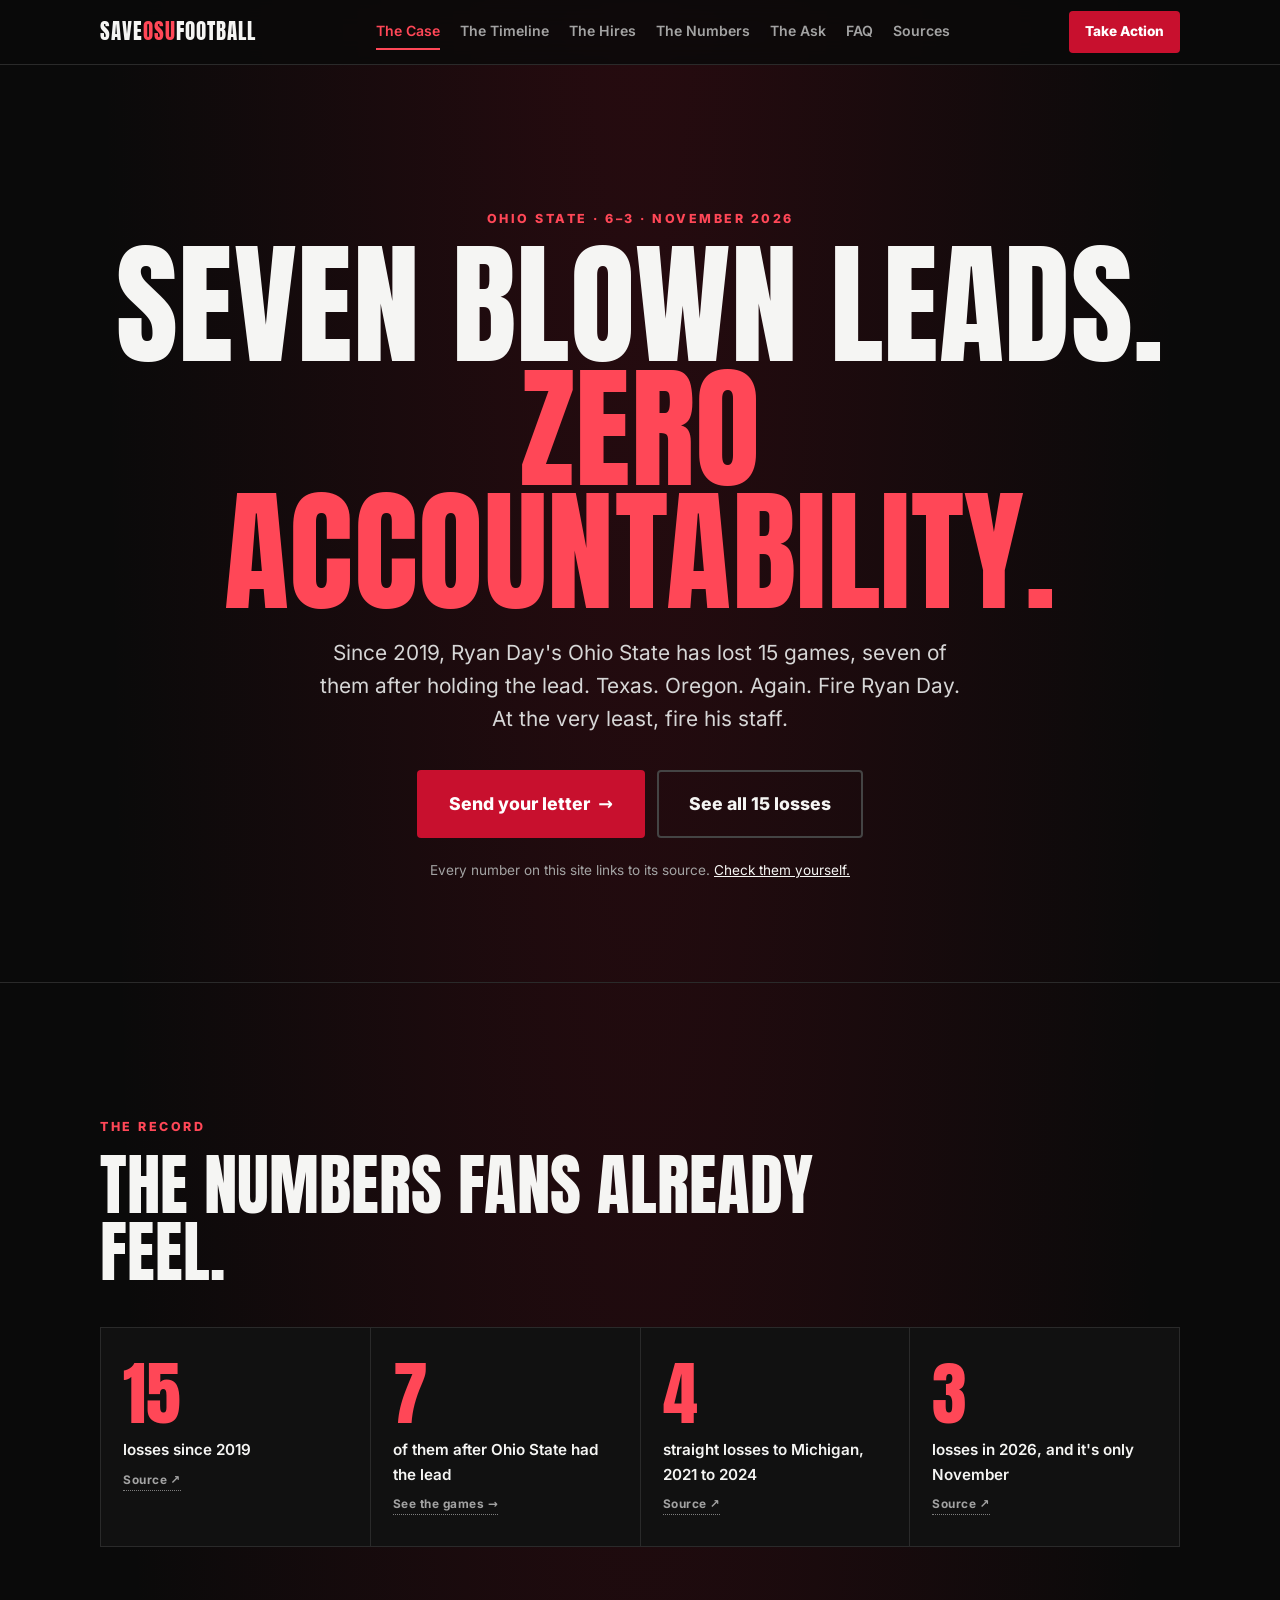
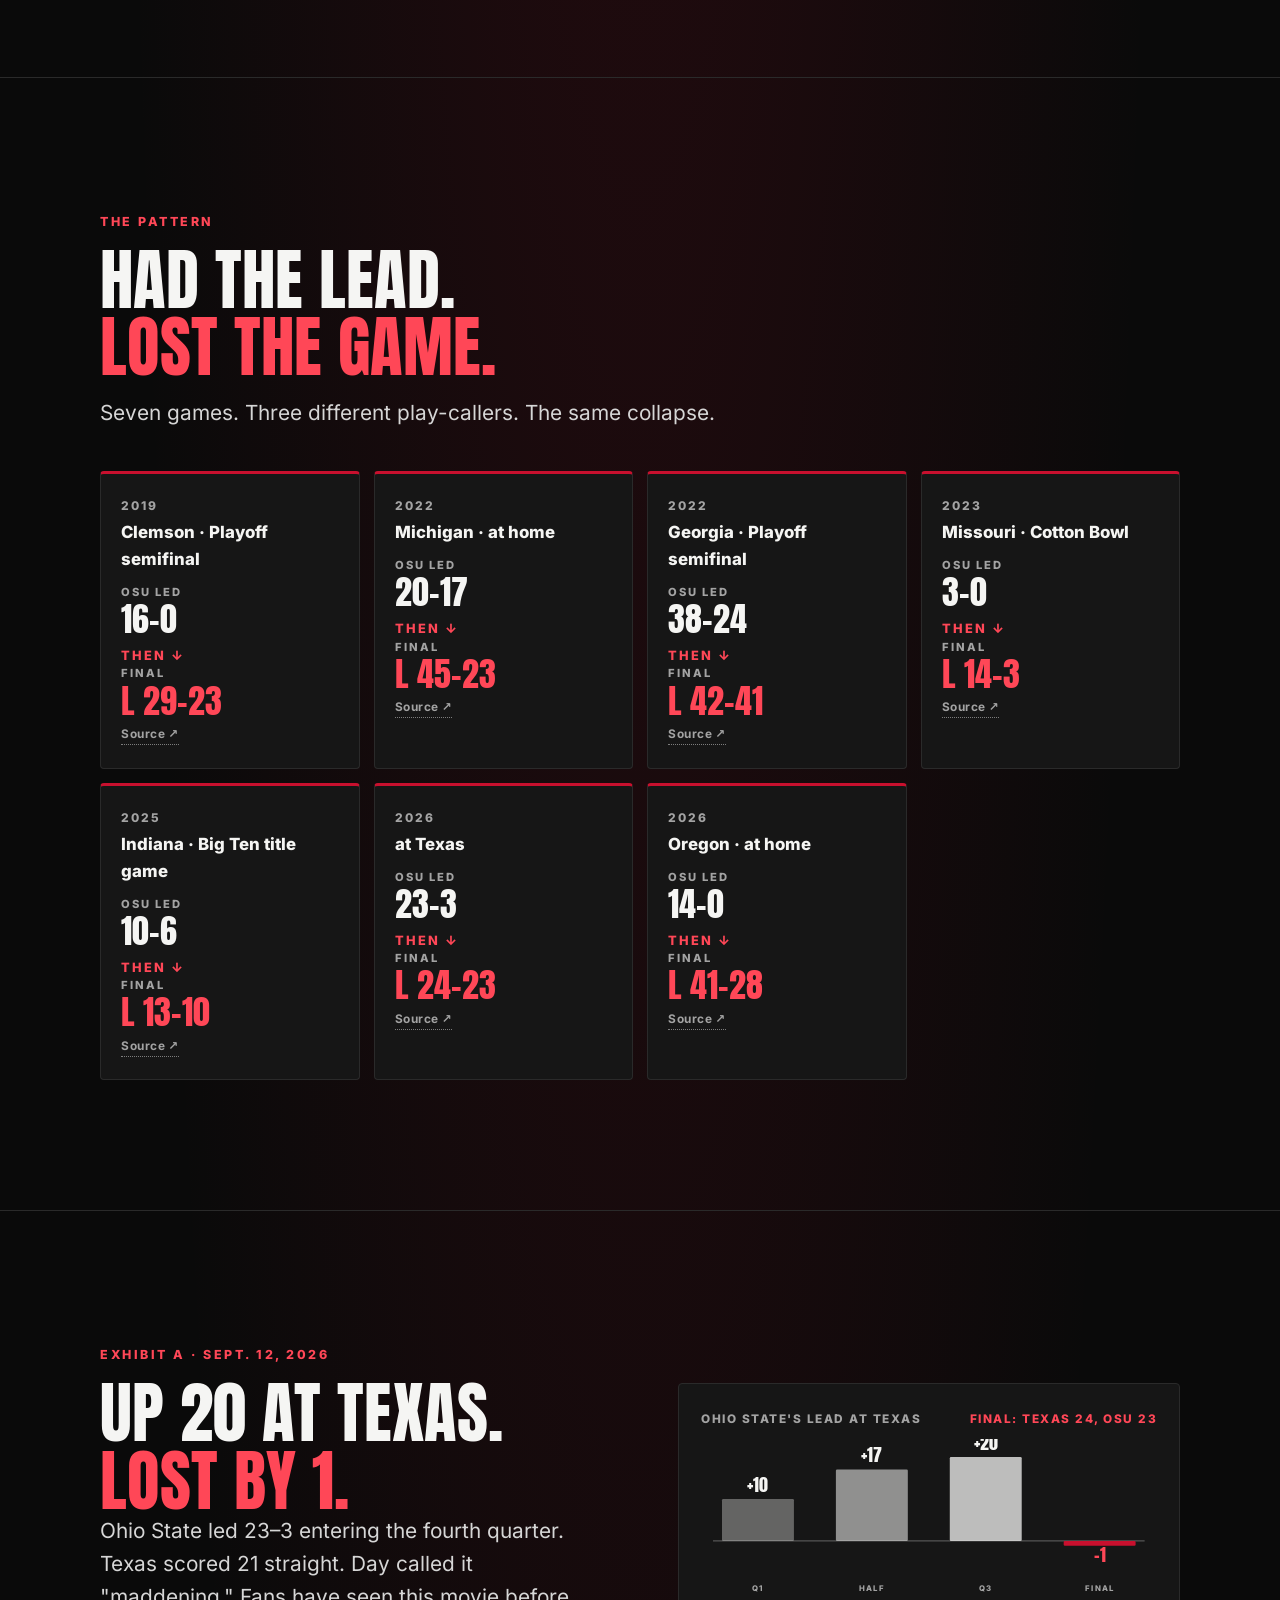
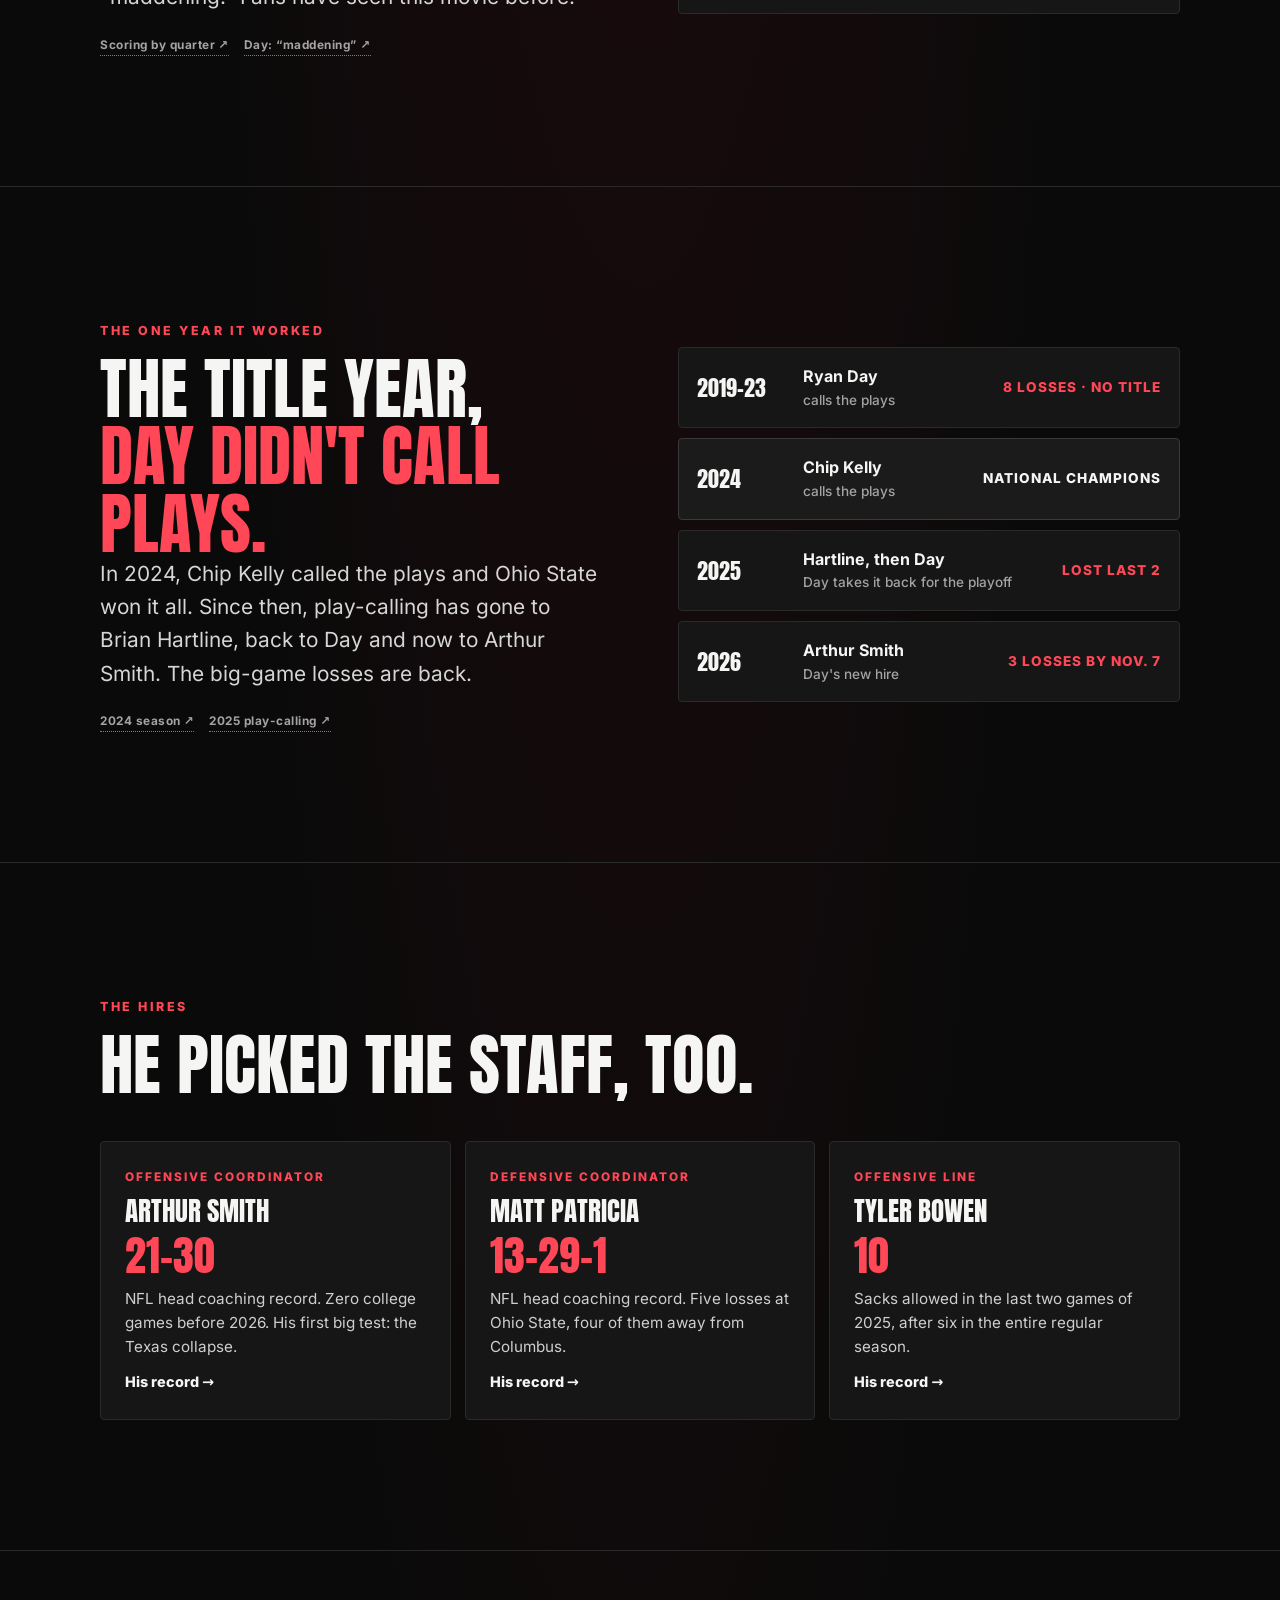
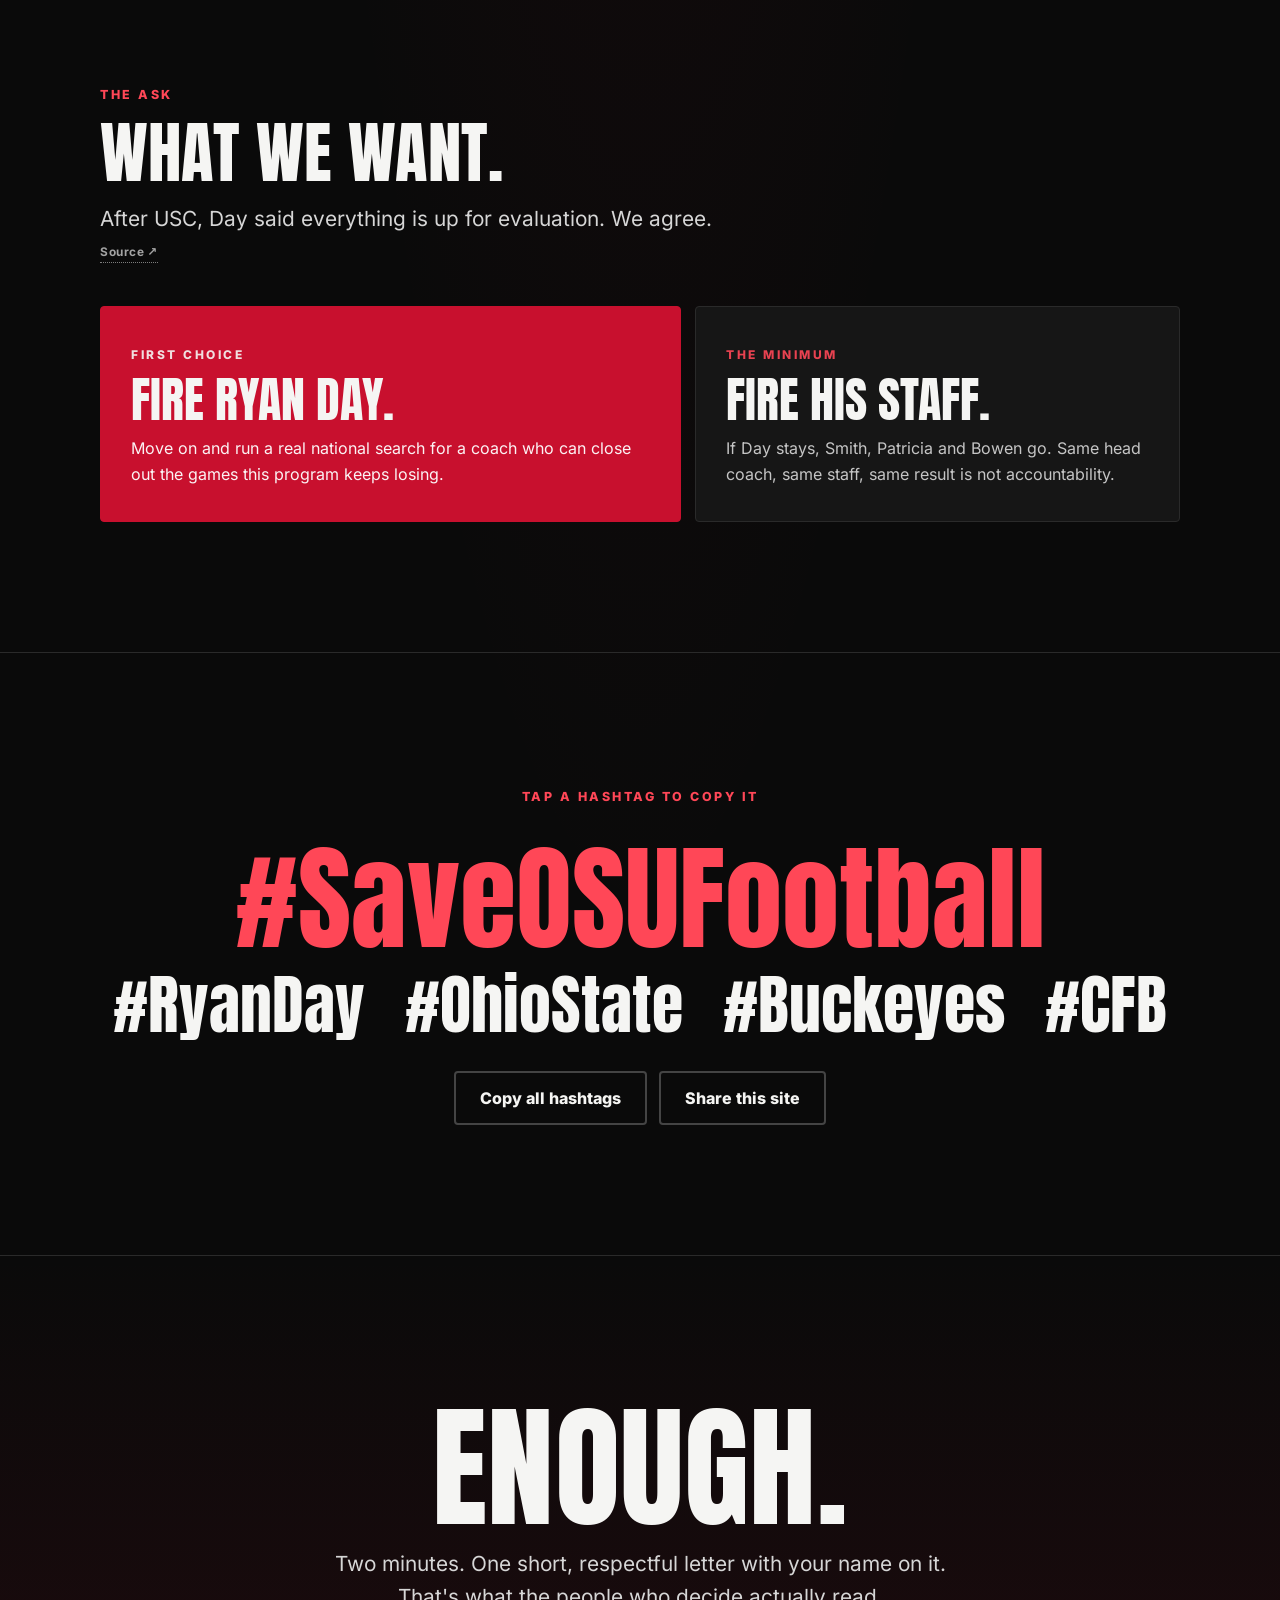
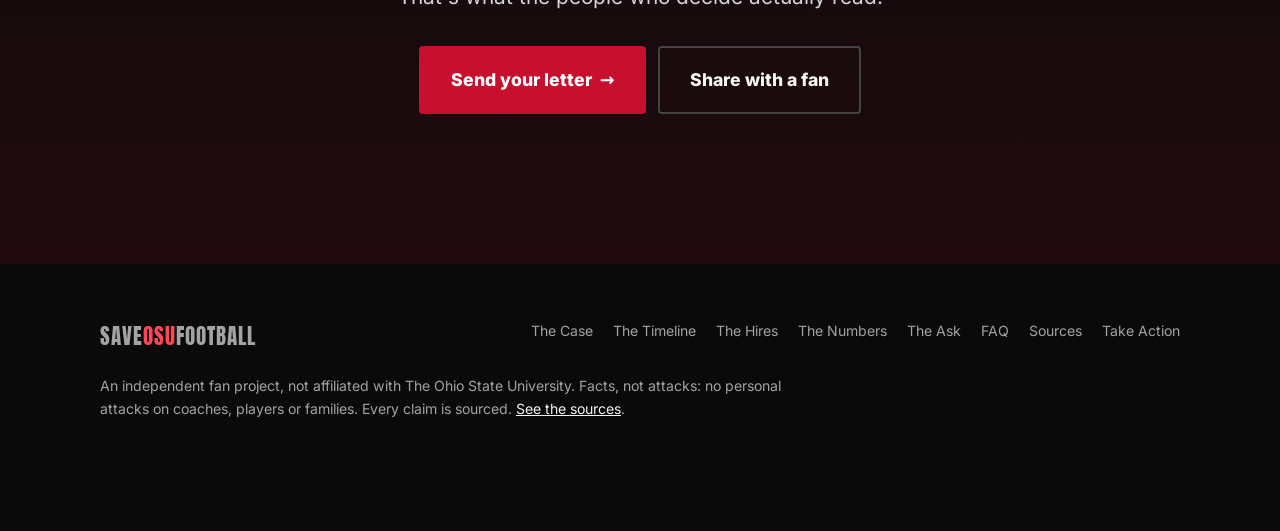
<file: index.html>
<!DOCTYPE html>
<html lang="en">
<head>
<meta charset="UTF-8">
<meta name="viewport" content="width=device-width, initial-scale=1.0, viewport-fit=cover">
<title>Ryan Day Hot Seat: 7 Blown Leads, 15 Losses | Save OSU Football</title>
<meta name="description" content="Since 2019, Ryan Day&#x27;s Ohio State has lost 15 games, seven after holding the lead. See the sourced record and email the athletic director in two minutes.">
<meta name="robots" content="index, follow, max-image-preview:large">
<meta property="og:locale" content="en_US">
<meta name="theme-color" content="#0a0a0a">
<meta property="og:type" content="website">
<meta property="og:title" content="Ryan Day Hot Seat: 7 Blown Leads, 15 Losses | Save OSU Football">
<meta property="og:description" content="Since 2019, Ryan Day&#x27;s Ohio State has lost 15 games, seven after holding the lead. See the sourced record and email the athletic director in two minutes.">
<meta property="og:site_name" content="Save OSU Football">
<meta property="og:image" content="https://saveosufootball.com/assets/og.jpg">
<meta property="og:image:width" content="1200">
<meta property="og:image:height" content="630">
<meta property="og:image:type" content="image/jpeg">
<meta property="og:image:alt" content="Seven blown leads. Zero accountability. Michigan 13, Ohio State 10, Nov. 30, 2024, the fourth straight loss. Save OSU Football.">
<meta name="twitter:card" content="summary_large_image">
<meta name="twitter:title" content="Ryan Day Hot Seat: 7 Blown Leads, 15 Losses | Save OSU Football">
<meta name="twitter:description" content="Since 2019, Ryan Day&#x27;s Ohio State has lost 15 games, seven after holding the lead. See the sourced record and email the athletic director in two minutes.">
<meta name="twitter:image" content="https://saveosufootball.com/assets/og.jpg">
<meta name="twitter:image:alt" content="Seven blown leads. Zero accountability. Save OSU Football.">
<link rel="icon" href="assets/icons/favicon.svg" type="image/svg+xml">
<link rel="icon" href="assets/icons/favicon-32.png" sizes="32x32" type="image/png">
<link rel="apple-touch-icon" href="assets/icons/apple-touch-icon.png">
<link rel="manifest" href="site.webmanifest">
<link rel="preload" href="assets/fonts/anton-latin-400-normal.woff2" as="font" type="font/woff2" crossorigin>
<link rel="preload" href="assets/fonts/inter-latin-400-normal.woff2" as="font" type="font/woff2" crossorigin>
<link rel="stylesheet" href="assets/site.css">
<link rel="canonical" href="https://saveosufootball.com/">
<meta property="og:url" content="https://saveosufootball.com/">
<script src="assets/analytics.js"></script>
<script>document.documentElement.classList.add('js');</script>
<script type="application/ld+json">{"@context": "https://schema.org", "@type": "WebSite", "name": "Save OSU Football", "url": "https://saveosufootball.com/", "description": "A sourced fan campaign for accountability in Ohio State football.", "inLanguage": "en-US"}</script>
<script type="application/ld+json">{"@context": "https://schema.org", "@type": "Organization", "name": "Save OSU Football", "url": "https://saveosufootball.com/", "logo": "https://saveosufootball.com/assets/icons/icon-512.png"}</script>
</head>
<body>
<a class="skip" href="#main">Skip to main content</a>
<header class="site-head">
  <div class="wrap head-row">
    <a href="./" class="logo" aria-label="Save OSU Football, home">SAVE<span>OSU</span>FOOTBALL</a>
    <nav class="links" id="primary-nav" aria-label="Main">
        <a href="./" class="current" aria-current="page">The Case</a>
        <a href="timeline/">The Timeline</a>
        <a href="hires/">The Hires</a>
        <a href="numbers/">The Numbers</a>
        <a href="#the-ask">The Ask</a>
        <a href="faq/">FAQ</a>
        <a href="sources/">Sources</a>
    </nav>
    <div class="head-right">
      <a href="take-action/" data-track="CTA: Nav" class="nav-cta">Take Action</a>
      <button class="menu-toggle" id="menuToggle" aria-expanded="false" aria-controls="primary-nav" aria-label="Open menu">☰</button>
    </div>
  </div>
</header>
<main id="main">

<section class="hero" data-hide-sticky>
  <div class="wrap" data-parallax>
    <span class="kicker rv">Ohio State · 6–3 · November 2026</span>
    <h1 class="h-xl rv">Seven blown leads.<br><span class="red">Zero accountability.</span></h1>
    <p class="lede rv">Since 2019, Ryan Day's Ohio State has lost 15 games, seven of them after holding the lead. Texas. Oregon. Again. Fire Ryan Day. At the very least, fire his staff.</p>
    <div class="btn-row rv">
      <a data-track="CTA: Send Letter" href="take-action/" class="btn btn-primary btn-big">Send your letter <span aria-hidden="true">→</span></a>
      <a href="timeline/" class="btn btn-ghost btn-big">See all 15 losses</a>
    </div>
    <p class="trust rv">Every number on this site links to its source. <a href="sources/">Check them yourself.</a></p>
  </div>
</section>

<div class="urgency" data-countdown-wrap>
  Michigan comes to Columbus on Nov. 28. We can't afford to lose to TTUN. You have <strong data-countdown="2026-11-28T12:00:00-05:00">3 weeks</strong> to be heard. <a href="take-action/">Send your letter →</a>
</div>

<section class="sec">
  <div class="wrap">
    <div class="sec-head rv">
      <span class="kicker">The record</span>
      <h2 class="h-lg">The numbers fans already feel.</h2>
    </div>
    <div class="stats">
      <div class="stat rv"><div class="n" data-count="15">15</div><div class="l">losses since 2019</div><a class="src" href="https://en.wikipedia.org/wiki/Ryan_Day" target="_blank" rel="noopener noreferrer">Source ↗<span class="visually-hidden"> (opens in a new tab)</span></a></div>
      <div class="stat rv"><div class="n" data-count="7">7</div><div class="l">of them after Ohio State had the lead</div><a class="src" href="timeline/">See the games →</a></div>
      <div class="stat rv"><div class="n" data-count="4">4</div><div class="l">straight losses to Michigan, 2021 to 2024</div><a class="src" href="https://en.wikipedia.org/wiki/Ryan_Day" target="_blank" rel="noopener noreferrer">Source ↗<span class="visually-hidden"> (opens in a new tab)</span></a></div>
      <div class="stat rv"><div class="n" data-count="3">3</div><div class="l">losses in 2026, and it's only November</div><a class="src" href="https://www.espn.com/college-football/team/schedule/_/id/194/ohio-state-buckeyes" target="_blank" rel="noopener noreferrer">Source ↗<span class="visually-hidden"> (opens in a new tab)</span></a></div>
    </div>
  </div>
</section>

<section class="sec">
  <div class="wrap">
    <div class="sec-head rv">
      <span class="kicker">The pattern</span>
      <h2 class="h-lg">Had the lead.<br><span class="red">Lost the game.</span></h2>
      <p class="lede">Seven games. Three different play-callers. The same collapse.</p>
    </div>
    <div class="collapse-grid">
    <article class="cc rv">
      <div class="yr">2019</div>
      <h3 class="opp">Clemson · Playoff semifinal</h3>
      <div class="led"><small>OSU LED</small>16–0</div>
      <div class="arrow" aria-hidden="true">THEN ↓</div>
      <div class="lost"><small>FINAL</small>L 29–23</div>
      <a class="src" href="https://elevenwarriors.com/ohio-state-football/2019-fiesta-bowl/2019/12/110939/ohio-state-comes-up-short-against-clemson-again-29-23-for-season-ending-loss-in-college-football" target="_blank" rel="noopener noreferrer">Source ↗<span class="visually-hidden"> (opens in a new tab)</span></a>
    </article>
    <article class="cc rv">
      <div class="yr">2022</div>
      <h3 class="opp">Michigan · at home</h3>
      <div class="led"><small>OSU LED</small>20–17</div>
      <div class="arrow" aria-hidden="true">THEN ↓</div>
      <div class="lost"><small>FINAL</small>L 45–23</div>
      <a class="src" href="https://www.si.com/college/ohiostate/football/ohio-state-spectacular-collapse-ends-regular-season-in-crushing-loss-to-michigan" target="_blank" rel="noopener noreferrer">Source ↗<span class="visually-hidden"> (opens in a new tab)</span></a>
    </article>
    <article class="cc rv">
      <div class="yr">2022</div>
      <h3 class="opp">Georgia · Playoff semifinal</h3>
      <div class="led"><small>OSU LED</small>38–24</div>
      <div class="arrow" aria-hidden="true">THEN ↓</div>
      <div class="lost"><small>FINAL</small>L 42–41</div>
      <a class="src" href="https://www.ncaa.com/live-updates/football/fbs/georgia-defeats-ohio-state-wins-peach-bowl-42-41-advance-college-football-playoff-final" target="_blank" rel="noopener noreferrer">Source ↗<span class="visually-hidden"> (opens in a new tab)</span></a>
    </article>
    <article class="cc rv">
      <div class="yr">2023</div>
      <h3 class="opp">Missouri · Cotton Bowl</h3>
      <div class="led"><small>OSU LED</small>3–0</div>
      <div class="arrow" aria-hidden="true">THEN ↓</div>
      <div class="lost"><small>FINAL</small>L 14–3</div>
      <a class="src" href="https://sportsnaut.com/no-9-missouri-rallies-to-beat-no-7-ohio-state-in-cotton-bowl" target="_blank" rel="noopener noreferrer">Source ↗<span class="visually-hidden"> (opens in a new tab)</span></a>
    </article>
    <article class="cc rv">
      <div class="yr">2025</div>
      <h3 class="opp">Indiana · Big Ten title game</h3>
      <div class="led"><small>OSU LED</small>10–6</div>
      <div class="arrow" aria-hidden="true">THEN ↓</div>
      <div class="lost"><small>FINAL</small>L 13–10</div>
      <a class="src" href="https://en.wikipedia.org/wiki/2025_Ohio_State_Buckeyes_football_team" target="_blank" rel="noopener noreferrer">Source ↗<span class="visually-hidden"> (opens in a new tab)</span></a>
    </article>
    <article class="cc rv">
      <div class="yr">2026</div>
      <h3 class="opp">at Texas</h3>
      <div class="led"><small>OSU LED</small>23–3</div>
      <div class="arrow" aria-hidden="true">THEN ↓</div>
      <div class="lost"><small>FINAL</small>L 24–23</div>
      <a class="src" href="https://www.landgrantholyland.com/ohio-state-football/121714/ohio-state-buckeyes-football-texas-longhorns-loss-ryan-day-2026" target="_blank" rel="noopener noreferrer">Source ↗<span class="visually-hidden"> (opens in a new tab)</span></a>
    </article>
    <article class="cc rv">
      <div class="yr">2026</div>
      <h3 class="opp">Oregon · at home</h3>
      <div class="led"><small>OSU LED</small>14–0</div>
      <div class="arrow" aria-hidden="true">THEN ↓</div>
      <div class="lost"><small>FINAL</small>L 41–28</div>
      <a class="src" href="https://autzenzoo.com/5-winners-and-1-loser-from-oregon-ruining-ohio-state-s-season-in-columbus" target="_blank" rel="noopener noreferrer">Source ↗<span class="visually-hidden"> (opens in a new tab)</span></a>
    </article>
    </div>
  </div>
</section>

<section class="sec">
  <div class="wrap split">
    <div class="rv">
      <span class="kicker">Exhibit A · Sept. 12, 2026</span>
      <h2 class="h-lg">Up 20 at Texas.<br><span class="red">Lost by 1.</span></h2>
      <p class="lede">Ohio State led 23–3 entering the fourth quarter. Texas scored 21 straight. Day called it "maddening." Fans have seen this movie before.</p>
      <p style="margin-top:14px"><a class="src" href="https://en.wikipedia.org/wiki/2026_Ohio_State_Buckeyes_football_team" target="_blank" rel="noopener noreferrer">Scoring by quarter ↗<span class="visually-hidden"> (opens in a new tab)</span></a> &nbsp; <a class="src" href="https://www.ajc.com/news/2026/09/ryan-day-calls-ohio-states-texas-collapse-maddening-as-sixth-ranked-buckeyes-seek-quick-fixes/" target="_blank" rel="noopener noreferrer">Day: “maddening” ↗<span class="visually-hidden"> (opens in a new tab)</span></a></p>
    </div>
    <figure class="chart rv">
      <div class="chart-top"><span>OHIO STATE'S LEAD AT TEXAS</span><span class="now">FINAL: TEXAS 24, OSU 23</span></div>
      <svg viewBox="0 0 760 260" role="img" aria-labelledby="chartT chartD">
  <title id="chartT">Ohio State's lead at Texas, by quarter</title>
  <desc id="chartD">Ohio State led by 10 after the first quarter, 17 at halftime and 20 after three quarters. Texas scored 21 unanswered points in the fourth quarter. Final: Texas 24, Ohio State 23.</desc>
  <line x1="20" y1="170" x2="740" y2="170" stroke="#555" stroke-width="2"/>
  <rect class="bar" x="35.0" y="100" width="120" height="70" fill="#f5f5f3" opacity="0.35" rx="2"/><text x="95.0" y="88" text-anchor="middle" font-family="Anton,Impact,sans-serif" font-size="30" fill="#f5f5f3">+10</text><text x="95.0" y="254" text-anchor="middle" font-family="Inter,Arial,sans-serif" font-weight="800" font-size="13" letter-spacing="2" fill="#a3a3a3">Q1</text><rect class="bar" x="225.0" y="51" width="120" height="119" fill="#f5f5f3" opacity="0.55" rx="2"/><text x="285.0" y="39" text-anchor="middle" font-family="Anton,Impact,sans-serif" font-size="30" fill="#f5f5f3">+17</text><text x="285.0" y="254" text-anchor="middle" font-family="Inter,Arial,sans-serif" font-weight="800" font-size="13" letter-spacing="2" fill="#a3a3a3">HALF</text><rect class="bar" x="415.0" y="30" width="120" height="140" fill="#f5f5f3" opacity="0.75" rx="2"/><text x="475.0" y="18" text-anchor="middle" font-family="Anton,Impact,sans-serif" font-size="30" fill="#f5f5f3">+20</text><text x="475.0" y="254" text-anchor="middle" font-family="Inter,Arial,sans-serif" font-weight="800" font-size="13" letter-spacing="2" fill="#a3a3a3">Q3</text><rect class="bar" x="605.0" y="170" width="120" height="8" fill="#c8102e" opacity="1" rx="2"/><text x="665.0" y="206" text-anchor="middle" font-family="Anton,Impact,sans-serif" font-size="30" fill="#ff4757">−1</text><text x="665.0" y="254" text-anchor="middle" font-family="Inter,Arial,sans-serif" font-weight="800" font-size="13" letter-spacing="2" fill="#a3a3a3">FINAL</text>
</svg>
    </figure>
  </div>
</section>

<section class="sec">
  <div class="wrap split">
    <div class="rv">
      <span class="kicker">The one year it worked</span>
      <h2 class="h-lg">The title year,<br><span class="red">Day didn't call plays.</span></h2>
      <p class="lede">In 2024, Chip Kelly called the plays and Ohio State won it all. Since then, play-calling has gone to Brian Hartline, back to Day and now to Arthur Smith. The big-game losses are back.</p>
      <p style="margin-top:14px"><a class="src" href="https://en.wikipedia.org/wiki/2024_Ohio_State_Buckeyes_football_team" target="_blank" rel="noopener noreferrer">2024 season ↗<span class="visually-hidden"> (opens in a new tab)</span></a> &nbsp; <a class="src" href="https://africa.espn.com/college-football/story/_/id/43708415/sources-hartline-ohio-state-primary-oc-play-caller" target="_blank" rel="noopener noreferrer">2025 play-calling ↗<span class="visually-hidden"> (opens in a new tab)</span></a></p>
    </div>
    <div class="era">
      <div class="era-row rv"><div class="y">2019–23</div><div class="who">Ryan Day<span>calls the plays</span></div><div class="res">8 LOSSES · NO TITLE</div></div>
      <div class="era-row win rv"><div class="y">2024</div><div class="who">Chip Kelly<span>calls the plays</span></div><div class="res">NATIONAL CHAMPIONS</div></div>
      <div class="era-row rv"><div class="y">2025</div><div class="who">Hartline, then Day<span>Day takes it back for the playoff</span></div><div class="res">LOST LAST 2</div></div>
      <div class="era-row rv"><div class="y">2026</div><div class="who">Arthur Smith<span>Day's new hire</span></div><div class="res">3 LOSSES BY NOV. 7</div></div>
    </div>
  </div>
</section>

<section class="sec">
  <div class="wrap">
    <div class="sec-head rv">
      <span class="kicker">The hires</span>
      <h2 class="h-lg">He picked the staff, too.</h2>
    </div>
    <div class="cards3">
      <article class="card rv"><span class="role">OFFENSIVE COORDINATOR</span><h3>Arthur Smith</h3><div class="big">21–30</div><p>NFL head coaching record. Zero college games before 2026. His first big test: the Texas collapse.</p><a class="more" href="hires/#smith">His record →</a></article>
      <article class="card rv"><span class="role">DEFENSIVE COORDINATOR</span><h3>Matt Patricia</h3><div class="big">13–29–1</div><p>NFL head coaching record. Five losses at Ohio State, four of them away from Columbus.</p><a class="more" href="hires/#patricia">His record →</a></article>
      <article class="card rv"><span class="role">OFFENSIVE LINE</span><h3>Tyler Bowen</h3><div class="big">10</div><p>Sacks allowed in the last two games of 2025, after six in the entire regular season.</p><a class="more" href="hires/#bowen">His record →</a></article>
    </div>
  </div>
</section>

<section class="sec" id="the-ask">
  <div class="wrap">
    <div class="sec-head rv">
      <span class="kicker">The ask</span>
      <h2 class="h-lg">What we want.</h2>
      <p class="lede">After USC, Day said everything is up for evaluation. We agree.</p>
      <p><a class="src" href="https://spectrumnews1.com/oh/columbus/news/2026/11/04/ryan-day--everything-up-for-evaluation-after-loss" target="_blank" rel="noopener noreferrer">Source ↗<span class="visually-hidden"> (opens in a new tab)</span></a></p>
    </div>
    <div class="ask">
      <div class="ask-card primary rv"><span class="tag">FIRST CHOICE</span><h3>Fire Ryan Day.</h3><p>Move on and run a real national search for a coach who can close out the games this program keeps losing.</p></div>
      <div class="ask-card rv"><span class="tag red">THE MINIMUM</span><h3>Fire his staff.</h3><p>If Day stays, Smith, Patricia and Bowen go. Same head coach, same staff, same result is not accountability.</p></div>
    </div>
  </div>
</section>

<section class="sec tags" id="hashtags">
  <div class="wrap">
    <span class="kicker rv">Tap a hashtag to copy it</span>
    <div class="tag-wall">
      <button type="button" class="tag-big main rv" data-tag="#SaveOSUFootball">#SaveOSUFootball</button>
      <button type="button" class="tag-big rv" data-tag="#RyanDay">#RyanDay</button>
      <button type="button" class="tag-big rv" data-tag="#OhioState">#OhioState</button>
      <button type="button" class="tag-big rv" data-tag="#Buckeyes">#Buckeyes</button>
      <button type="button" class="tag-big rv" data-tag="#CFB">#CFB</button>
    </div>
    <div class="btn-row rv" style="justify-content:center">
      <button type="button" class="btn btn-ghost" id="copyAllTags">Copy all hashtags</button>
      <button type="button" class="btn btn-ghost" data-share>Share this site</button>
    </div>
  </div>
</section>

<section class="final" data-hide-sticky>
  <div class="wrap">
    <h2 class="h-xl rv">Enough.</h2>
    <p class="lede rv">Two minutes. One short, respectful letter with your name on it. That's what the people who decide actually read.</p>
    <div class="btn-row rv">
      <a data-track="CTA: Send Letter" href="take-action/" class="btn btn-primary btn-big">Send your letter <span aria-hidden="true">→</span></a>
      <button type="button" class="btn btn-ghost btn-big" data-share>Share with a fan</button>
    </div>
  </div>
</section>

</main>
<footer data-hide-sticky>
  <div class="wrap">
    <div class="foot-row">
      <a href="./" class="logo">SAVE<span>OSU</span>FOOTBALL</a>
      <nav class="foot-links" aria-label="Footer">
        <a href="./">The Case</a>
        <a href="timeline/">The Timeline</a>
        <a href="hires/">The Hires</a>
        <a href="numbers/">The Numbers</a>
        <a href="#the-ask">The Ask</a>
        <a href="faq/">FAQ</a>
        <a href="sources/">Sources</a>
        <a href="take-action/">Take Action</a>
      </nav>
    </div>
    <p class="foot-note">An independent fan project, not affiliated with The Ohio State University. Facts, not attacks: no personal attacks on coaches, players or families. Every claim is sourced. <a href="sources/">See the sources</a>.</p>
  </div>
</footer>
<div class="sticky-cta" id="stickyCta" aria-hidden="true">
  <a href="take-action/" tabindex="-1" data-track="CTA: Sticky Bar">Send your letter · 2 minutes →</a>
</div>
<div id="sr-status" class="visually-hidden" role="status" aria-live="polite"></div>
<script src="assets/site.js" defer></script>
</body>
</html>
</file>
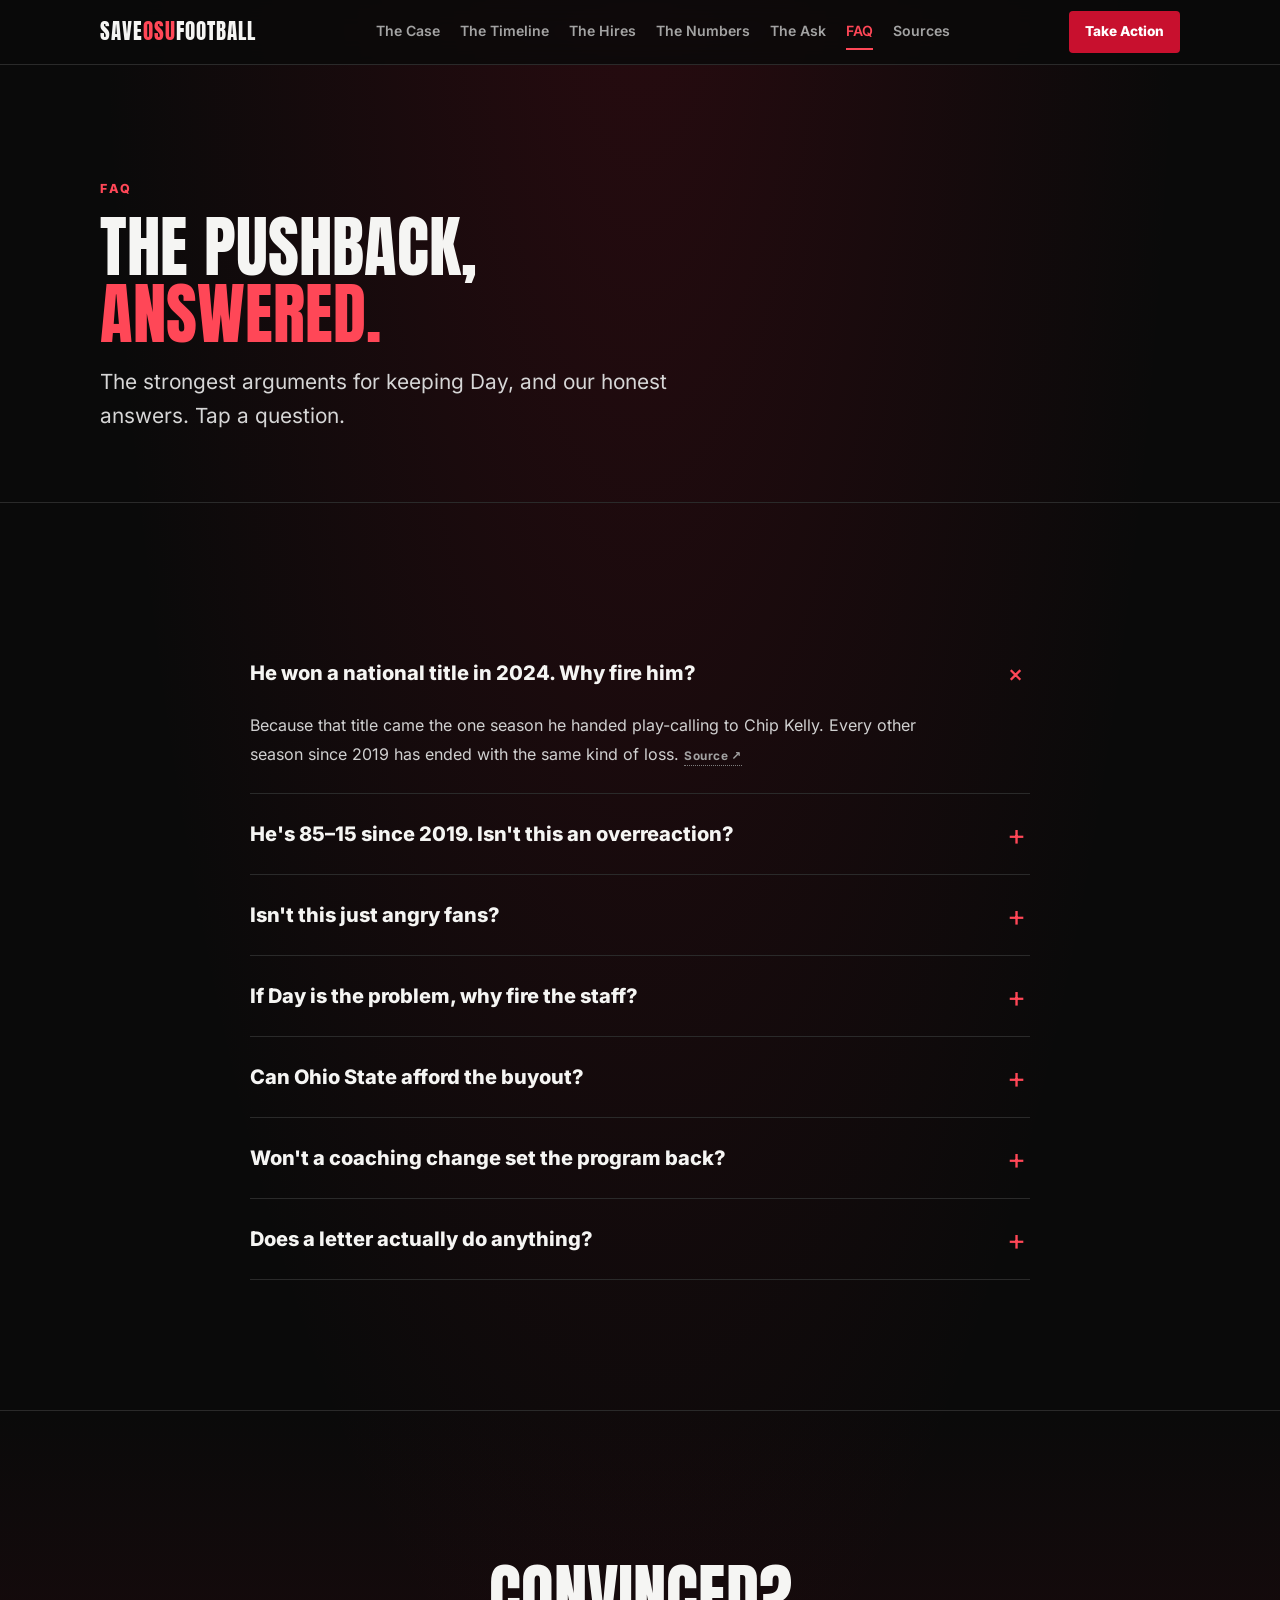
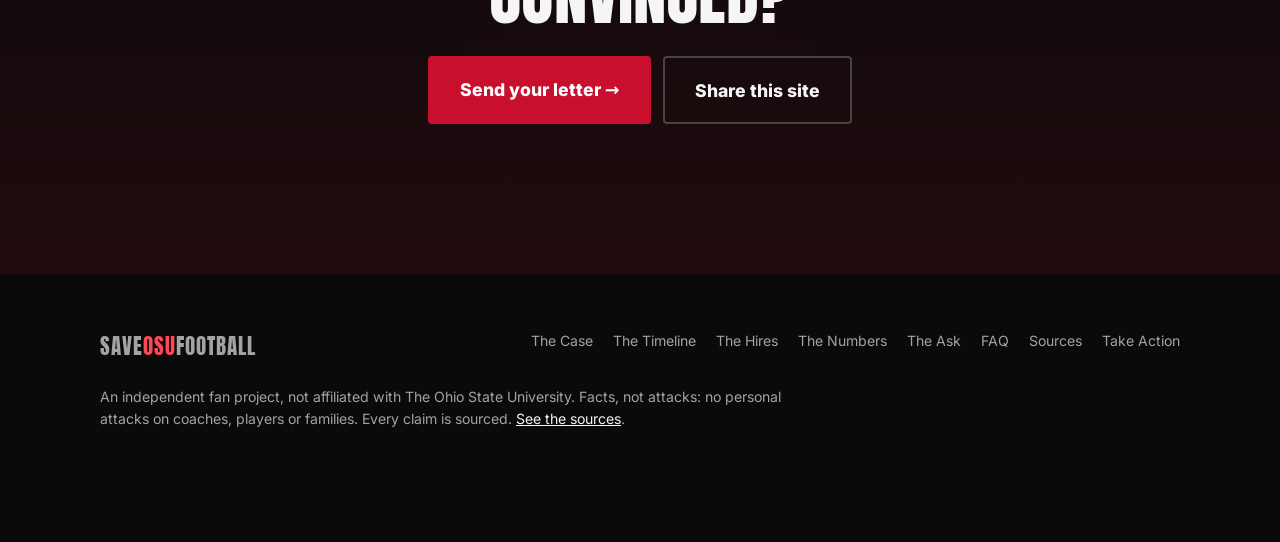
<file: faq/index.html>
<!DOCTYPE html>
<html lang="en">
<head>
<meta charset="UTF-8">
<meta name="viewport" content="width=device-width, initial-scale=1.0, viewport-fit=cover">
<title>Should Ohio State Fire Ryan Day? FAQ | Save OSU Football</title>
<meta name="description" content="The strongest arguments for keeping Ryan Day, answered: the 2024 national title, his overall record, the buyout and what a coaching change would mean.">
<meta name="robots" content="index, follow, max-image-preview:large">
<meta property="og:locale" content="en_US">
<meta name="theme-color" content="#0a0a0a">
<meta property="og:type" content="website">
<meta property="og:title" content="Should Ohio State Fire Ryan Day? FAQ | Save OSU Football">
<meta property="og:description" content="The strongest arguments for keeping Ryan Day, answered: the 2024 national title, his overall record, the buyout and what a coaching change would mean.">
<meta property="og:site_name" content="Save OSU Football">
<meta property="og:image" content="https://saveosufootball.com/assets/og.jpg">
<meta property="og:image:width" content="1200">
<meta property="og:image:height" content="630">
<meta property="og:image:type" content="image/jpeg">
<meta property="og:image:alt" content="Seven blown leads. Zero accountability. Michigan 13, Ohio State 10, Nov. 30, 2024, the fourth straight loss. Save OSU Football.">
<meta name="twitter:card" content="summary_large_image">
<meta name="twitter:title" content="Should Ohio State Fire Ryan Day? FAQ | Save OSU Football">
<meta name="twitter:description" content="The strongest arguments for keeping Ryan Day, answered: the 2024 national title, his overall record, the buyout and what a coaching change would mean.">
<meta name="twitter:image" content="https://saveosufootball.com/assets/og.jpg">
<meta name="twitter:image:alt" content="Seven blown leads. Zero accountability. Save OSU Football.">
<link rel="icon" href="../assets/icons/favicon.svg" type="image/svg+xml">
<link rel="icon" href="../assets/icons/favicon-32.png" sizes="32x32" type="image/png">
<link rel="apple-touch-icon" href="../assets/icons/apple-touch-icon.png">
<link rel="manifest" href="../site.webmanifest">
<link rel="preload" href="../assets/fonts/anton-latin-400-normal.woff2" as="font" type="font/woff2" crossorigin>
<link rel="preload" href="../assets/fonts/inter-latin-400-normal.woff2" as="font" type="font/woff2" crossorigin>
<link rel="stylesheet" href="../assets/site.css">
<link rel="canonical" href="https://saveosufootball.com/faq/">
<meta property="og:url" content="https://saveosufootball.com/faq/">
<script src="../assets/analytics.js"></script>
<script>document.documentElement.classList.add('js');</script>
<script type="application/ld+json">{"@context": "https://schema.org", "@type": "FAQPage", "mainEntity": [{"@type": "Question", "name": "He won a national title in 2024. Why fire him?", "acceptedAnswer": {"@type": "Answer", "text": "Because that title came the one season he handed play-calling to Chip Kelly. Every other season since 2019 has ended with the same kind of loss. Source"}}, {"@type": "Question", "name": "He's 85–15 since 2019. Isn't this an overreaction?", "acceptedAnswer": {"@type": "Answer", "text": "That record is excellent against most of the schedule. But seven of those 15 losses came after Ohio State had the lead, and they pile up in the games that decide championships: Michigan, the Big Ten title game and the playoff."}}, {"@type": "Question", "name": "Isn't this just angry fans?", "acceptedAnswer": {"@type": "Answer", "text": "We are angry. That's exactly why everything here is sourced. Check any number on the Sources page."}}, {"@type": "Question", "name": "If Day is the problem, why fire the staff?", "acceptedAnswer": {"@type": "Answer", "text": "Day hired them, and they've been on the field for these losses. If the administration keeps Day, changing the coordinators and line coach is the minimum."}}, {"@type": "Question", "name": "Can Ohio State afford the buyout?", "acceptedAnswer": {"@type": "Answer", "text": "The $80.5 million buyout is a maximum, reduced if Day is hired elsewhere. Ohio State athletics brought in a record $336.1 million in FY25. Source"}}, {"@type": "Question", "name": "Won't a coaching change set the program back?", "acceptedAnswer": {"@type": "Answer", "text": "It's a real risk, and we won't pretend otherwise. Running back the same structure after the same result is a risk too."}}, {"@type": "Question", "name": "Does a letter actually do anything?", "acceptedAnswer": {"@type": "Answer", "text": "One letter doesn't. Thousands of short, polite, personal letters to the people who decide do. That's why ours takes two minutes and asks you to add a line in your own words."}}]}</script>
<script type="application/ld+json">{"@context": "https://schema.org", "@type": "BreadcrumbList", "itemListElement": [{"@type": "ListItem", "position": 1, "name": "Home", "item": "https://saveosufootball.com/"}, {"@type": "ListItem", "position": 2, "name": "FAQ", "item": "https://saveosufootball.com/faq/"}]}</script>
</head>
<body>
<a class="skip" href="#main">Skip to main content</a>
<header class="site-head">
  <div class="wrap head-row">
    <a href="../" class="logo" aria-label="Save OSU Football, home">SAVE<span>OSU</span>FOOTBALL</a>
    <nav class="links" id="primary-nav" aria-label="Main">
        <a href="../">The Case</a>
        <a href="../timeline/">The Timeline</a>
        <a href="../hires/">The Hires</a>
        <a href="../numbers/">The Numbers</a>
        <a href="../#the-ask">The Ask</a>
        <a href="../faq/" class="current" aria-current="page">FAQ</a>
        <a href="../sources/">Sources</a>
    </nav>
    <div class="head-right">
      <a href="../take-action/" data-track="CTA: Nav" class="nav-cta">Take Action</a>
      <button class="menu-toggle" id="menuToggle" aria-expanded="false" aria-controls="primary-nav" aria-label="Open menu">☰</button>
    </div>
  </div>
</header>
<main id="main">

<section class="page-hero" data-hide-sticky>
  <div class="wrap">
    <span class="kicker rv">FAQ</span>
    <h1 class="h-lg rv">The pushback,<br><span class="red">answered.</span></h1>
    <p class="lede rv">The strongest arguments for keeping Day, and our honest answers. Tap a question.</p>
  </div>
</section>
<section class="sec">
  <div class="wrap faq">
    <details class="rv" open><summary>He won a national title in 2024. Why fire him?</summary><div class="a"><p>Because that title came the one season he handed play-calling to Chip Kelly. Every other season since 2019 has ended with the same kind of loss. <a class="src" href="https://en.wikipedia.org/wiki/2024_Ohio_State_Buckeyes_football_team" target="_blank" rel="noopener noreferrer">Source ↗<span class="visually-hidden"> (opens in a new tab)</span></a></p></div></details>
    <details class="rv"><summary>He's 85–15 since 2019. Isn't this an overreaction?</summary><div class="a"><p>That record is excellent against most of the schedule. But seven of those 15 losses came after Ohio State had the lead, and they pile up in the games that decide championships: Michigan, the Big Ten title game and the playoff.</p></div></details>
    <details class="rv"><summary>Isn't this just angry fans?</summary><div class="a"><p>We are angry. That's exactly why everything here is sourced. Check any number on the <a href="../sources/">Sources page</a>.</p></div></details>
    <details class="rv"><summary>If Day is the problem, why fire the staff?</summary><div class="a"><p>Day hired them, and they've been on the field for these losses. If the administration keeps Day, changing the coordinators and line coach is the minimum.</p></div></details>
    <details class="rv"><summary>Can Ohio State afford the buyout?</summary><div class="a"><p>The $80.5 million buyout is a maximum, reduced if Day is hired elsewhere. Ohio State athletics brought in a record $336.1 million in FY25. <a class="src" href="https://news.osu.edu/ohio-state-athletics-sets-record-with-336m-in-fy25-revenue-after-national-championship-season/" target="_blank" rel="noopener noreferrer">Source ↗<span class="visually-hidden"> (opens in a new tab)</span></a></p></div></details>
    <details class="rv"><summary>Won't a coaching change set the program back?</summary><div class="a"><p>It's a real risk, and we won't pretend otherwise. Running back the same structure after the same result is a risk too.</p></div></details>
    <details class="rv"><summary>Does a letter actually do anything?</summary><div class="a"><p>One letter doesn't. Thousands of short, polite, personal letters to the people who decide do. That's why ours takes two minutes and asks you to add a line in your own words.</p></div></details>
  </div>
</section>
<section class="final" data-hide-sticky>
  <div class="wrap">
    <h2 class="h-lg rv">Convinced?</h2>
    <div class="btn-row rv" style="margin-top:28px"><a data-track="CTA: Send Letter" href="../take-action/" class="btn btn-primary btn-big">Send your letter →</a><button type="button" class="btn btn-ghost btn-big" data-share>Share this site</button></div>
  </div>
</section>
</main>
<footer data-hide-sticky>
  <div class="wrap">
    <div class="foot-row">
      <a href="../" class="logo">SAVE<span>OSU</span>FOOTBALL</a>
      <nav class="foot-links" aria-label="Footer">
        <a href="../">The Case</a>
        <a href="../timeline/">The Timeline</a>
        <a href="../hires/">The Hires</a>
        <a href="../numbers/">The Numbers</a>
        <a href="../#the-ask">The Ask</a>
        <a href="../faq/">FAQ</a>
        <a href="../sources/">Sources</a>
        <a href="../take-action/">Take Action</a>
      </nav>
    </div>
    <p class="foot-note">An independent fan project, not affiliated with The Ohio State University. Facts, not attacks: no personal attacks on coaches, players or families. Every claim is sourced. <a href="../sources/">See the sources</a>.</p>
  </div>
</footer>
<div class="sticky-cta" id="stickyCta" aria-hidden="true">
  <a href="../take-action/" tabindex="-1" data-track="CTA: Sticky Bar">Send your letter · 2 minutes →</a>
</div>
<div id="sr-status" class="visually-hidden" role="status" aria-live="polite"></div>
<script src="../assets/site.js" defer></script>
</body>
</html>
</file>
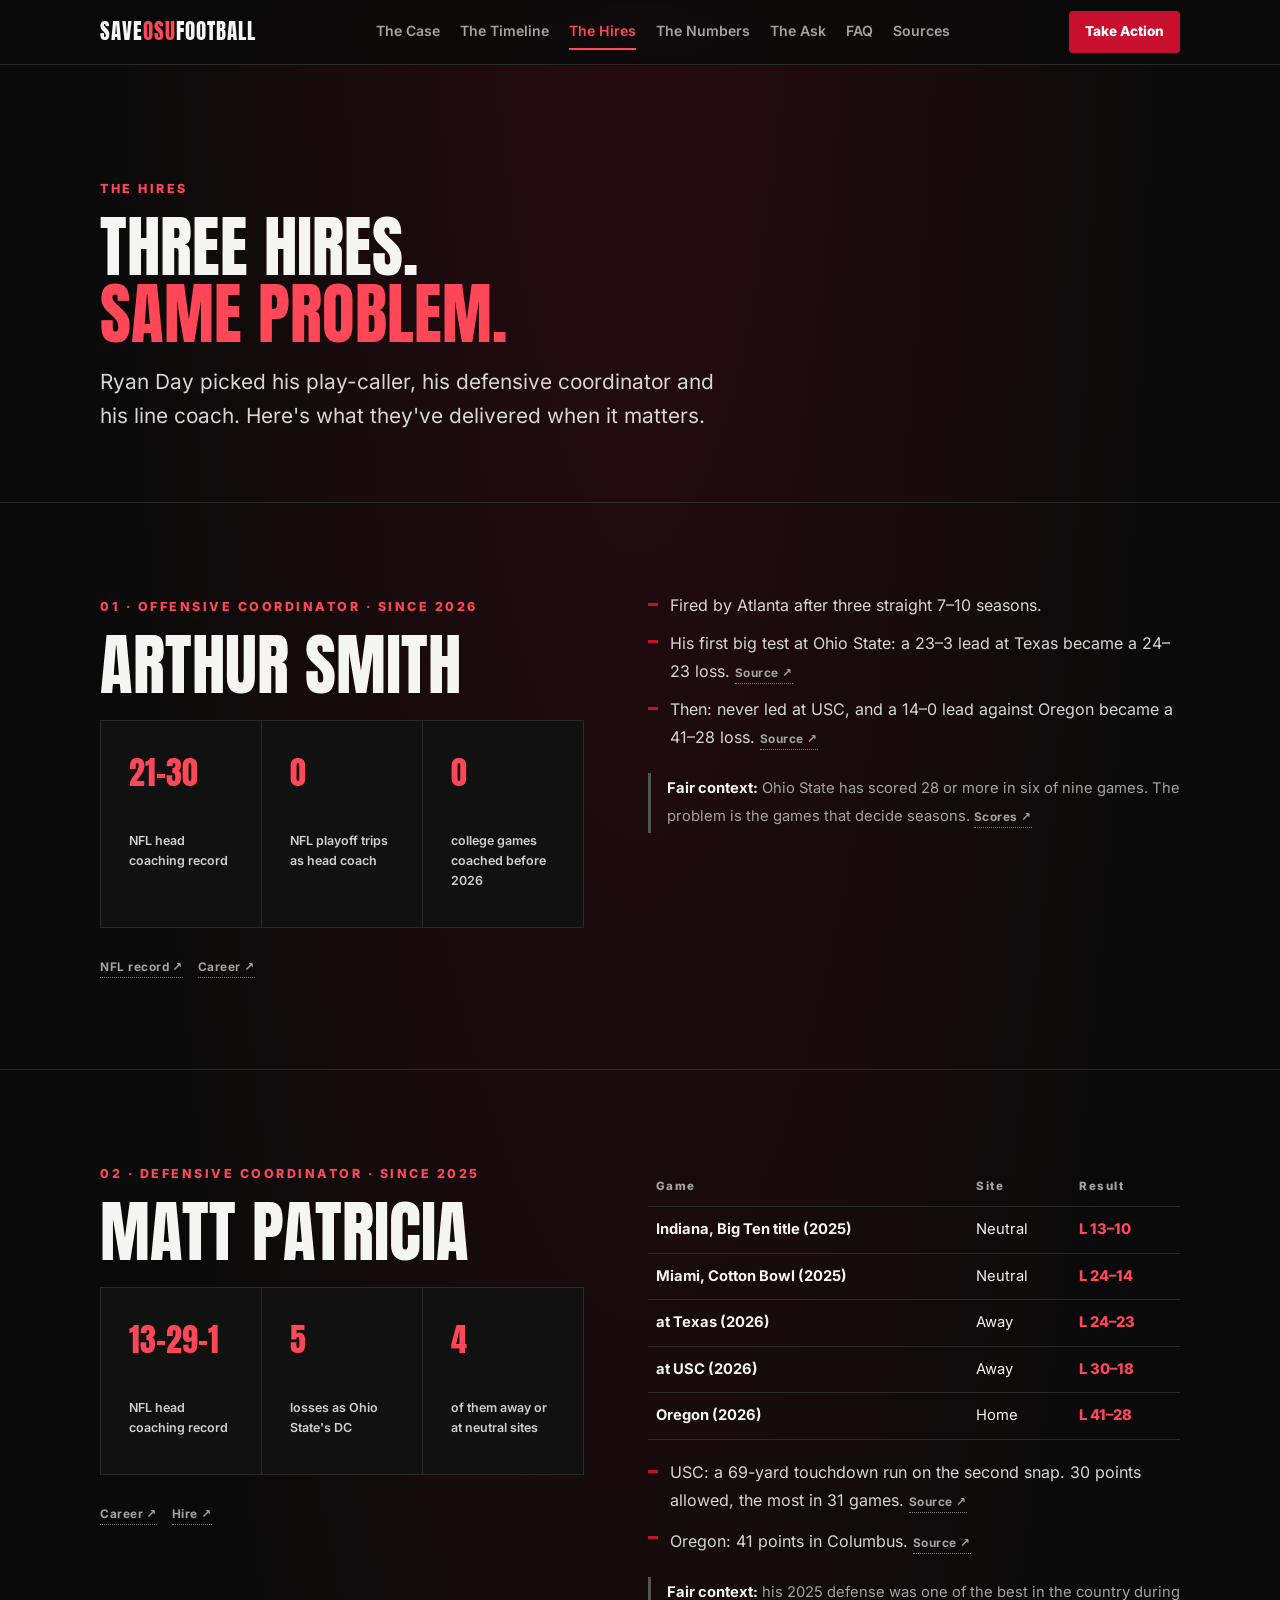
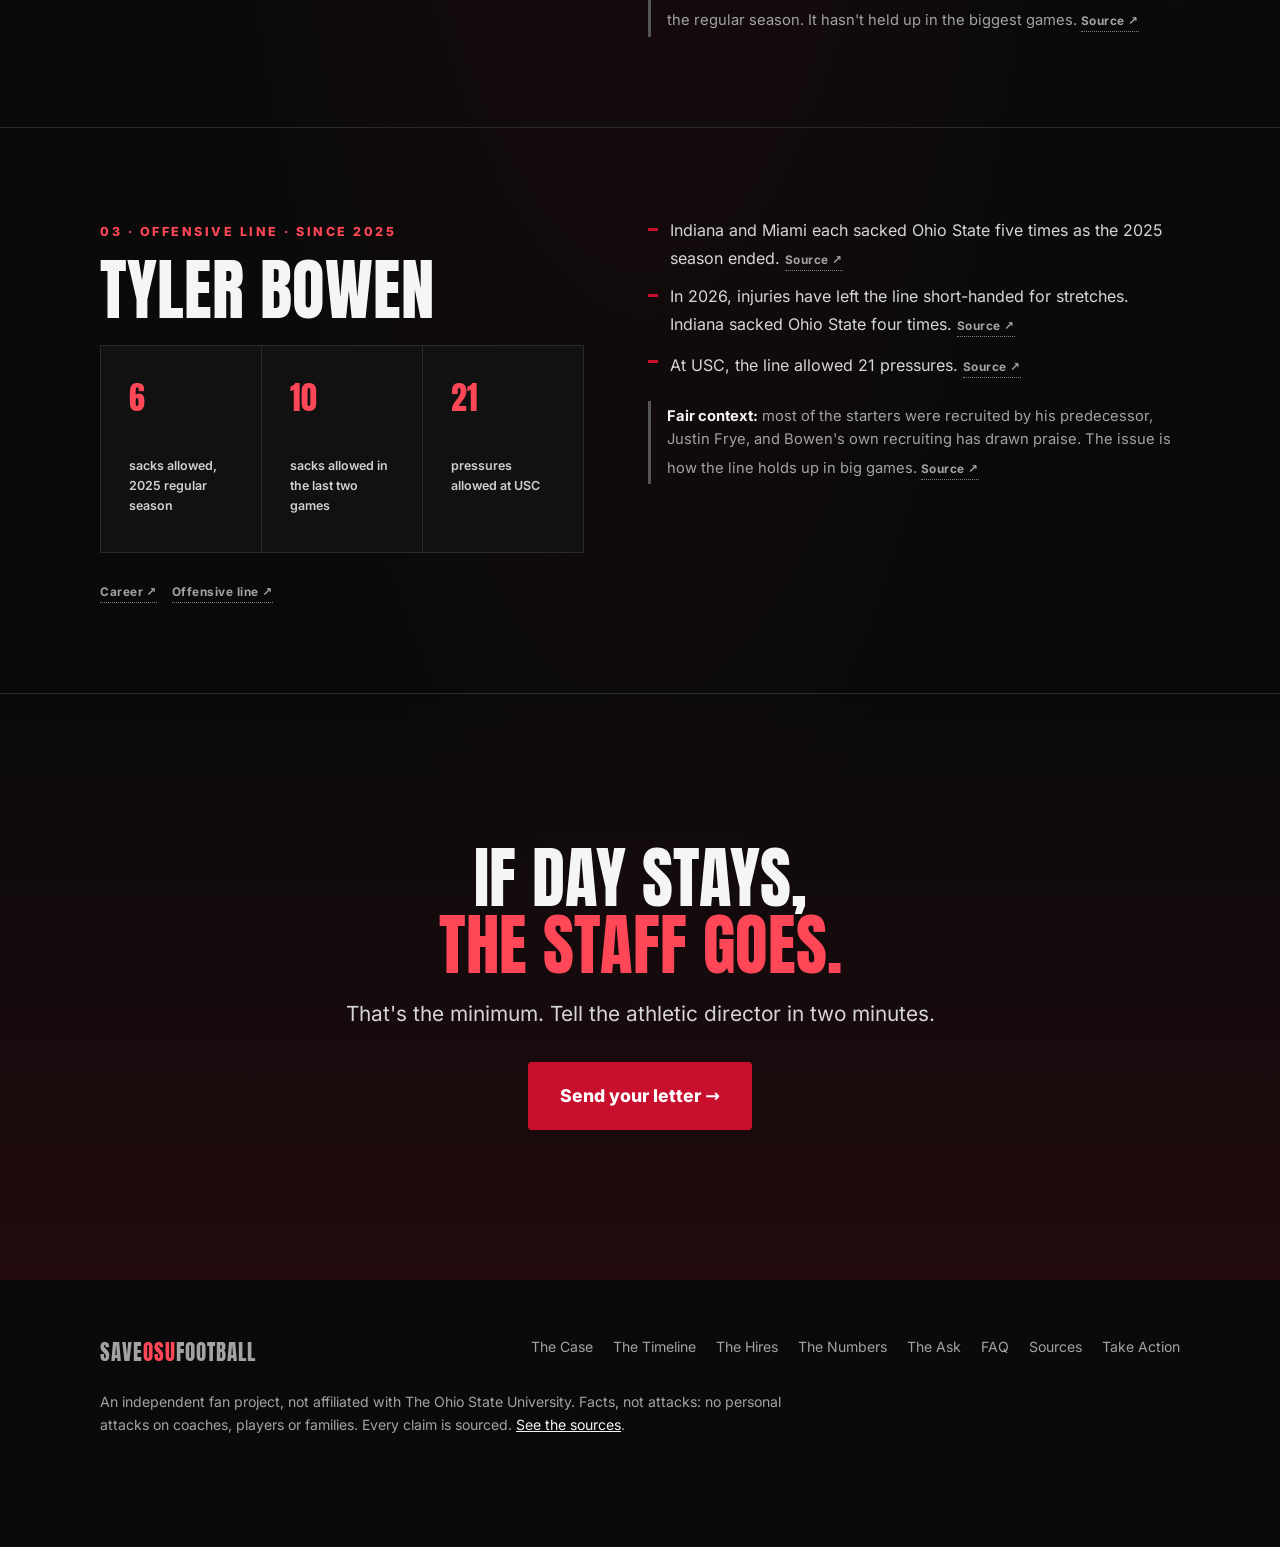
<file: hires/index.html>
<!DOCTYPE html>
<html lang="en">
<head>
<meta charset="UTF-8">
<meta name="viewport" content="width=device-width, initial-scale=1.0, viewport-fit=cover">
<title>Arthur Smith, Matt Patricia, Tyler Bowen | Save OSU Football</title>
<meta name="description" content="How Ryan Day&#x27;s hires have performed in Ohio State&#x27;s biggest games: coordinators Arthur Smith and Matt Patricia and line coach Tyler Bowen.">
<meta name="robots" content="index, follow, max-image-preview:large">
<meta property="og:locale" content="en_US">
<meta name="theme-color" content="#0a0a0a">
<meta property="og:type" content="website">
<meta property="og:title" content="Arthur Smith, Matt Patricia, Tyler Bowen | Save OSU Football">
<meta property="og:description" content="How Ryan Day&#x27;s hires have performed in Ohio State&#x27;s biggest games: coordinators Arthur Smith and Matt Patricia and line coach Tyler Bowen.">
<meta property="og:site_name" content="Save OSU Football">
<meta property="og:image" content="https://saveosufootball.com/assets/og.jpg">
<meta property="og:image:width" content="1200">
<meta property="og:image:height" content="630">
<meta property="og:image:type" content="image/jpeg">
<meta property="og:image:alt" content="Seven blown leads. Zero accountability. Michigan 13, Ohio State 10, Nov. 30, 2024, the fourth straight loss. Save OSU Football.">
<meta name="twitter:card" content="summary_large_image">
<meta name="twitter:title" content="Arthur Smith, Matt Patricia, Tyler Bowen | Save OSU Football">
<meta name="twitter:description" content="How Ryan Day&#x27;s hires have performed in Ohio State&#x27;s biggest games: coordinators Arthur Smith and Matt Patricia and line coach Tyler Bowen.">
<meta name="twitter:image" content="https://saveosufootball.com/assets/og.jpg">
<meta name="twitter:image:alt" content="Seven blown leads. Zero accountability. Save OSU Football.">
<link rel="icon" href="../assets/icons/favicon.svg" type="image/svg+xml">
<link rel="icon" href="../assets/icons/favicon-32.png" sizes="32x32" type="image/png">
<link rel="apple-touch-icon" href="../assets/icons/apple-touch-icon.png">
<link rel="manifest" href="../site.webmanifest">
<link rel="preload" href="../assets/fonts/anton-latin-400-normal.woff2" as="font" type="font/woff2" crossorigin>
<link rel="preload" href="../assets/fonts/inter-latin-400-normal.woff2" as="font" type="font/woff2" crossorigin>
<link rel="stylesheet" href="../assets/site.css">
<link rel="canonical" href="https://saveosufootball.com/hires/">
<meta property="og:url" content="https://saveosufootball.com/hires/">
<script src="../assets/analytics.js"></script>
<script>document.documentElement.classList.add('js');</script>
<script type="application/ld+json">{"@context": "https://schema.org", "@type": "BreadcrumbList", "itemListElement": [{"@type": "ListItem", "position": 1, "name": "Home", "item": "https://saveosufootball.com/"}, {"@type": "ListItem", "position": 2, "name": "The Hires", "item": "https://saveosufootball.com/hires/"}]}</script>
</head>
<body>
<a class="skip" href="#main">Skip to main content</a>
<header class="site-head">
  <div class="wrap head-row">
    <a href="../" class="logo" aria-label="Save OSU Football, home">SAVE<span>OSU</span>FOOTBALL</a>
    <nav class="links" id="primary-nav" aria-label="Main">
        <a href="../">The Case</a>
        <a href="../timeline/">The Timeline</a>
        <a href="../hires/" class="current" aria-current="page">The Hires</a>
        <a href="../numbers/">The Numbers</a>
        <a href="../#the-ask">The Ask</a>
        <a href="../faq/">FAQ</a>
        <a href="../sources/">Sources</a>
    </nav>
    <div class="head-right">
      <a href="../take-action/" data-track="CTA: Nav" class="nav-cta">Take Action</a>
      <button class="menu-toggle" id="menuToggle" aria-expanded="false" aria-controls="primary-nav" aria-label="Open menu">☰</button>
    </div>
  </div>
</header>
<main id="main">

<section class="page-hero" data-hide-sticky>
  <div class="wrap">
    <span class="kicker rv">The Hires</span>
    <h1 class="h-lg rv">Three hires.<br><span class="red">Same problem.</span></h1>
    <p class="lede rv">Ryan Day picked his play-caller, his defensive coordinator and his line coach. Here's what they've delivered when it matters.</p>
  </div>
</section>

<section class="hire" id="smith">
  <div class="wrap hire-grid">
    <div class="rv">
      <span class="kicker">01 · Offensive coordinator · since 2026</span>
      <h2 class="h-lg">Arthur Smith</h2>
      <div class="mini-stats">
        <div><div class="n">21–30</div><div class="l">NFL head coaching record</div></div>
        <div><div class="n">0</div><div class="l">NFL playoff trips as head coach</div></div>
        <div><div class="n">0</div><div class="l">college games coached before 2026</div></div>
      </div>
      <a class="src" href="https://pro-football-history.com/coach/2150/arthur-smith-bio" target="_blank" rel="noopener noreferrer">NFL record ↗<span class="visually-hidden"> (opens in a new tab)</span></a> &nbsp; <a class="src" href="https://en.wikipedia.org/wiki/Arthur_Smith_" target="_blank" rel="noopener noreferrer">Career ↗<span class="visually-hidden"> (opens in a new tab)</span></a>
    </div>
    <div class="rv">
      <ul class="bullets">
        <li>Fired by Atlanta after three straight 7–10 seasons.</li>
        <li>His first big test at Ohio State: a 23–3 lead at Texas became a 24–23 loss. <a class="src" href="https://www.landgrantholyland.com/ohio-state-football/121714/ohio-state-buckeyes-football-texas-longhorns-loss-ryan-day-2026" target="_blank" rel="noopener noreferrer">Source ↗<span class="visually-hidden"> (opens in a new tab)</span></a></li>
        <li>Then: never led at USC, and a 14–0 lead against Oregon became a 41–28 loss. <a class="src" href="https://abcnews.com/Sports/wireStory/usc-stuns-2-ohio-state-30-18-big-137743763" target="_blank" rel="noopener noreferrer">Source ↗<span class="visually-hidden"> (opens in a new tab)</span></a></li>
      </ul>
      <p class="fair"><strong>Fair context:</strong> Ohio State has scored 28 or more in six of nine games. The problem is the games that decide seasons. <a class="src" href="https://www.espn.com/college-football/team/schedule/_/id/194/ohio-state-buckeyes" target="_blank" rel="noopener noreferrer">Scores ↗<span class="visually-hidden"> (opens in a new tab)</span></a></p>
    </div>
  </div>
</section>

<section class="hire" id="patricia">
  <div class="wrap hire-grid">
    <div class="rv">
      <span class="kicker">02 · Defensive coordinator · since 2025</span>
      <h2 class="h-lg">Matt Patricia</h2>
      <div class="mini-stats">
        <div><div class="n">13–29–1</div><div class="l">NFL head coaching record</div></div>
        <div><div class="n">5</div><div class="l">losses as Ohio State's DC</div></div>
        <div><div class="n">4</div><div class="l">of them away or at neutral sites</div></div>
      </div>
      <a class="src" href="https://en.wikipedia.org/wiki/Matt_Patricia" target="_blank" rel="noopener noreferrer">Career ↗<span class="visually-hidden"> (opens in a new tab)</span></a> &nbsp; <a class="src" href="https://www.buckeyesports.com/ohio-state-reportedly-completed-interview-with-former-new-england-patriots-defensive-coordinator-detroit-lions-head-coach-matt-patricia-for-defensive-coordinator-vacancy/" target="_blank" rel="noopener noreferrer">Hire ↗<span class="visually-hidden"> (opens in a new tab)</span></a>
    </div>
    <div class="rv">
      <table class="mini">
        <caption class="visually-hidden">Ohio State losses with Matt Patricia as defensive coordinator</caption>
        <thead><tr><th scope="col">Game</th><th scope="col">Site</th><th scope="col">Result</th></tr></thead>
        <tbody>
          <tr><th scope="row">Indiana, Big Ten title (2025)</th><td>Neutral</td><td class="r">L 13–10</td></tr>
          <tr><th scope="row">Miami, Cotton Bowl (2025)</th><td>Neutral</td><td class="r">L 24–14</td></tr>
          <tr><th scope="row">at Texas (2026)</th><td>Away</td><td class="r">L 24–23</td></tr>
          <tr><th scope="row">at USC (2026)</th><td>Away</td><td class="r">L 30–18</td></tr>
          <tr><th scope="row">Oregon (2026)</th><td>Home</td><td class="r">L 41–28</td></tr>
        </tbody>
      </table>
      <ul class="bullets" style="margin-top:20px">
        <li>USC: a 69-yard touchdown run on the second snap. 30 points allowed, the most in 31 games. <a class="src" href="https://abcnews.com/Sports/wireStory/usc-stuns-2-ohio-state-30-18-big-137743763" target="_blank" rel="noopener noreferrer">Source ↗<span class="visually-hidden"> (opens in a new tab)</span></a></li>
        <li>Oregon: 41 points in Columbus. <a class="src" href="https://autzenzoo.com/5-winners-and-1-loser-from-oregon-ruining-ohio-state-s-season-in-columbus" target="_blank" rel="noopener noreferrer">Source ↗<span class="visually-hidden"> (opens in a new tab)</span></a></li>
      </ul>
      <p class="fair"><strong>Fair context:</strong> his 2025 defense was one of the best in the country during the regular season. It hasn't held up in the biggest games. <a class="src" href="https://abcnews.go.com/amp/Sports/wireStory/matt-patricias-season-ohio-state-exceeds-expectations-college-128684088" target="_blank" rel="noopener noreferrer">Source ↗<span class="visually-hidden"> (opens in a new tab)</span></a></p>
    </div>
  </div>
</section>

<section class="hire" id="bowen">
  <div class="wrap hire-grid">
    <div class="rv">
      <span class="kicker">03 · Offensive line · since 2025</span>
      <h2 class="h-lg">Tyler Bowen</h2>
      <div class="mini-stats">
        <div><div class="n">6</div><div class="l">sacks allowed, 2025 regular season</div></div>
        <div><div class="n">10</div><div class="l">sacks allowed in the last two games</div></div>
        <div><div class="n">21</div><div class="l">pressures allowed at USC</div></div>
      </div>
      <a class="src" href="https://en.wikipedia.org/wiki/Tyler_Bowen" target="_blank" rel="noopener noreferrer">Career ↗<span class="visually-hidden"> (opens in a new tab)</span></a> &nbsp; <a class="src" href="https://sports.yahoo.com/articles/expect-ohio-states-offensive-line-090840463.html" target="_blank" rel="noopener noreferrer">Offensive line ↗<span class="visually-hidden"> (opens in a new tab)</span></a>
    </div>
    <div class="rv">
      <ul class="bullets">
        <li>Indiana and Miami each sacked Ohio State five times as the 2025 season ended. <a class="src" href="https://en.wikipedia.org/wiki/2025_Ohio_State_Buckeyes_football_team" target="_blank" rel="noopener noreferrer">Source ↗<span class="visually-hidden"> (opens in a new tab)</span></a></li>
        <li>In 2026, injuries have left the line short-handed for stretches. Indiana sacked Ohio State four times. <a class="src" href="https://sports.yahoo.com/articles/ohio-state-vs-indiana-2026-103100552.html" target="_blank" rel="noopener noreferrer">Source ↗<span class="visually-hidden"> (opens in a new tab)</span></a></li>
        <li>At USC, the line allowed 21 pressures. <a class="src" href="https://sports.yahoo.com/articles/duck-tape-film-analysis-ohio-150100313.html" target="_blank" rel="noopener noreferrer">Source ↗<span class="visually-hidden"> (opens in a new tab)</span></a></li>
      </ul>
      <p class="fair"><strong>Fair context:</strong> most of the starters were recruited by his predecessor, Justin Frye, and Bowen's own recruiting has drawn praise. The issue is how the line holds up in big games. <a class="src" href="https://scarletandgame.com/tyler-bowen-s-recruiting-work-for-ohio-state-has-just-gotten-a-big-boost" target="_blank" rel="noopener noreferrer">Source ↗<span class="visually-hidden"> (opens in a new tab)</span></a></p>
    </div>
  </div>
</section>

<section class="final" data-hide-sticky>
  <div class="wrap">
    <h2 class="h-lg rv">If Day stays,<br><span class="red">the staff goes.</span></h2>
    <p class="lede rv">That's the minimum. Tell the athletic director in two minutes.</p>
    <div class="btn-row rv"><a data-track="CTA: Send Letter" href="../take-action/" class="btn btn-primary btn-big">Send your letter →</a></div>
  </div>
</section>
</main>
<footer data-hide-sticky>
  <div class="wrap">
    <div class="foot-row">
      <a href="../" class="logo">SAVE<span>OSU</span>FOOTBALL</a>
      <nav class="foot-links" aria-label="Footer">
        <a href="../">The Case</a>
        <a href="../timeline/">The Timeline</a>
        <a href="../hires/">The Hires</a>
        <a href="../numbers/">The Numbers</a>
        <a href="../#the-ask">The Ask</a>
        <a href="../faq/">FAQ</a>
        <a href="../sources/">Sources</a>
        <a href="../take-action/">Take Action</a>
      </nav>
    </div>
    <p class="foot-note">An independent fan project, not affiliated with The Ohio State University. Facts, not attacks: no personal attacks on coaches, players or families. Every claim is sourced. <a href="../sources/">See the sources</a>.</p>
  </div>
</footer>
<div class="sticky-cta" id="stickyCta" aria-hidden="true">
  <a href="../take-action/" tabindex="-1" data-track="CTA: Sticky Bar">Send your letter · 2 minutes →</a>
</div>
<div id="sr-status" class="visually-hidden" role="status" aria-live="polite"></div>
<script src="../assets/site.js" defer></script>
</body>
</html>
</file>
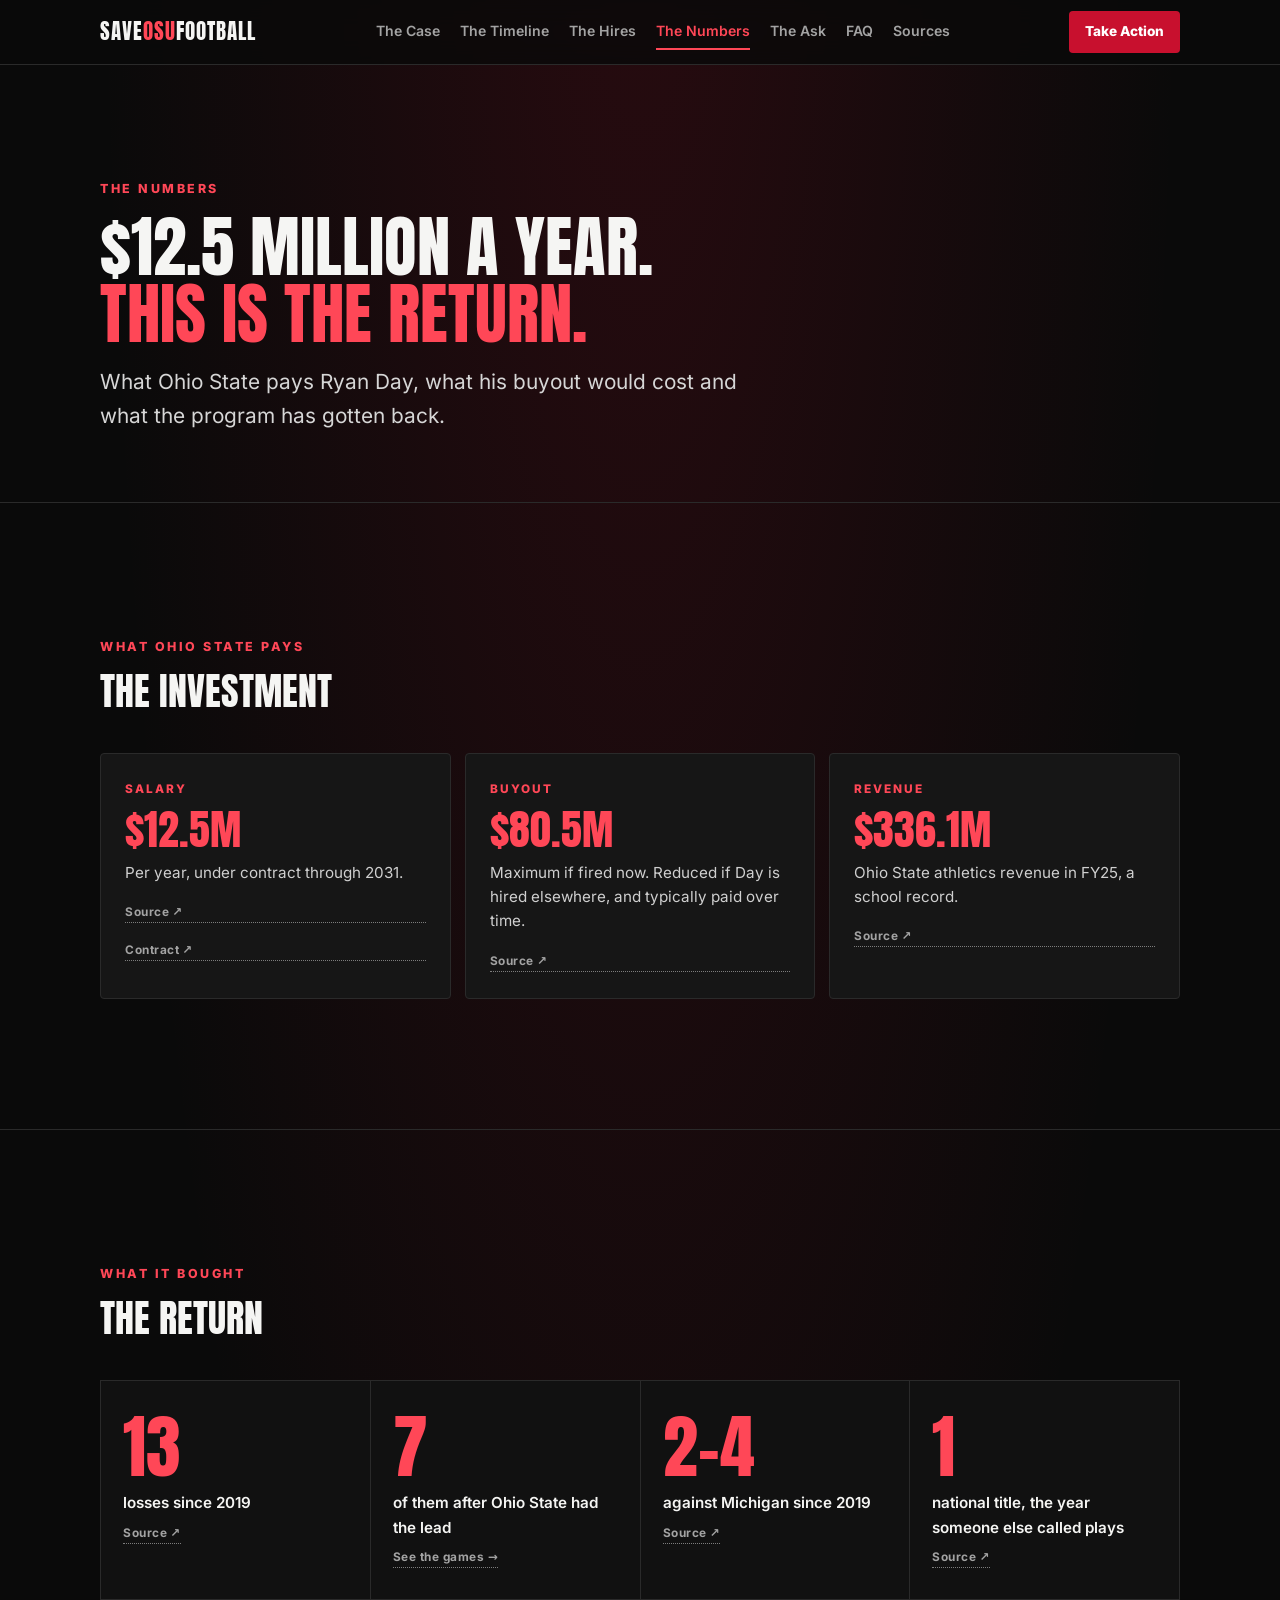
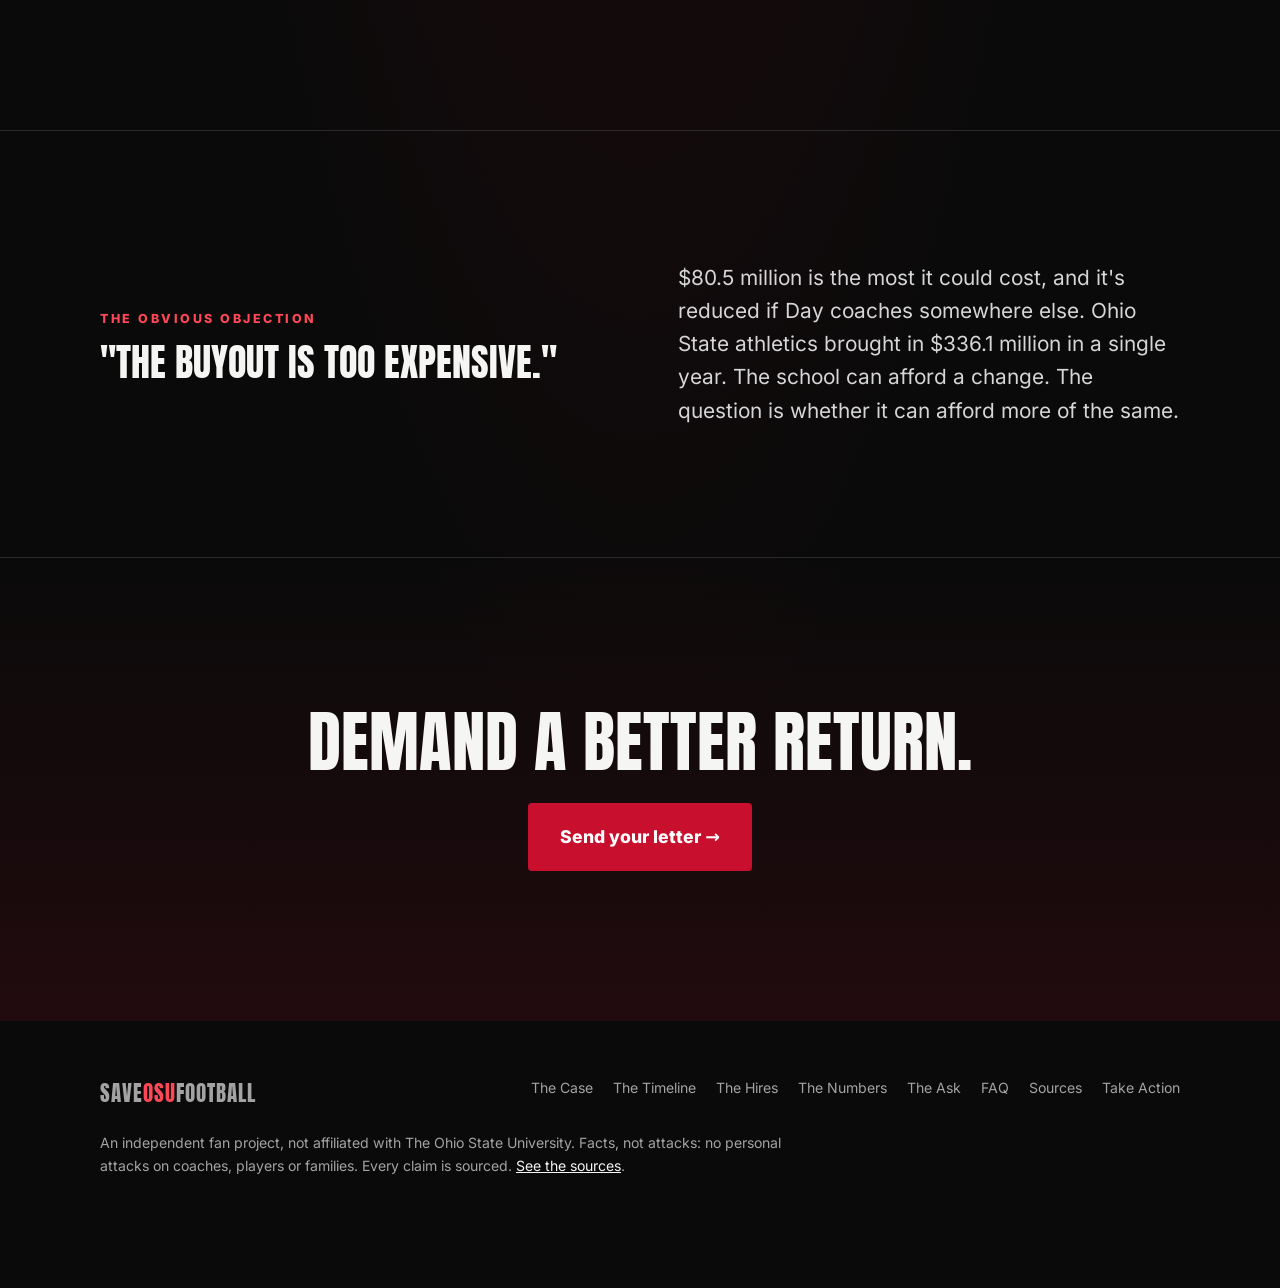
<file: numbers/index.html>
<!DOCTYPE html>
<html lang="en">
<head>
<meta charset="UTF-8">
<meta name="viewport" content="width=device-width, initial-scale=1.0, viewport-fit=cover">
<title>Ryan Day Salary and Buyout: What Ohio State Pays | Save OSU Football</title>
<meta name="description" content="Ryan Day earns $12.5 million a year through 2031, with a buyout of up to $80.5 million. What Ohio State pays, what a change would cost and what it has bought.">
<meta name="robots" content="index, follow, max-image-preview:large">
<meta property="og:locale" content="en_US">
<meta name="theme-color" content="#0a0a0a">
<meta property="og:type" content="website">
<meta property="og:title" content="Ryan Day Salary and Buyout: What Ohio State Pays | Save OSU Football">
<meta property="og:description" content="Ryan Day earns $12.5 million a year through 2031, with a buyout of up to $80.5 million. What Ohio State pays, what a change would cost and what it has bought.">
<meta property="og:site_name" content="Save OSU Football">
<meta property="og:image" content="https://saveosufootball.com/assets/og.jpg">
<meta property="og:image:width" content="1200">
<meta property="og:image:height" content="630">
<meta property="og:image:type" content="image/jpeg">
<meta property="og:image:alt" content="Seven blown leads. Zero accountability. Michigan 13, Ohio State 10, Nov. 30, 2024, the fourth straight loss. Save OSU Football.">
<meta name="twitter:card" content="summary_large_image">
<meta name="twitter:title" content="Ryan Day Salary and Buyout: What Ohio State Pays | Save OSU Football">
<meta name="twitter:description" content="Ryan Day earns $12.5 million a year through 2031, with a buyout of up to $80.5 million. What Ohio State pays, what a change would cost and what it has bought.">
<meta name="twitter:image" content="https://saveosufootball.com/assets/og.jpg">
<meta name="twitter:image:alt" content="Seven blown leads. Zero accountability. Save OSU Football.">
<link rel="icon" href="../assets/icons/favicon.svg" type="image/svg+xml">
<link rel="icon" href="../assets/icons/favicon-32.png" sizes="32x32" type="image/png">
<link rel="apple-touch-icon" href="../assets/icons/apple-touch-icon.png">
<link rel="manifest" href="../site.webmanifest">
<link rel="preload" href="../assets/fonts/anton-latin-400-normal.woff2" as="font" type="font/woff2" crossorigin>
<link rel="preload" href="../assets/fonts/inter-latin-400-normal.woff2" as="font" type="font/woff2" crossorigin>
<link rel="stylesheet" href="../assets/site.css">
<link rel="canonical" href="https://saveosufootball.com/numbers/">
<meta property="og:url" content="https://saveosufootball.com/numbers/">
<script src="../assets/analytics.js"></script>
<script>document.documentElement.classList.add('js');</script>
<script type="application/ld+json">{"@context": "https://schema.org", "@type": "BreadcrumbList", "itemListElement": [{"@type": "ListItem", "position": 1, "name": "Home", "item": "https://saveosufootball.com/"}, {"@type": "ListItem", "position": 2, "name": "The Numbers", "item": "https://saveosufootball.com/numbers/"}]}</script>
</head>
<body>
<a class="skip" href="#main">Skip to main content</a>
<header class="site-head">
  <div class="wrap head-row">
    <a href="../" class="logo" aria-label="Save OSU Football, home">SAVE<span>OSU</span>FOOTBALL</a>
    <nav class="links" id="primary-nav" aria-label="Main">
        <a href="../">The Case</a>
        <a href="../timeline/">The Timeline</a>
        <a href="../hires/">The Hires</a>
        <a href="../numbers/" class="current" aria-current="page">The Numbers</a>
        <a href="../#the-ask">The Ask</a>
        <a href="../faq/">FAQ</a>
        <a href="../sources/">Sources</a>
    </nav>
    <div class="head-right">
      <a href="../take-action/" data-track="CTA: Nav" class="nav-cta">Take Action</a>
      <button class="menu-toggle" id="menuToggle" aria-expanded="false" aria-controls="primary-nav" aria-label="Open menu">☰</button>
    </div>
  </div>
</header>
<main id="main">

<section class="page-hero" data-hide-sticky>
  <div class="wrap">
    <span class="kicker rv">The Numbers</span>
    <h1 class="h-lg rv">$12.5 million a year.<br><span class="red">This is the return.</span></h1>
    <p class="lede rv">What Ohio State pays Ryan Day, what his buyout would cost and what the program has gotten back.</p>
  </div>
</section>
<section class="sec">
  <div class="wrap">
    <div class="sec-head rv"><span class="kicker">What Ohio State pays</span><h2 class="h-md">The investment</h2></div>
    <div class="money">
      <div class="card rv"><span class="role">SALARY</span><div class="big">$12.5M</div><p>Per year, under contract through 2031.</p><a class="src" href="https://heavy.com/sports/college-football/ohio-state-buckeyes/ryan-day-salary/" target="_blank" rel="noopener noreferrer">Source ↗<span class="visually-hidden"> (opens in a new tab)</span></a> <a class="src" href="https://247sports.com/college/ohio-state/article/ohio-state-buckeyes-football-details-of-ryan-days-contract-extension-released-how-large-are-the-buyouts-245371197/" target="_blank" rel="noopener noreferrer">Contract ↗<span class="visually-hidden"> (opens in a new tab)</span></a></div>
      <div class="card rv"><span class="role">BUYOUT</span><div class="big">$80.5M</div><p>Maximum if fired now. Reduced if Day is hired elsewhere, and typically paid over time.</p><a class="src" href="https://heavy.com/sports/college-football/ohio-state-buckeyes/ohio-state-ryan-day-buyout-firing-rumors/" target="_blank" rel="noopener noreferrer">Source ↗<span class="visually-hidden"> (opens in a new tab)</span></a></div>
      <div class="card rv"><span class="role">REVENUE</span><div class="big">$336.1M</div><p>Ohio State athletics revenue in FY25, a school record.</p><a class="src" href="https://news.osu.edu/ohio-state-athletics-sets-record-with-336m-in-fy25-revenue-after-national-championship-season/" target="_blank" rel="noopener noreferrer">Source ↗<span class="visually-hidden"> (opens in a new tab)</span></a></div>
    </div>
  </div>
</section>
<section class="sec">
  <div class="wrap">
    <div class="sec-head rv"><span class="kicker">What it bought</span><h2 class="h-md">The return</h2></div>
    <div class="stats">
      <div class="stat rv"><div class="n" data-count="15">15</div><div class="l">losses since 2019</div><a class="src" href="https://en.wikipedia.org/wiki/Ryan_Day" target="_blank" rel="noopener noreferrer">Source ↗<span class="visually-hidden"> (opens in a new tab)</span></a></div>
      <div class="stat rv"><div class="n">7</div><div class="l">of them after Ohio State had the lead</div><a class="src" href="../timeline/">See the games →</a></div>
      <div class="stat rv"><div class="n">2–4</div><div class="l">against Michigan since 2019</div><a class="src" href="https://en.wikipedia.org/wiki/Ryan_Day" target="_blank" rel="noopener noreferrer">Source ↗<span class="visually-hidden"> (opens in a new tab)</span></a></div>
      <div class="stat rv"><div class="n" data-count="1">1</div><div class="l">national title, the year someone else called plays</div><a class="src" href="https://en.wikipedia.org/wiki/2024_Ohio_State_Buckeyes_football_team" target="_blank" rel="noopener noreferrer">Source ↗<span class="visually-hidden"> (opens in a new tab)</span></a></div>
    </div>
  </div>
</section>
<section class="sec">
  <div class="wrap split">
    <div class="rv"><span class="kicker">The obvious objection</span><h2 class="h-md">"The buyout is too expensive."</h2></div>
    <div class="rv">
      <p class="lede">$80.5 million is the most it could cost, and it's reduced if Day coaches somewhere else. Ohio State athletics brought in $336.1 million in a single year. The school can afford a change. The question is whether it can afford more of the same.</p>
    </div>
  </div>
</section>
<section class="final" data-hide-sticky>
  <div class="wrap">
    <h2 class="h-lg rv">Demand a better return.</h2>
    <div class="btn-row rv" style="margin-top:28px"><a data-track="CTA: Send Letter" href="../take-action/" class="btn btn-primary btn-big">Send your letter →</a></div>
  </div>
</section>
</main>
<footer data-hide-sticky>
  <div class="wrap">
    <div class="foot-row">
      <a href="../" class="logo">SAVE<span>OSU</span>FOOTBALL</a>
      <nav class="foot-links" aria-label="Footer">
        <a href="../">The Case</a>
        <a href="../timeline/">The Timeline</a>
        <a href="../hires/">The Hires</a>
        <a href="../numbers/">The Numbers</a>
        <a href="../#the-ask">The Ask</a>
        <a href="../faq/">FAQ</a>
        <a href="../sources/">Sources</a>
        <a href="../take-action/">Take Action</a>
      </nav>
    </div>
    <p class="foot-note">An independent fan project, not affiliated with The Ohio State University. Facts, not attacks: no personal attacks on coaches, players or families. Every claim is sourced. <a href="../sources/">See the sources</a>.</p>
  </div>
</footer>
<div class="sticky-cta" id="stickyCta" aria-hidden="true">
  <a href="../take-action/" tabindex="-1" data-track="CTA: Sticky Bar">Send your letter · 2 minutes →</a>
</div>
<div id="sr-status" class="visually-hidden" role="status" aria-live="polite"></div>
<script src="../assets/site.js" defer></script>
</body>
</html>
</file>
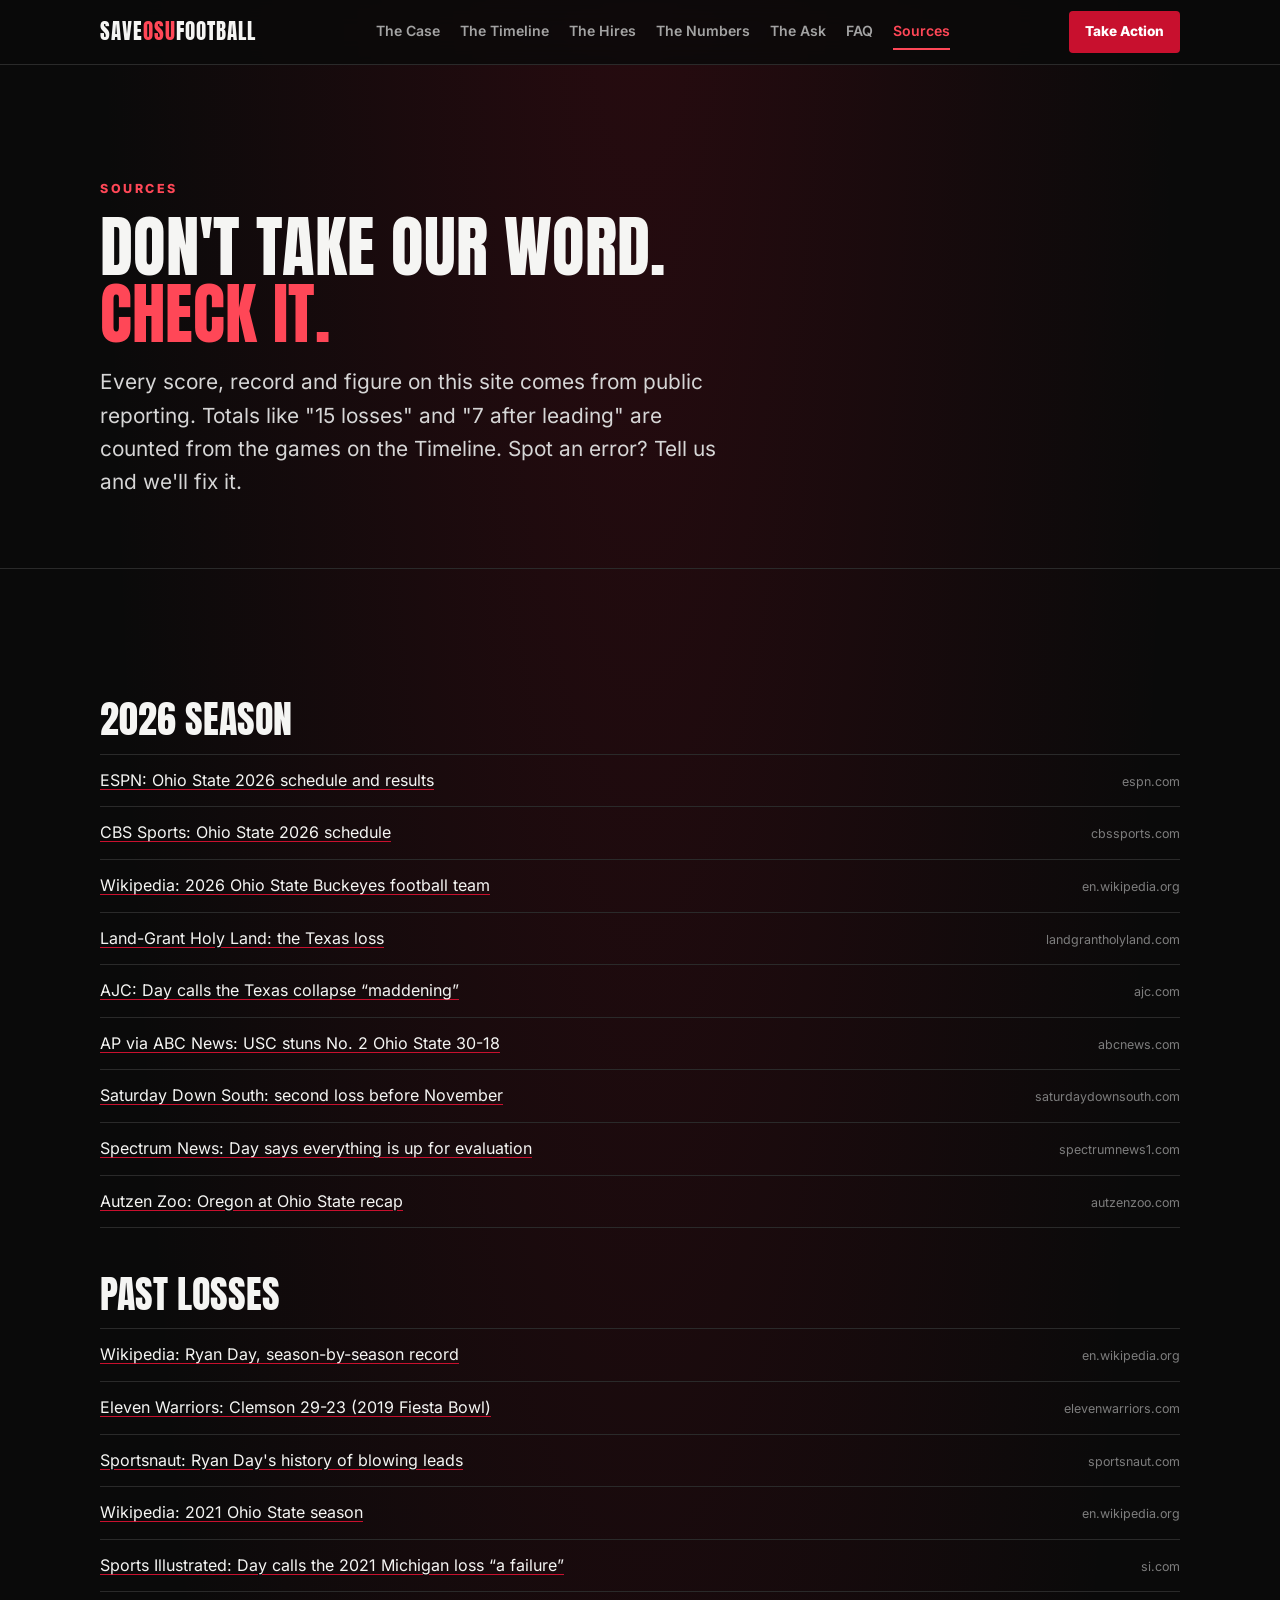
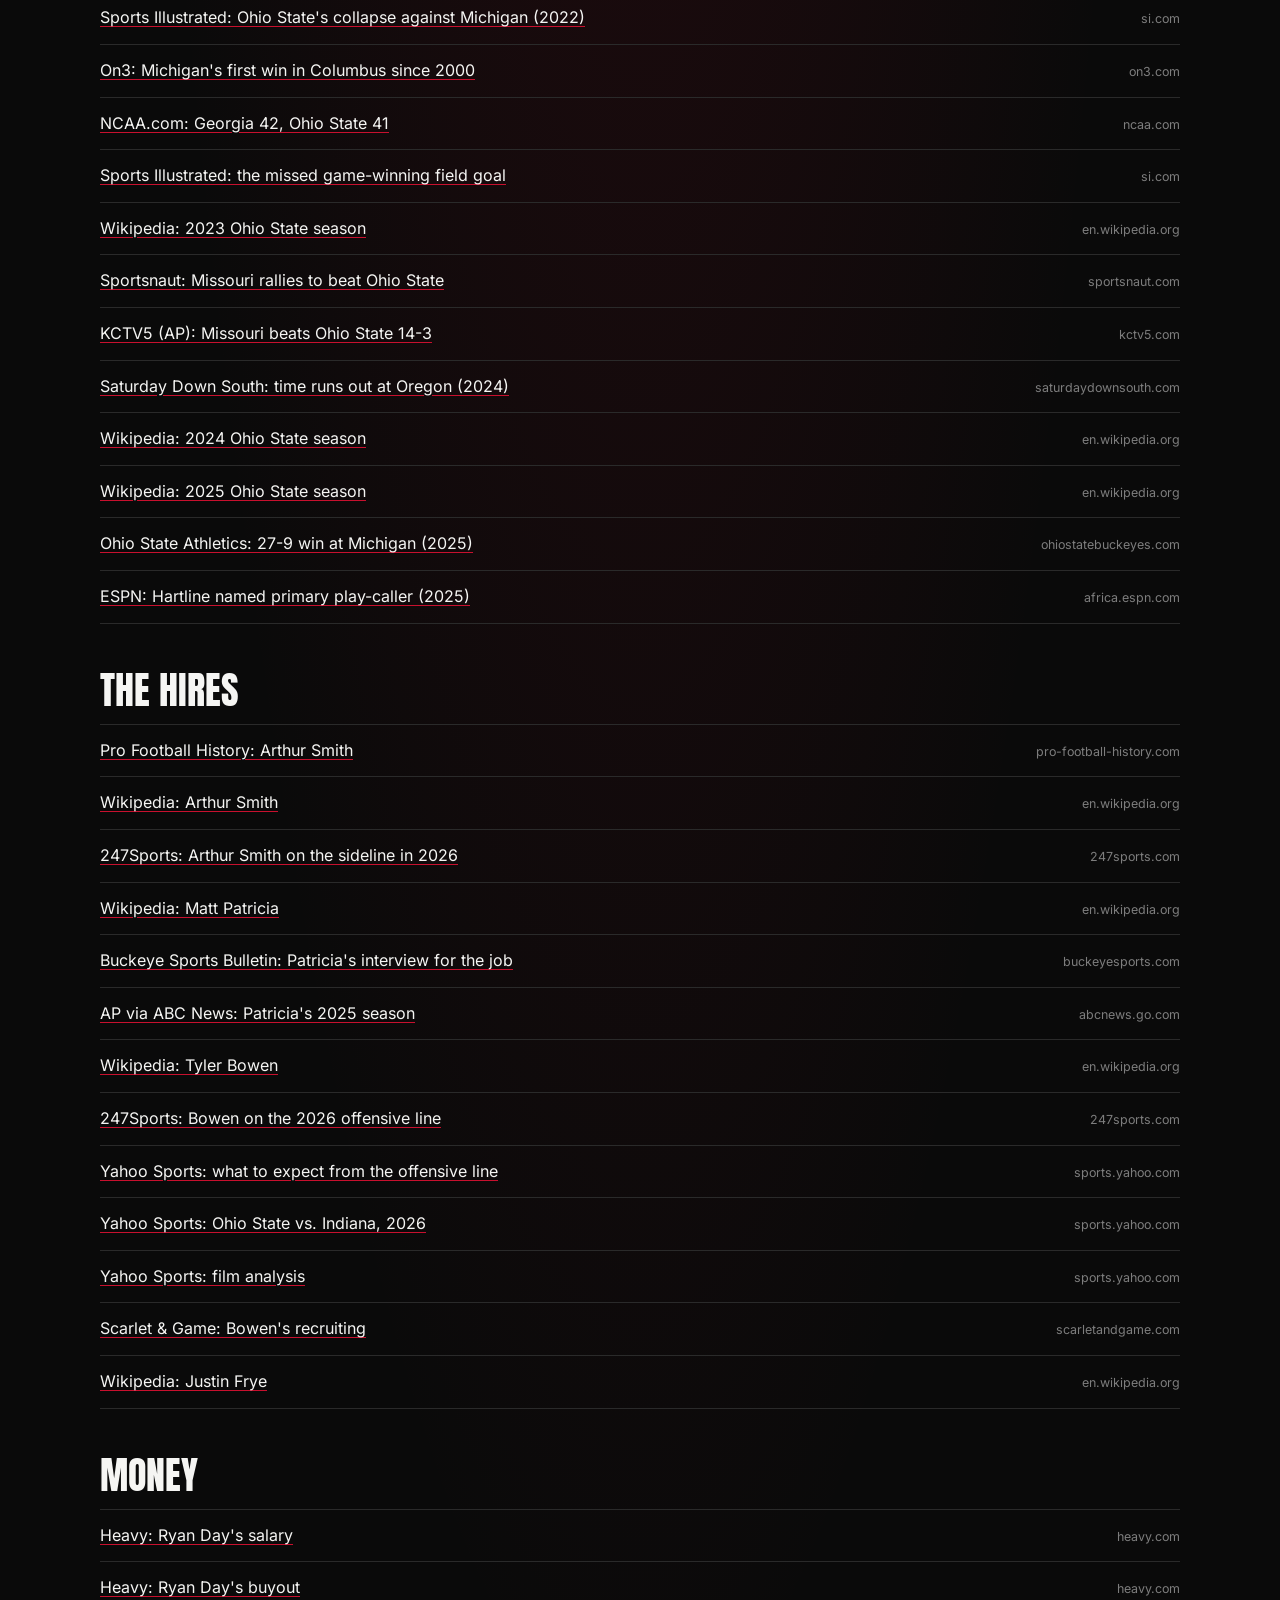
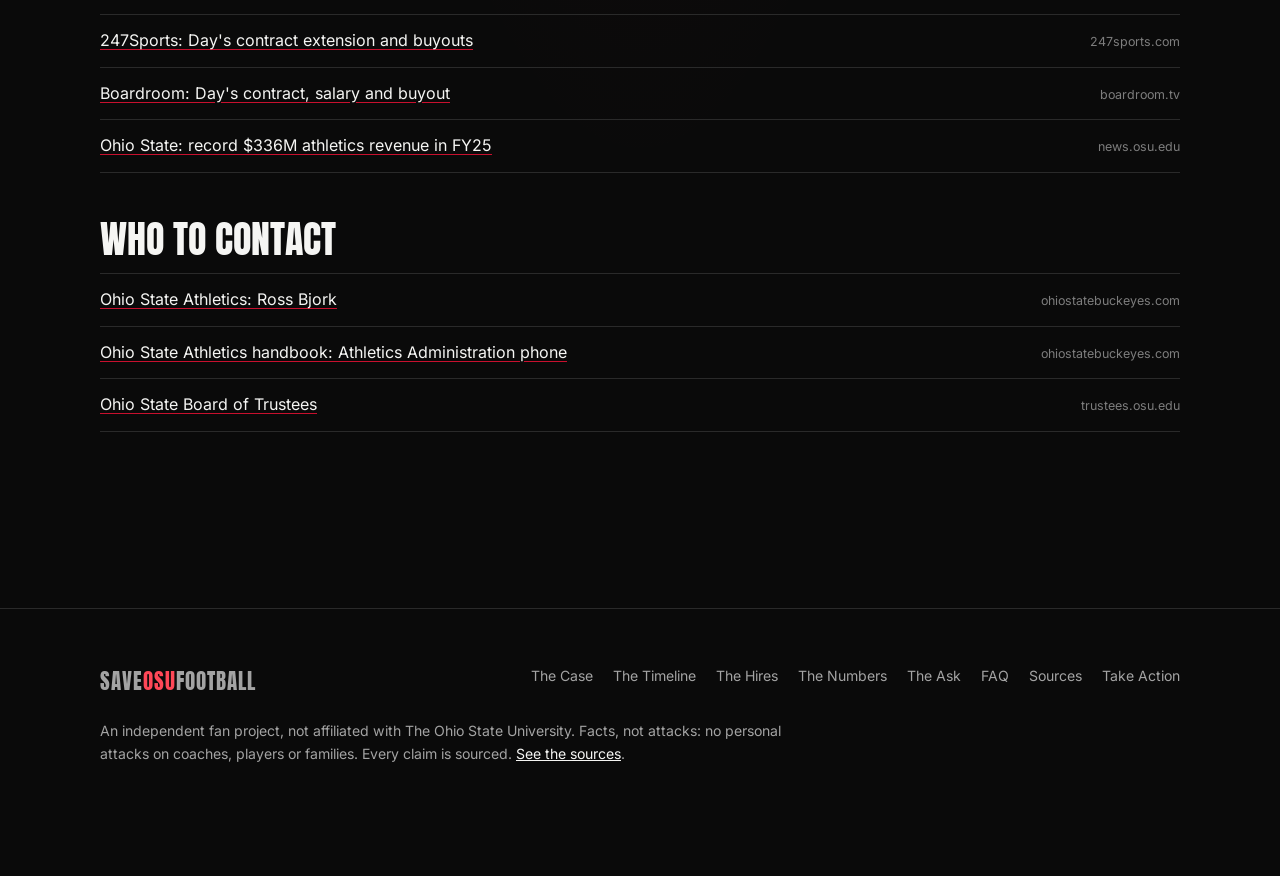
<file: sources/index.html>
<!DOCTYPE html>
<html lang="en">
<head>
<meta charset="UTF-8">
<meta name="viewport" content="width=device-width, initial-scale=1.0, viewport-fit=cover">
<title>Sources for Ryan Day's Ohio State Record | Save OSU Football</title>
<meta name="description" content="Every source behind Save OSU Football: game results, scores, staff records, contract and buyout figures, linked to the original reporting.">
<meta name="robots" content="index, follow, max-image-preview:large">
<meta property="og:locale" content="en_US">
<meta name="theme-color" content="#0a0a0a">
<meta property="og:type" content="website">
<meta property="og:title" content="Sources for Ryan Day&#x27;s Ohio State Record | Save OSU Football">
<meta property="og:description" content="Every source behind Save OSU Football: game results, scores, staff records, contract and buyout figures, linked to the original reporting.">
<meta property="og:site_name" content="Save OSU Football">
<meta property="og:image" content="https://saveosufootball.com/assets/og.jpg">
<meta property="og:image:width" content="1200">
<meta property="og:image:height" content="630">
<meta property="og:image:type" content="image/jpeg">
<meta property="og:image:alt" content="Seven blown leads. Zero accountability. Michigan 13, Ohio State 10, Nov. 30, 2024, the fourth straight loss. Save OSU Football.">
<meta name="twitter:card" content="summary_large_image">
<meta name="twitter:title" content="Sources for Ryan Day&#x27;s Ohio State Record | Save OSU Football">
<meta name="twitter:description" content="Every source behind Save OSU Football: game results, scores, staff records, contract and buyout figures, linked to the original reporting.">
<meta name="twitter:image" content="https://saveosufootball.com/assets/og.jpg">
<meta name="twitter:image:alt" content="Seven blown leads. Zero accountability. Save OSU Football.">
<link rel="icon" href="../assets/icons/favicon.svg" type="image/svg+xml">
<link rel="icon" href="../assets/icons/favicon-32.png" sizes="32x32" type="image/png">
<link rel="apple-touch-icon" href="../assets/icons/apple-touch-icon.png">
<link rel="manifest" href="../site.webmanifest">
<link rel="preload" href="../assets/fonts/anton-latin-400-normal.woff2" as="font" type="font/woff2" crossorigin>
<link rel="preload" href="../assets/fonts/inter-latin-400-normal.woff2" as="font" type="font/woff2" crossorigin>
<link rel="stylesheet" href="../assets/site.css">
<link rel="canonical" href="https://saveosufootball.com/sources/">
<meta property="og:url" content="https://saveosufootball.com/sources/">
<script src="../assets/analytics.js"></script>
<script>document.documentElement.classList.add('js');</script>
<script type="application/ld+json">{"@context": "https://schema.org", "@type": "BreadcrumbList", "itemListElement": [{"@type": "ListItem", "position": 1, "name": "Home", "item": "https://saveosufootball.com/"}, {"@type": "ListItem", "position": 2, "name": "Sources", "item": "https://saveosufootball.com/sources/"}]}</script>
</head>
<body>
<a class="skip" href="#main">Skip to main content</a>
<header class="site-head">
  <div class="wrap head-row">
    <a href="../" class="logo" aria-label="Save OSU Football, home">SAVE<span>OSU</span>FOOTBALL</a>
    <nav class="links" id="primary-nav" aria-label="Main">
        <a href="../">The Case</a>
        <a href="../timeline/">The Timeline</a>
        <a href="../hires/">The Hires</a>
        <a href="../numbers/">The Numbers</a>
        <a href="../#the-ask">The Ask</a>
        <a href="../faq/">FAQ</a>
        <a href="../sources/" class="current" aria-current="page">Sources</a>
    </nav>
    <div class="head-right">
      <a href="../take-action/" data-track="CTA: Nav" class="nav-cta">Take Action</a>
      <button class="menu-toggle" id="menuToggle" aria-expanded="false" aria-controls="primary-nav" aria-label="Open menu">☰</button>
    </div>
  </div>
</header>
<main id="main">

<section class="page-hero" data-hide-sticky>
  <div class="wrap">
    <span class="kicker rv">Sources</span>
    <h1 class="h-lg rv">Don't take our word.<br><span class="red">Check it.</span></h1>
    <p class="lede rv">Every score, record and figure on this site comes from public reporting. Totals like "15 losses" and "7 after leading" are counted from the games on the Timeline. Spot an error? Tell us and we'll fix it.</p>
  </div>
</section>
<section class="sec">
  <div class="wrap">
    <div class="src-group rv">
      <h2 class="h-md" style="margin-bottom:14px">2026 season</h2>
      <ul class="src-list">
        <li><a href="https://www.espn.com/college-football/team/schedule/_/id/194/ohio-state-buckeyes" target="_blank" rel="noopener noreferrer">ESPN: Ohio State 2026 schedule and results<span class="visually-hidden"> (opens in a new tab)</span></a><span class="host">espn.com</span></li>
        <li><a href="https://www.cbssports.com/college-football/teams/OHIOST/ohio-state-buckeyes/schedule/" target="_blank" rel="noopener noreferrer">CBS Sports: Ohio State 2026 schedule<span class="visually-hidden"> (opens in a new tab)</span></a><span class="host">cbssports.com</span></li>
        <li><a href="https://en.wikipedia.org/wiki/2026_Ohio_State_Buckeyes_football_team" target="_blank" rel="noopener noreferrer">Wikipedia: 2026 Ohio State Buckeyes football team<span class="visually-hidden"> (opens in a new tab)</span></a><span class="host">en.wikipedia.org</span></li>
        <li><a href="https://www.landgrantholyland.com/ohio-state-football/121714/ohio-state-buckeyes-football-texas-longhorns-loss-ryan-day-2026" target="_blank" rel="noopener noreferrer">Land-Grant Holy Land: the Texas loss<span class="visually-hidden"> (opens in a new tab)</span></a><span class="host">landgrantholyland.com</span></li>
        <li><a href="https://www.ajc.com/news/2026/09/ryan-day-calls-ohio-states-texas-collapse-maddening-as-sixth-ranked-buckeyes-seek-quick-fixes/" target="_blank" rel="noopener noreferrer">AJC: Day calls the Texas collapse “maddening”<span class="visually-hidden"> (opens in a new tab)</span></a><span class="host">ajc.com</span></li>
        <li><a href="https://abcnews.com/Sports/wireStory/usc-stuns-2-ohio-state-30-18-big-137743763" target="_blank" rel="noopener noreferrer">AP via ABC News: USC stuns No. 2 Ohio State 30-18<span class="visually-hidden"> (opens in a new tab)</span></a><span class="host">abcnews.com</span></li>
        <li><a href="https://www.saturdaydownsouth.com/news/college-football/ohio-state-suffers-second-loss-before-november-for-first-time-in-over-10-years/" target="_blank" rel="noopener noreferrer">Saturday Down South: second loss before November<span class="visually-hidden"> (opens in a new tab)</span></a><span class="host">saturdaydownsouth.com</span></li>
        <li><a href="https://spectrumnews1.com/oh/columbus/news/2026/11/04/ryan-day--everything-up-for-evaluation-after-loss" target="_blank" rel="noopener noreferrer">Spectrum News: Day says everything is up for evaluation<span class="visually-hidden"> (opens in a new tab)</span></a><span class="host">spectrumnews1.com</span></li>
        <li><a href="https://autzenzoo.com/5-winners-and-1-loser-from-oregon-ruining-ohio-state-s-season-in-columbus" target="_blank" rel="noopener noreferrer">Autzen Zoo: Oregon at Ohio State recap<span class="visually-hidden"> (opens in a new tab)</span></a><span class="host">autzenzoo.com</span></li>
      </ul>
    </div>
    <div class="src-group rv">
      <h2 class="h-md" style="margin-bottom:14px">Past losses</h2>
      <ul class="src-list">
        <li><a href="https://en.wikipedia.org/wiki/Ryan_Day" target="_blank" rel="noopener noreferrer">Wikipedia: Ryan Day, season-by-season record<span class="visually-hidden"> (opens in a new tab)</span></a><span class="host">en.wikipedia.org</span></li>
        <li><a href="https://elevenwarriors.com/ohio-state-football/2019-fiesta-bowl/2019/12/110939/ohio-state-comes-up-short-against-clemson-again-29-23-for-season-ending-loss-in-college-football" target="_blank" rel="noopener noreferrer">Eleven Warriors: Clemson 29-23 (2019 Fiesta Bowl)<span class="visually-hidden"> (opens in a new tab)</span></a><span class="host">elevenwarriors.com</span></li>
        <li><a href="https://sportsnaut.com/college-football/ryan-days-history-of-blowing-leads-at-ohio-state" target="_blank" rel="noopener noreferrer">Sportsnaut: Ryan Day's history of blowing leads<span class="visually-hidden"> (opens in a new tab)</span></a><span class="host">sportsnaut.com</span></li>
        <li><a href="https://en.wikipedia.org/wiki/2021_Ohio_State_Buckeyes_football_team" target="_blank" rel="noopener noreferrer">Wikipedia: 2021 Ohio State season<span class="visually-hidden"> (opens in a new tab)</span></a><span class="host">en.wikipedia.org</span></li>
        <li><a href="https://www.si.com/college/2021/11/27/ryan-day-on-ohio-state-loss-to-michigan-its-a-failure" target="_blank" rel="noopener noreferrer">Sports Illustrated: Day calls the 2021 Michigan loss “a failure”<span class="visually-hidden"> (opens in a new tab)</span></a><span class="host">si.com</span></li>
        <li><a href="https://www.si.com/college/ohiostate/football/ohio-state-spectacular-collapse-ends-regular-season-in-crushing-loss-to-michigan" target="_blank" rel="noopener noreferrer">Sports Illustrated: Ohio State's collapse against Michigan (2022)<span class="visually-hidden"> (opens in a new tab)</span></a><span class="host">si.com</span></li>
        <li><a href="https://www.on3.com/teams/michigan-wolverines/news/michigan-football-ohio-state-game-recap-week-13-2022" target="_blank" rel="noopener noreferrer">On3: Michigan's first win in Columbus since 2000<span class="visually-hidden"> (opens in a new tab)</span></a><span class="host">on3.com</span></li>
        <li><a href="https://www.ncaa.com/live-updates/football/fbs/georgia-defeats-ohio-state-wins-peach-bowl-42-41-advance-college-football-playoff-final" target="_blank" rel="noopener noreferrer">NCAA.com: Georgia 42, Ohio State 41<span class="visually-hidden"> (opens in a new tab)</span></a><span class="host">ncaa.com</span></li>
        <li><a href="https://www.si.com/college/2023/01/01/ohio-states-kicker-misses-would-be-game-winner-vs-georgia" target="_blank" rel="noopener noreferrer">Sports Illustrated: the missed game-winning field goal<span class="visually-hidden"> (opens in a new tab)</span></a><span class="host">si.com</span></li>
        <li><a href="https://en.wikipedia.org/wiki/2023_Ohio_State_Buckeyes_football_team" target="_blank" rel="noopener noreferrer">Wikipedia: 2023 Ohio State season<span class="visually-hidden"> (opens in a new tab)</span></a><span class="host">en.wikipedia.org</span></li>
        <li><a href="https://sportsnaut.com/no-9-missouri-rallies-to-beat-no-7-ohio-state-in-cotton-bowl" target="_blank" rel="noopener noreferrer">Sportsnaut: Missouri rallies to beat Ohio State<span class="visually-hidden"> (opens in a new tab)</span></a><span class="host">sportsnaut.com</span></li>
        <li><a href="https://www.kctv5.com/2023/12/30/no-9-missouri-beats-no-7-ohio-state-14-3-cotton-bowl" target="_blank" rel="noopener noreferrer">KCTV5 (AP): Missouri beats Ohio State 14-3<span class="visually-hidden"> (opens in a new tab)</span></a><span class="host">kctv5.com</span></li>
        <li><a href="https://www.saturdaydownsouth.com/sec-football/ohio-state-loses-top-3-matchup-with-oregon-as-time-runs-out-on-will-howard-scramble" target="_blank" rel="noopener noreferrer">Saturday Down South: time runs out at Oregon (2024)<span class="visually-hidden"> (opens in a new tab)</span></a><span class="host">saturdaydownsouth.com</span></li>
        <li><a href="https://en.wikipedia.org/wiki/2024_Ohio_State_Buckeyes_football_team" target="_blank" rel="noopener noreferrer">Wikipedia: 2024 Ohio State season<span class="visually-hidden"> (opens in a new tab)</span></a><span class="host">en.wikipedia.org</span></li>
        <li><a href="https://en.wikipedia.org/wiki/2025_Ohio_State_Buckeyes_football_team" target="_blank" rel="noopener noreferrer">Wikipedia: 2025 Ohio State season<span class="visually-hidden"> (opens in a new tab)</span></a><span class="host">en.wikipedia.org</span></li>
        <li><a href="https://ohiostatebuckeyes.com/news/2025/11/29/football-no-1-ohio-state-to-big-ten-title-game-after-27-9-win-at-michigan" target="_blank" rel="noopener noreferrer">Ohio State Athletics: 27-9 win at Michigan (2025)<span class="visually-hidden"> (opens in a new tab)</span></a><span class="host">ohiostatebuckeyes.com</span></li>
        <li><a href="https://africa.espn.com/college-football/story/_/id/43708415/sources-hartline-ohio-state-primary-oc-play-caller" target="_blank" rel="noopener noreferrer">ESPN: Hartline named primary play-caller (2025)<span class="visually-hidden"> (opens in a new tab)</span></a><span class="host">africa.espn.com</span></li>
      </ul>
    </div>
    <div class="src-group rv">
      <h2 class="h-md" style="margin-bottom:14px">The hires</h2>
      <ul class="src-list">
        <li><a href="https://pro-football-history.com/coach/2150/arthur-smith-bio" target="_blank" rel="noopener noreferrer">Pro Football History: Arthur Smith<span class="visually-hidden"> (opens in a new tab)</span></a><span class="host">pro-football-history.com</span></li>
        <li><a href="https://en.wikipedia.org/wiki/Arthur_Smith_" target="_blank" rel="noopener noreferrer">Wikipedia: Arthur Smith<span class="visually-hidden"> (opens in a new tab)</span></a><span class="host">en.wikipedia.org</span></li>
        <li><a href="https://247sports.com/college/ohio-state/article/why-ohio-state-football-oc-arthur-smith-will-coach-from-the-sideline-in-2026-289440707/" target="_blank" rel="noopener noreferrer">247Sports: Arthur Smith on the sideline in 2026<span class="visually-hidden"> (opens in a new tab)</span></a><span class="host">247sports.com</span></li>
        <li><a href="https://en.wikipedia.org/wiki/Matt_Patricia" target="_blank" rel="noopener noreferrer">Wikipedia: Matt Patricia<span class="visually-hidden"> (opens in a new tab)</span></a><span class="host">en.wikipedia.org</span></li>
        <li><a href="https://www.buckeyesports.com/ohio-state-reportedly-completed-interview-with-former-new-england-patriots-defensive-coordinator-detroit-lions-head-coach-matt-patricia-for-defensive-coordinator-vacancy/" target="_blank" rel="noopener noreferrer">Buckeye Sports Bulletin: Patricia's interview for the job<span class="visually-hidden"> (opens in a new tab)</span></a><span class="host">buckeyesports.com</span></li>
        <li><a href="https://abcnews.go.com/amp/Sports/wireStory/matt-patricias-season-ohio-state-exceeds-expectations-college-128684088" target="_blank" rel="noopener noreferrer">AP via ABC News: Patricia's 2025 season<span class="visually-hidden"> (opens in a new tab)</span></a><span class="host">abcnews.go.com</span></li>
        <li><a href="https://en.wikipedia.org/wiki/Tyler_Bowen" target="_blank" rel="noopener noreferrer">Wikipedia: Tyler Bowen<span class="visually-hidden"> (opens in a new tab)</span></a><span class="host">en.wikipedia.org</span></li>
        <li><a href="https://247sports.com/college/ohio-state/article/ohio-state-football-tyler-bowen-on-austin-sierevelds-role-in-2026-overall-thoughts-about-ohio-states-o-line-281841972/" target="_blank" rel="noopener noreferrer">247Sports: Bowen on the 2026 offensive line<span class="visually-hidden"> (opens in a new tab)</span></a><span class="host">247sports.com</span></li>
        <li><a href="https://sports.yahoo.com/articles/expect-ohio-states-offensive-line-090840463.html" target="_blank" rel="noopener noreferrer">Yahoo Sports: what to expect from the offensive line<span class="visually-hidden"> (opens in a new tab)</span></a><span class="host">sports.yahoo.com</span></li>
        <li><a href="https://sports.yahoo.com/articles/ohio-state-vs-indiana-2026-103100552.html" target="_blank" rel="noopener noreferrer">Yahoo Sports: Ohio State vs. Indiana, 2026<span class="visually-hidden"> (opens in a new tab)</span></a><span class="host">sports.yahoo.com</span></li>
        <li><a href="https://sports.yahoo.com/articles/duck-tape-film-analysis-ohio-150100313.html" target="_blank" rel="noopener noreferrer">Yahoo Sports: film analysis<span class="visually-hidden"> (opens in a new tab)</span></a><span class="host">sports.yahoo.com</span></li>
        <li><a href="https://scarletandgame.com/tyler-bowen-s-recruiting-work-for-ohio-state-has-just-gotten-a-big-boost" target="_blank" rel="noopener noreferrer">Scarlet & Game: Bowen's recruiting<span class="visually-hidden"> (opens in a new tab)</span></a><span class="host">scarletandgame.com</span></li>
        <li><a href="https://en.wikipedia.org/wiki/Justin_Frye" target="_blank" rel="noopener noreferrer">Wikipedia: Justin Frye<span class="visually-hidden"> (opens in a new tab)</span></a><span class="host">en.wikipedia.org</span></li>
      </ul>
    </div>
    <div class="src-group rv">
      <h2 class="h-md" style="margin-bottom:14px">Money</h2>
      <ul class="src-list">
        <li><a href="https://heavy.com/sports/college-football/ohio-state-buckeyes/ryan-day-salary/" target="_blank" rel="noopener noreferrer">Heavy: Ryan Day's salary<span class="visually-hidden"> (opens in a new tab)</span></a><span class="host">heavy.com</span></li>
        <li><a href="https://heavy.com/sports/college-football/ohio-state-buckeyes/ohio-state-ryan-day-buyout-firing-rumors/" target="_blank" rel="noopener noreferrer">Heavy: Ryan Day's buyout<span class="visually-hidden"> (opens in a new tab)</span></a><span class="host">heavy.com</span></li>
        <li><a href="https://247sports.com/college/ohio-state/article/ohio-state-buckeyes-football-details-of-ryan-days-contract-extension-released-how-large-are-the-buyouts-245371197/" target="_blank" rel="noopener noreferrer">247Sports: Day's contract extension and buyouts<span class="visually-hidden"> (opens in a new tab)</span></a><span class="host">247sports.com</span></li>
        <li><a href="https://boardroom.tv/ryan-day-contract-salary-buyout-ohio-state/" target="_blank" rel="noopener noreferrer">Boardroom: Day's contract, salary and buyout<span class="visually-hidden"> (opens in a new tab)</span></a><span class="host">boardroom.tv</span></li>
        <li><a href="https://news.osu.edu/ohio-state-athletics-sets-record-with-336m-in-fy25-revenue-after-national-championship-season/" target="_blank" rel="noopener noreferrer">Ohio State: record $336M athletics revenue in FY25<span class="visually-hidden"> (opens in a new tab)</span></a><span class="host">news.osu.edu</span></li>
      </ul>
    </div>
    <div class="src-group rv">
      <h2 class="h-md" style="margin-bottom:14px">Who to contact</h2>
      <ul class="src-list">
        <li><a href="https://ohiostatebuckeyes.com/staff-directory/ross-bjork/1992" target="_blank" rel="noopener noreferrer">Ohio State Athletics: Ross Bjork<span class="visually-hidden"> (opens in a new tab)</span></a><span class="host">ohiostatebuckeyes.com</span></li>
        <li><a href="https://ohiostatebuckeyes.com/documents/download/2025/10/9/2025-26_Student-Athlete_Handbook_v2.pdf" target="_blank" rel="noopener noreferrer">Ohio State Athletics handbook: Athletics Administration phone<span class="visually-hidden"> (opens in a new tab)</span></a><span class="host">ohiostatebuckeyes.com</span></li>
        <li><a href="https://trustees.osu.edu/" target="_blank" rel="noopener noreferrer">Ohio State Board of Trustees<span class="visually-hidden"> (opens in a new tab)</span></a><span class="host">trustees.osu.edu</span></li>
      </ul>
    </div>
  </div>
</section>
</main>
<footer data-hide-sticky>
  <div class="wrap">
    <div class="foot-row">
      <a href="../" class="logo">SAVE<span>OSU</span>FOOTBALL</a>
      <nav class="foot-links" aria-label="Footer">
        <a href="../">The Case</a>
        <a href="../timeline/">The Timeline</a>
        <a href="../hires/">The Hires</a>
        <a href="../numbers/">The Numbers</a>
        <a href="../#the-ask">The Ask</a>
        <a href="../faq/">FAQ</a>
        <a href="../sources/">Sources</a>
        <a href="../take-action/">Take Action</a>
      </nav>
    </div>
    <p class="foot-note">An independent fan project, not affiliated with The Ohio State University. Facts, not attacks: no personal attacks on coaches, players or families. Every claim is sourced. <a href="../sources/">See the sources</a>.</p>
  </div>
</footer>
<div class="sticky-cta" id="stickyCta" aria-hidden="true">
  <a href="../take-action/" tabindex="-1" data-track="CTA: Sticky Bar">Send your letter · 2 minutes →</a>
</div>
<div id="sr-status" class="visually-hidden" role="status" aria-live="polite"></div>
<script src="../assets/site.js" defer></script>
</body>
</html>
</file>
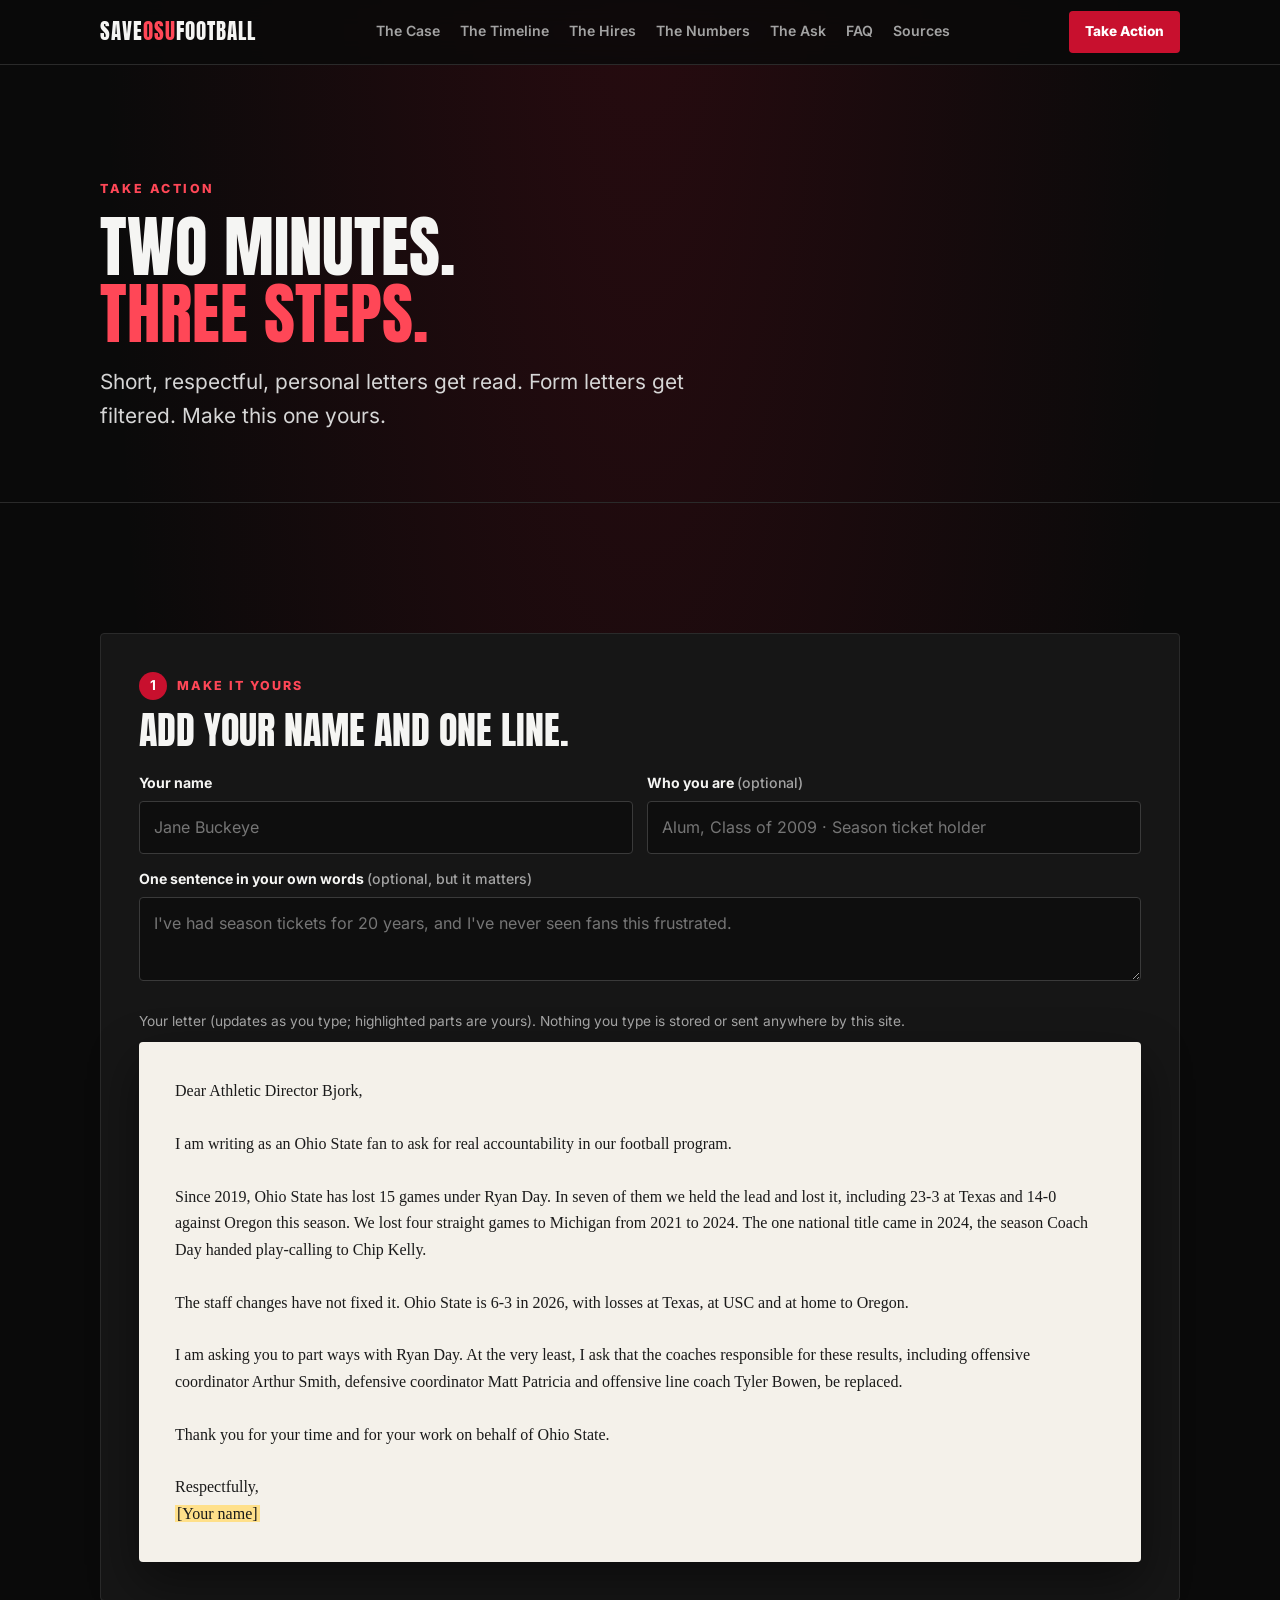
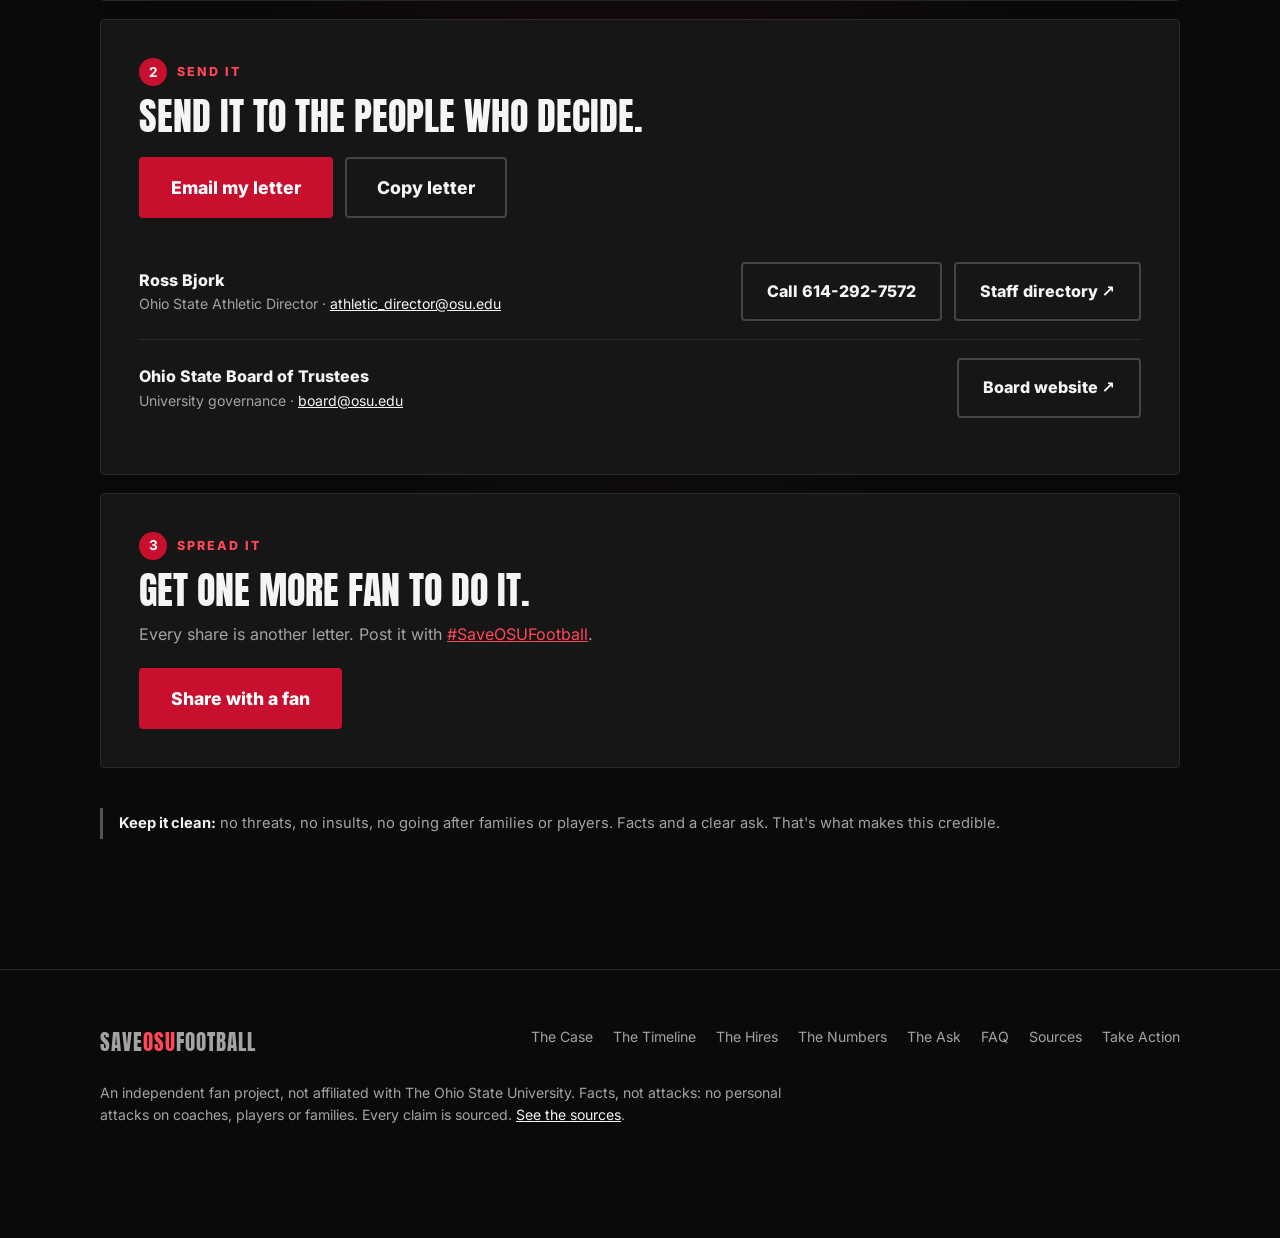
<file: take-action/index.html>
<!DOCTYPE html>
<html lang="en">
<head>
<meta charset="UTF-8">
<meta name="viewport" content="width=device-width, initial-scale=1.0, viewport-fit=cover">
<title>Email Ohio State's Athletic Director | Save OSU Football</title>
<meta name="description" content="Send a short, personal letter to Ohio State athletic director Ross Bjork and the Board of Trustees in two minutes. Pre-filled, respectful and sourced.">
<meta name="robots" content="index, follow, max-image-preview:large">
<meta property="og:locale" content="en_US">
<meta name="theme-color" content="#0a0a0a">
<meta property="og:type" content="website">
<meta property="og:title" content="Email Ohio State&#x27;s Athletic Director | Save OSU Football">
<meta property="og:description" content="Send a short, personal letter to Ohio State athletic director Ross Bjork and the Board of Trustees in two minutes. Pre-filled, respectful and sourced.">
<meta property="og:site_name" content="Save OSU Football">
<meta property="og:image" content="https://saveosufootball.com/assets/og.jpg">
<meta property="og:image:width" content="1200">
<meta property="og:image:height" content="630">
<meta property="og:image:type" content="image/jpeg">
<meta property="og:image:alt" content="Seven blown leads. Zero accountability. Michigan 13, Ohio State 10, Nov. 30, 2024, the fourth straight loss. Save OSU Football.">
<meta name="twitter:card" content="summary_large_image">
<meta name="twitter:title" content="Email Ohio State&#x27;s Athletic Director | Save OSU Football">
<meta name="twitter:description" content="Send a short, personal letter to Ohio State athletic director Ross Bjork and the Board of Trustees in two minutes. Pre-filled, respectful and sourced.">
<meta name="twitter:image" content="https://saveosufootball.com/assets/og.jpg">
<meta name="twitter:image:alt" content="Seven blown leads. Zero accountability. Save OSU Football.">
<link rel="icon" href="../assets/icons/favicon.svg" type="image/svg+xml">
<link rel="icon" href="../assets/icons/favicon-32.png" sizes="32x32" type="image/png">
<link rel="apple-touch-icon" href="../assets/icons/apple-touch-icon.png">
<link rel="manifest" href="../site.webmanifest">
<link rel="preload" href="../assets/fonts/anton-latin-400-normal.woff2" as="font" type="font/woff2" crossorigin>
<link rel="preload" href="../assets/fonts/inter-latin-400-normal.woff2" as="font" type="font/woff2" crossorigin>
<link rel="stylesheet" href="../assets/site.css">
<link rel="canonical" href="https://saveosufootball.com/take-action/">
<meta property="og:url" content="https://saveosufootball.com/take-action/">
<script src="../assets/analytics.js"></script>
<script>document.documentElement.classList.add('js');</script>
<script type="application/ld+json">{"@context": "https://schema.org", "@type": "BreadcrumbList", "itemListElement": [{"@type": "ListItem", "position": 1, "name": "Home", "item": "https://saveosufootball.com/"}, {"@type": "ListItem", "position": 2, "name": "Take Action", "item": "https://saveosufootball.com/take-action/"}]}</script>
</head>
<body>
<a class="skip" href="#main">Skip to main content</a>
<header class="site-head">
  <div class="wrap head-row">
    <a href="../" class="logo" aria-label="Save OSU Football, home">SAVE<span>OSU</span>FOOTBALL</a>
    <nav class="links" id="primary-nav" aria-label="Main">
        <a href="../">The Case</a>
        <a href="../timeline/">The Timeline</a>
        <a href="../hires/">The Hires</a>
        <a href="../numbers/">The Numbers</a>
        <a href="../#the-ask">The Ask</a>
        <a href="../faq/">FAQ</a>
        <a href="../sources/">Sources</a>
    </nav>
    <div class="head-right">
      <a href="../take-action/" data-track="CTA: Nav" class="nav-cta" aria-current="page">Take Action</a>
      <button class="menu-toggle" id="menuToggle" aria-expanded="false" aria-controls="primary-nav" aria-label="Open menu">☰</button>
    </div>
  </div>
</header>
<main id="main">

<section class="page-hero">
  <div class="wrap">
    <span class="kicker">Take Action</span>
    <h1 class="h-lg">Two minutes.<br><span class="red">Three steps.</span></h1>
    <p class="lede">Short, respectful, personal letters get read. Form letters get filtered. Make this one yours.</p>
  </div>
</section>
<section class="sec">
  <div class="wrap steps">

    <div class="step">
      <div class="step-num"><b>1</b> MAKE IT YOURS</div>
      <h2 class="h-md">Add your name and one line.</h2>
      <div class="form">
        <div class="field"><label for="fName">Your name</label><input id="fName" autocomplete="name" placeholder="Jane Buckeye"></div>
        <div class="field"><label for="fWho">Who you are <span>(optional)</span></label><input id="fWho" placeholder="Alum, Class of 2009 · Season ticket holder"></div>
        <div class="field full"><label for="fLine">One sentence in your own words <span>(optional, but it matters)</span></label><textarea id="fLine" placeholder="I've had season tickets for 20 years, and I've never seen fans this frustrated."></textarea></div>
      </div>
      <p class="small muted" style="margin-bottom:10px">Your letter (updates as you type; highlighted parts are yours). Nothing you type is stored or sent anywhere by this site.</p>
      <div class="letter" id="letterPreview" aria-live="off"></div>
    </div>

    <div class="step">
      <div class="step-num"><b>2</b> SEND IT</div>
      <h2 class="h-md">Send it to the people who decide.</h2>
      <div class="btn-row" style="margin:20px 0 6px">
        <button type="button" class="btn btn-primary btn-big" id="emailBtn" aria-expanded="false" aria-controls="emailConsent">Email my letter</button>
        <button type="button" class="btn btn-ghost btn-big" id="copyLetter">Copy letter</button>
      </div>
      <div class="consent" id="emailConsent" role="group" aria-labelledby="consentT" hidden>
        <strong id="consentT">Open your email app?</strong>
        <p>We'll open the default email app on your phone, tablet or computer with your letter filled in. Nothing is sent until you press send there. <span id="consentRcpt"></span> We'll also copy the letter in case your email app shortens long messages.</p>
        <div class="btn-row"><button type="button" class="btn btn-primary" id="consentYes">Yes, open my email app</button><button type="button" class="btn btn-ghost" id="consentNo">Cancel</button></div>
      </div>
      <p class="done" id="sentNote" hidden>✓ <span></span></p>
      <div style="margin-top:26px">
        <div class="contact-row"><div><div class="nm">Ross Bjork</div><div class="rl">Ohio State Athletic Director · <a href="mailto:athletic_director@osu.edu" style="color:var(--white)">athletic_director@osu.edu</a></div></div><div class="btn-row"><a class="btn btn-ghost" href="tel:+16142927572" data-track="Called AD Office">Call 614-292-7572</a><a class="btn btn-ghost" href="https://ohiostatebuckeyes.com/staff-directory/ross-bjork/1992" target="_blank" rel="noopener noreferrer">Staff directory ↗<span class="visually-hidden"> (opens in a new tab)</span></a></div></div>
        <div class="contact-row"><div><div class="nm">Ohio State Board of Trustees</div><div class="rl">University governance · <a href="mailto:board@osu.edu" style="color:var(--white)">board@osu.edu</a></div></div><a class="btn btn-ghost" href="https://trustees.osu.edu/" target="_blank" rel="noopener noreferrer">Board website ↗<span class="visually-hidden"> (opens in a new tab)</span></a></div>
      </div>
    </div>

    <div class="step">
      <div class="step-num"><b>3</b> SPREAD IT</div>
      <h2 class="h-md">Get one more fan to do it.</h2>
      <p class="muted" style="margin:12px 0 20px">Every share is another letter. Post it with <a href="../#hashtags" style="color:var(--red-text)">#SaveOSUFootball</a>.</p>
      <div class="btn-row"><button type="button" class="btn btn-primary btn-big" data-share data-url="https://saveosufootball.com/" data-text="I just sent my letter. 15 losses since 2019, 7 after holding the lead. Takes 2 minutes. #SaveOSUFootball">Share with a fan</button></div>
    </div>

    <p class="fair"><strong>Keep it clean:</strong> no threats, no insults, no going after families or players. Facts and a clear ask. That's what makes this credible.</p>
  </div>
</section>
</main>
<footer data-hide-sticky>
  <div class="wrap">
    <div class="foot-row">
      <a href="../" class="logo">SAVE<span>OSU</span>FOOTBALL</a>
      <nav class="foot-links" aria-label="Footer">
        <a href="../">The Case</a>
        <a href="../timeline/">The Timeline</a>
        <a href="../hires/">The Hires</a>
        <a href="../numbers/">The Numbers</a>
        <a href="../#the-ask">The Ask</a>
        <a href="../faq/">FAQ</a>
        <a href="../sources/">Sources</a>
        <a href="../take-action/">Take Action</a>
      </nav>
    </div>
    <p class="foot-note">An independent fan project, not affiliated with The Ohio State University. Facts, not attacks: no personal attacks on coaches, players or families. Every claim is sourced. <a href="../sources/">See the sources</a>.</p>
  </div>
</footer>
<div id="sr-status" class="visually-hidden" role="status" aria-live="polite"></div>
<script src="../assets/site.js" defer></script>
<script src="../assets/letter.js" defer></script>
</body>
</html>
</file>
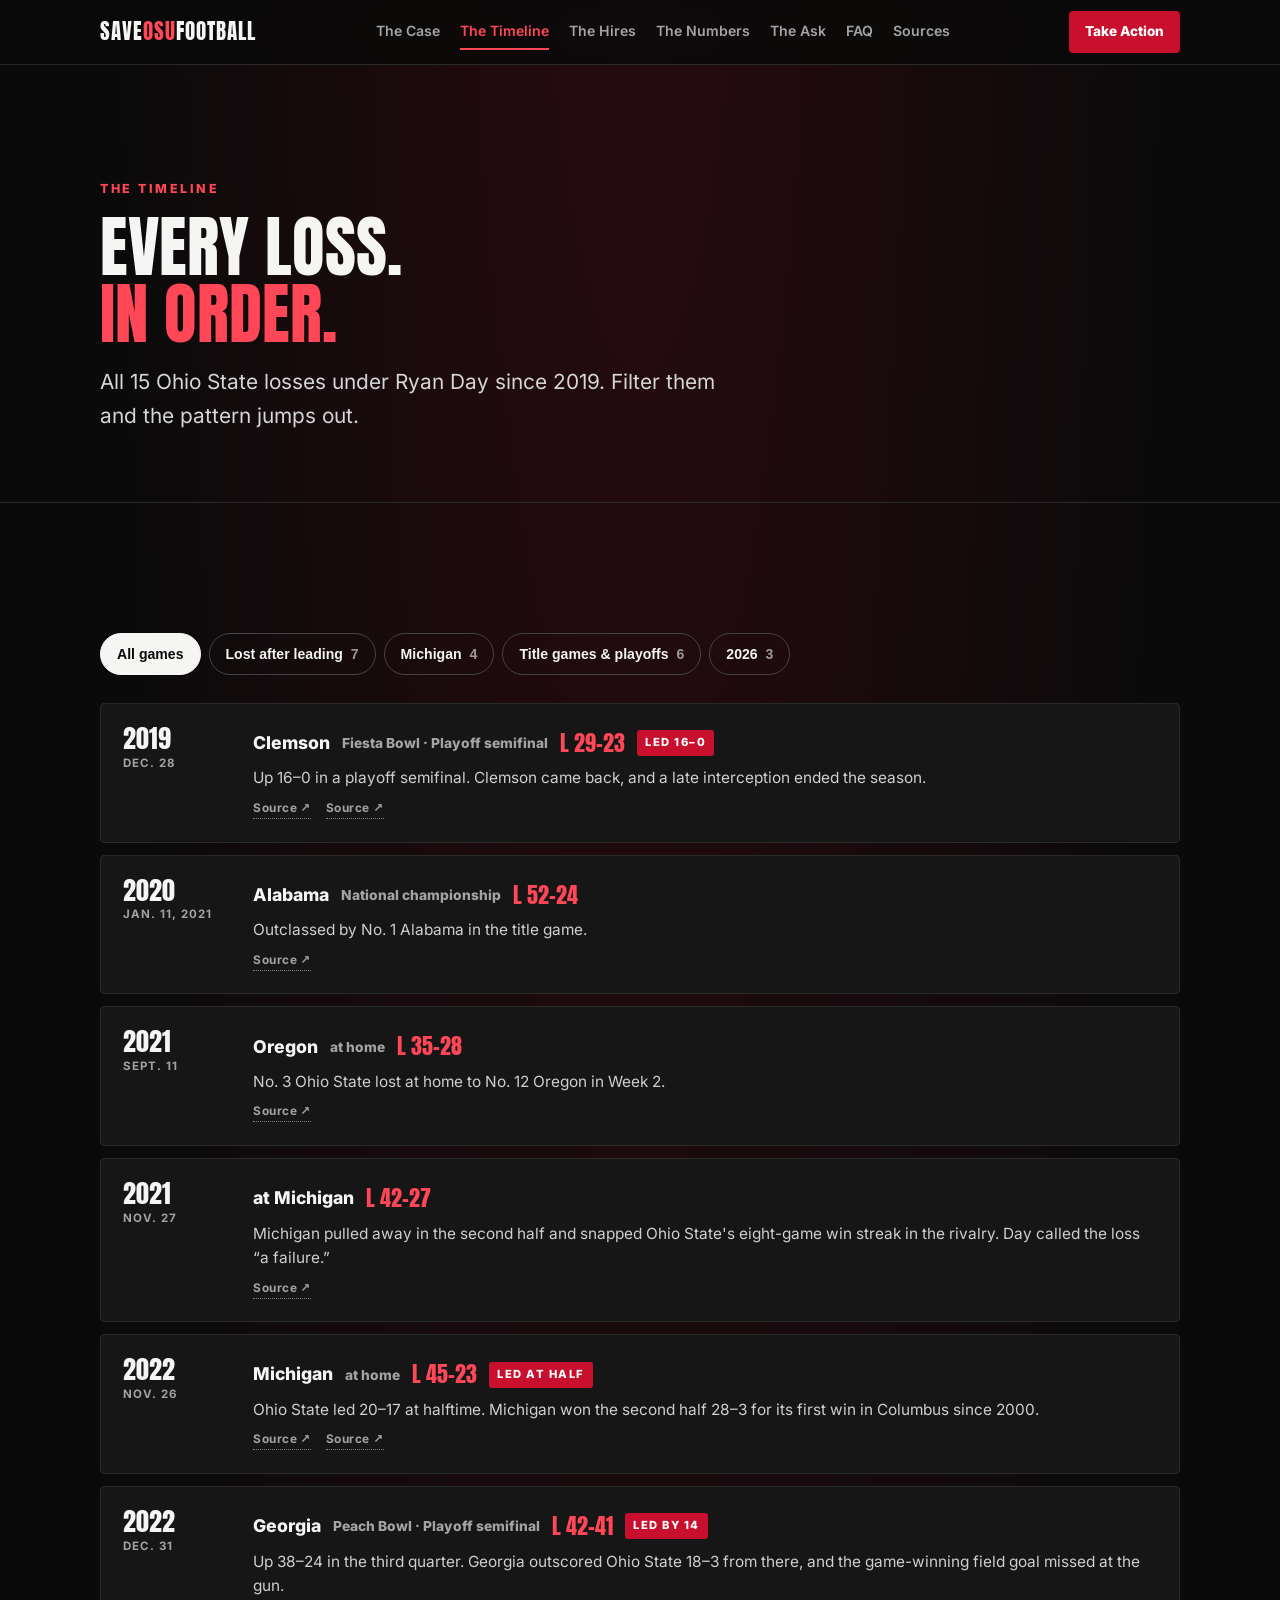
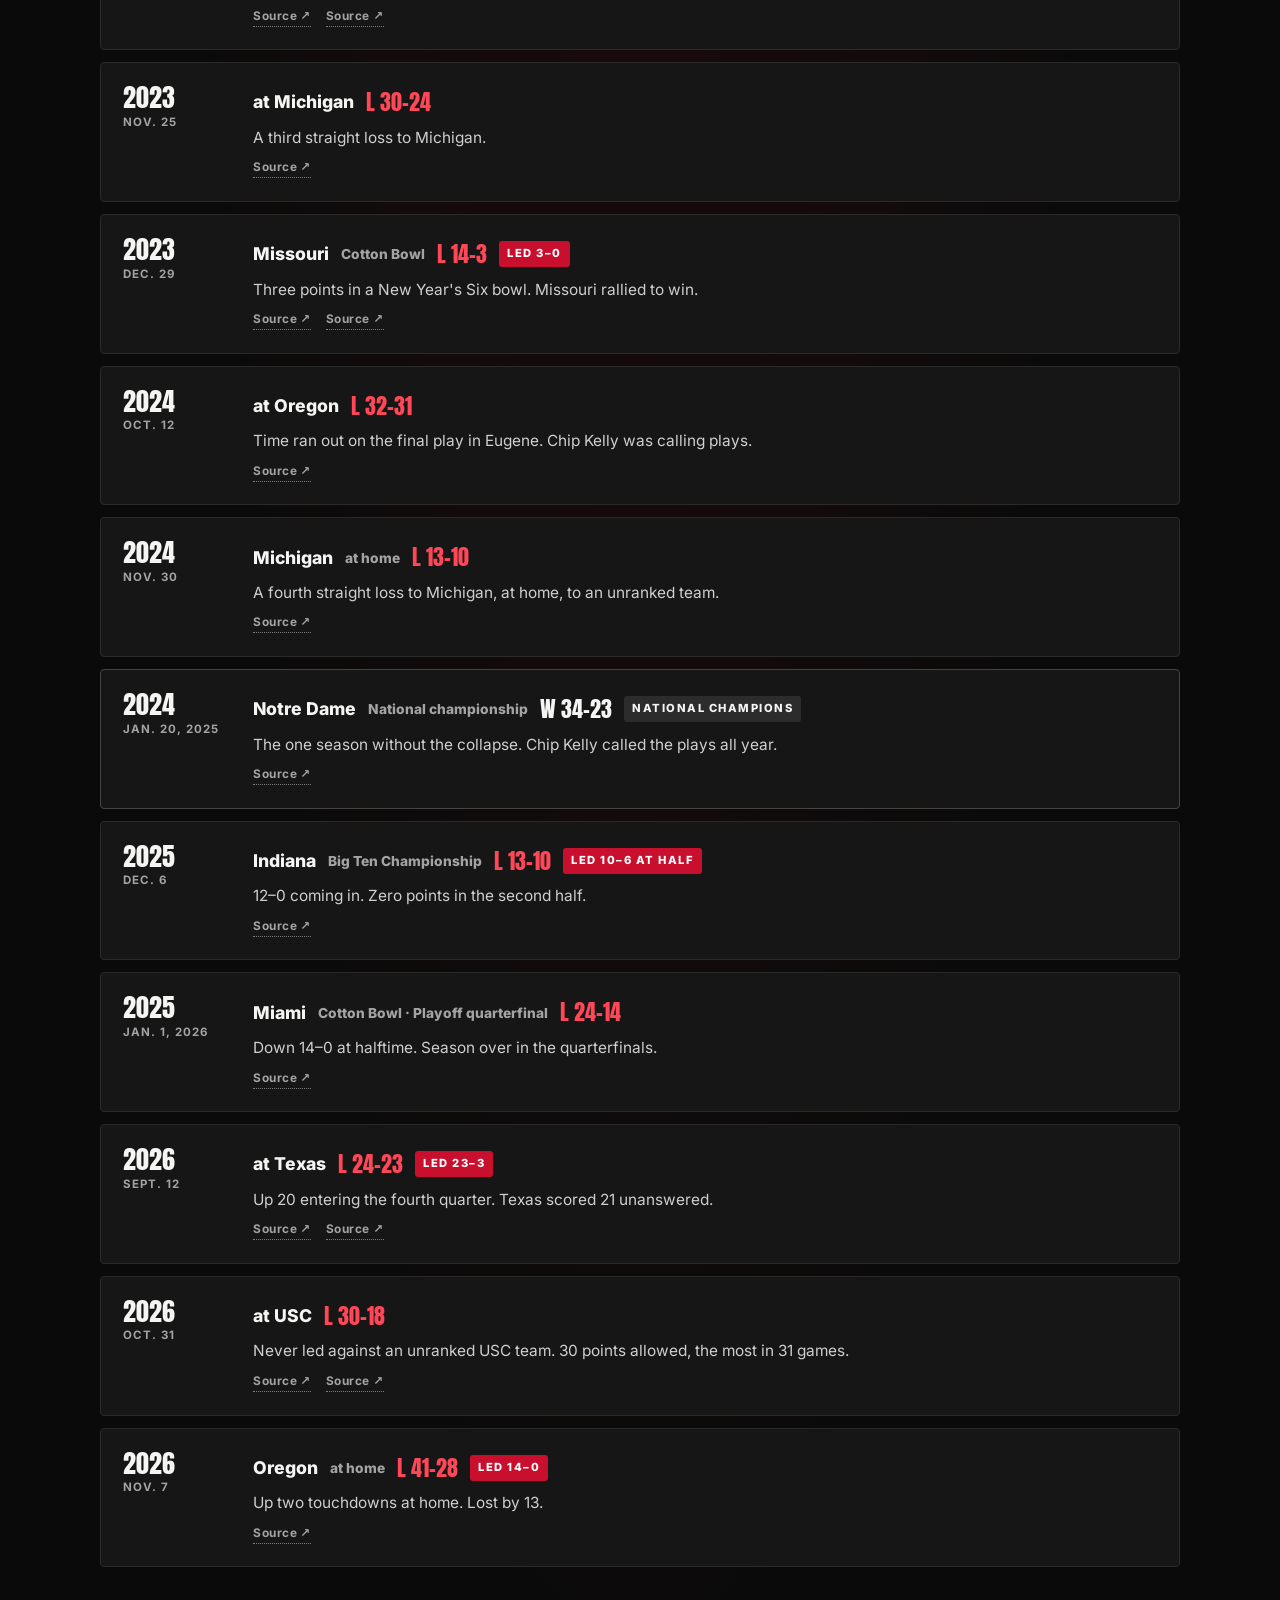
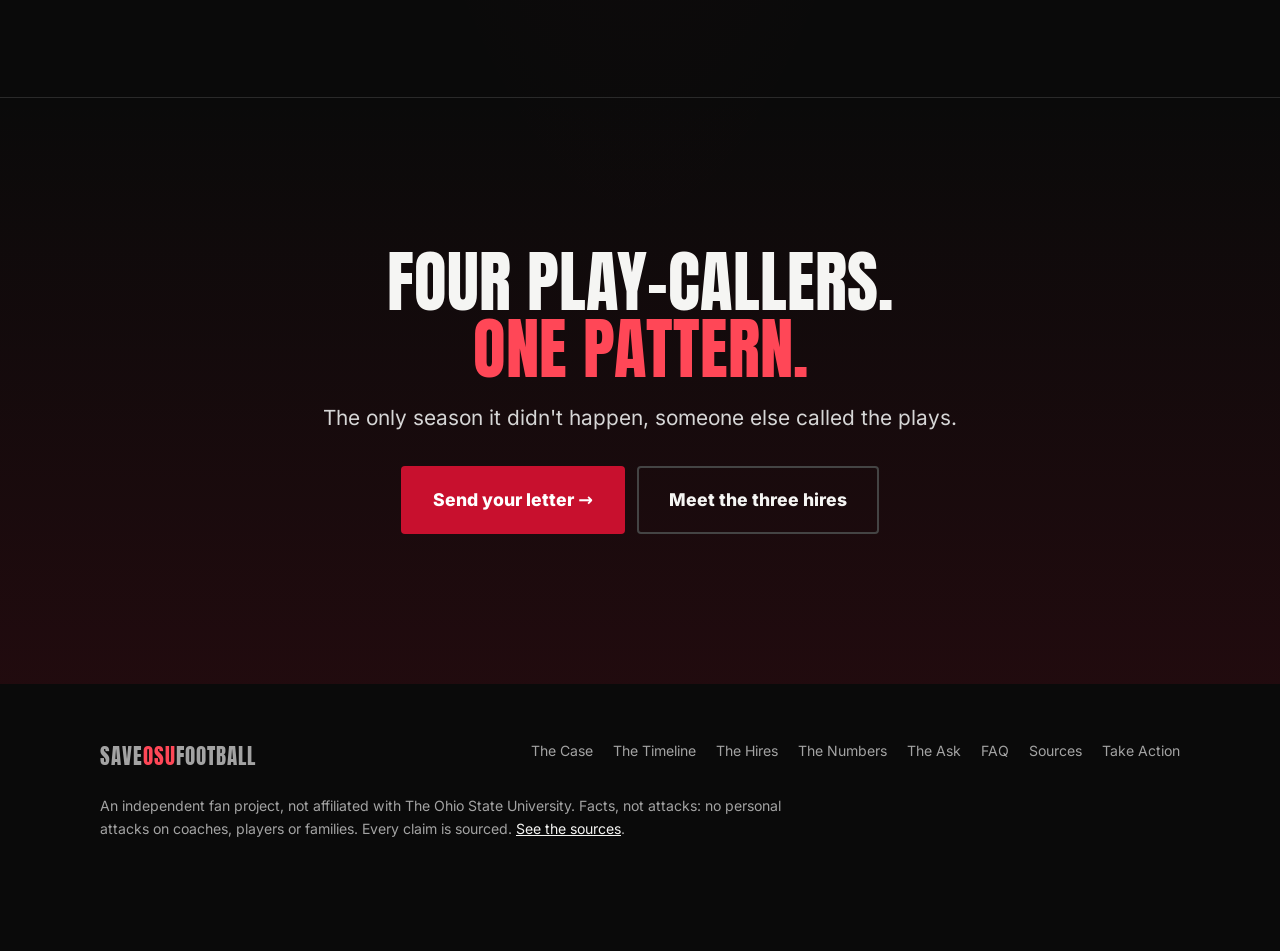
<file: timeline/index.html>
<!DOCTYPE html>
<html lang="en">
<head>
<meta charset="UTF-8">
<meta name="viewport" content="width=device-width, initial-scale=1.0, viewport-fit=cover">
<title>Every Ryan Day Loss at Ohio State, 2019 to 2026 | Save OSU Football</title>
<meta name="description" content="All 15 Ohio State losses under Ryan Day since 2019, including seven blown leads and four straight to Michigan. Scores, context and a source for every game.">
<meta name="robots" content="index, follow, max-image-preview:large">
<meta property="og:locale" content="en_US">
<meta name="theme-color" content="#0a0a0a">
<meta property="og:type" content="website">
<meta property="og:title" content="Every Ryan Day Loss at Ohio State, 2019 to 2026 | Save OSU Football">
<meta property="og:description" content="All 15 Ohio State losses under Ryan Day since 2019, including seven blown leads and four straight to Michigan. Scores, context and a source for every game.">
<meta property="og:site_name" content="Save OSU Football">
<meta property="og:image" content="https://saveosufootball.com/assets/og.jpg">
<meta property="og:image:width" content="1200">
<meta property="og:image:height" content="630">
<meta property="og:image:type" content="image/jpeg">
<meta property="og:image:alt" content="Seven blown leads. Zero accountability. Michigan 13, Ohio State 10, Nov. 30, 2024, the fourth straight loss. Save OSU Football.">
<meta name="twitter:card" content="summary_large_image">
<meta name="twitter:title" content="Every Ryan Day Loss at Ohio State, 2019 to 2026 | Save OSU Football">
<meta name="twitter:description" content="All 15 Ohio State losses under Ryan Day since 2019, including seven blown leads and four straight to Michigan. Scores, context and a source for every game.">
<meta name="twitter:image" content="https://saveosufootball.com/assets/og.jpg">
<meta name="twitter:image:alt" content="Seven blown leads. Zero accountability. Save OSU Football.">
<link rel="icon" href="../assets/icons/favicon.svg" type="image/svg+xml">
<link rel="icon" href="../assets/icons/favicon-32.png" sizes="32x32" type="image/png">
<link rel="apple-touch-icon" href="../assets/icons/apple-touch-icon.png">
<link rel="manifest" href="../site.webmanifest">
<link rel="preload" href="../assets/fonts/anton-latin-400-normal.woff2" as="font" type="font/woff2" crossorigin>
<link rel="preload" href="../assets/fonts/inter-latin-400-normal.woff2" as="font" type="font/woff2" crossorigin>
<link rel="stylesheet" href="../assets/site.css">
<link rel="canonical" href="https://saveosufootball.com/timeline/">
<meta property="og:url" content="https://saveosufootball.com/timeline/">
<script src="../assets/analytics.js"></script>
<script>document.documentElement.classList.add('js');</script>
<script type="application/ld+json">{"@context": "https://schema.org", "@type": "BreadcrumbList", "itemListElement": [{"@type": "ListItem", "position": 1, "name": "Home", "item": "https://saveosufootball.com/"}, {"@type": "ListItem", "position": 2, "name": "The Timeline", "item": "https://saveosufootball.com/timeline/"}]}</script>
</head>
<body>
<a class="skip" href="#main">Skip to main content</a>
<header class="site-head">
  <div class="wrap head-row">
    <a href="../" class="logo" aria-label="Save OSU Football, home">SAVE<span>OSU</span>FOOTBALL</a>
    <nav class="links" id="primary-nav" aria-label="Main">
        <a href="../">The Case</a>
        <a href="../timeline/" class="current" aria-current="page">The Timeline</a>
        <a href="../hires/">The Hires</a>
        <a href="../numbers/">The Numbers</a>
        <a href="../#the-ask">The Ask</a>
        <a href="../faq/">FAQ</a>
        <a href="../sources/">Sources</a>
    </nav>
    <div class="head-right">
      <a href="../take-action/" data-track="CTA: Nav" class="nav-cta">Take Action</a>
      <button class="menu-toggle" id="menuToggle" aria-expanded="false" aria-controls="primary-nav" aria-label="Open menu">☰</button>
    </div>
  </div>
</header>
<main id="main">

<section class="page-hero" data-hide-sticky>
  <div class="wrap">
    <span class="kicker rv">The Timeline</span>
    <h1 class="h-lg rv">Every loss.<br><span class="red">In order.</span></h1>
    <p class="lede rv">All 15 Ohio State losses under Ryan Day since 2019. Filter them and the pattern jumps out.</p>
  </div>
</section>
<section class="sec">
  <div class="wrap">
    <div class="chips" role="group" aria-label="Filter games">
      <button class="chip" data-filter="all" aria-pressed="true">All games</button>
      <button class="chip" data-filter="lead" aria-pressed="false">Lost after leading <span class="c">7</span></button>
      <button class="chip" data-filter="mich" aria-pressed="false">Michigan <span class="c">4</span></button>
      <button class="chip" data-filter="post" aria-pressed="false">Title games &amp; playoffs <span class="c">6</span></button>
      <button class="chip" data-filter="y2026" aria-pressed="false">2026 <span class="c">3</span></button>
    </div>
    <div class="tl">
    <article class="tl-item rv" data-tags="lead post">
      <div class="when">2019<small>DEC. 28</small></div>
      <div>
        <h3>Clemson <span class="muted small">Fiesta Bowl · Playoff semifinal</span> <span class="score">L 29–23</span> <span class="badge">Led 16–0</span></h3>
        <p>Up 16–0 in a playoff semifinal. Clemson came back, and a late interception ended the season.</p>
        <a class="src" href="https://elevenwarriors.com/ohio-state-football/2019-fiesta-bowl/2019/12/110939/ohio-state-comes-up-short-against-clemson-again-29-23-for-season-ending-loss-in-college-football" target="_blank" rel="noopener noreferrer">Source ↗<span class="visually-hidden"> (opens in a new tab)</span></a> &nbsp; <a class="src" href="https://sportsnaut.com/college-football/ryan-days-history-of-blowing-leads-at-ohio-state" target="_blank" rel="noopener noreferrer">Source ↗<span class="visually-hidden"> (opens in a new tab)</span></a>
      </div>
    </article>
    <article class="tl-item rv" data-tags="post">
      <div class="when">2020<small>JAN. 11, 2021</small></div>
      <div>
        <h3>Alabama <span class="muted small">National championship</span> <span class="score">L 52–24</span> </h3>
        <p>Outclassed by No. 1 Alabama in the title game.</p>
        <a class="src" href="https://en.wikipedia.org/wiki/Ryan_Day" target="_blank" rel="noopener noreferrer">Source ↗<span class="visually-hidden"> (opens in a new tab)</span></a>
      </div>
    </article>
    <article class="tl-item rv" data-tags="other">
      <div class="when">2021<small>SEPT. 11</small></div>
      <div>
        <h3>Oregon <span class="muted small">at home</span> <span class="score">L 35–28</span> </h3>
        <p>No. 3 Ohio State lost at home to No. 12 Oregon in Week 2.</p>
        <a class="src" href="https://en.wikipedia.org/wiki/2021_Ohio_State_Buckeyes_football_team" target="_blank" rel="noopener noreferrer">Source ↗<span class="visually-hidden"> (opens in a new tab)</span></a>
      </div>
    </article>
    <article class="tl-item rv" data-tags="mich">
      <div class="when">2021<small>NOV. 27</small></div>
      <div>
        <h3>at Michigan <span class="score">L 42–27</span> </h3>
        <p>Michigan pulled away in the second half and snapped Ohio State's eight-game win streak in the rivalry. Day called the loss “a failure.”</p>
        <a class="src" href="https://www.si.com/college/2021/11/27/ryan-day-on-ohio-state-loss-to-michigan-its-a-failure" target="_blank" rel="noopener noreferrer">Source ↗<span class="visually-hidden"> (opens in a new tab)</span></a>
      </div>
    </article>
    <article class="tl-item rv" data-tags="mich lead">
      <div class="when">2022<small>NOV. 26</small></div>
      <div>
        <h3>Michigan <span class="muted small">at home</span> <span class="score">L 45–23</span> <span class="badge">Led at half</span></h3>
        <p>Ohio State led 20–17 at halftime. Michigan won the second half 28–3 for its first win in Columbus since 2000.</p>
        <a class="src" href="https://www.si.com/college/ohiostate/football/ohio-state-spectacular-collapse-ends-regular-season-in-crushing-loss-to-michigan" target="_blank" rel="noopener noreferrer">Source ↗<span class="visually-hidden"> (opens in a new tab)</span></a> &nbsp; <a class="src" href="https://www.on3.com/teams/michigan-wolverines/news/michigan-football-ohio-state-game-recap-week-13-2022" target="_blank" rel="noopener noreferrer">Source ↗<span class="visually-hidden"> (opens in a new tab)</span></a>
      </div>
    </article>
    <article class="tl-item rv" data-tags="lead post">
      <div class="when">2022<small>DEC. 31</small></div>
      <div>
        <h3>Georgia <span class="muted small">Peach Bowl · Playoff semifinal</span> <span class="score">L 42–41</span> <span class="badge">Led by 14</span></h3>
        <p>Up 38–24 in the third quarter. Georgia outscored Ohio State 18–3 from there, and the game-winning field goal missed at the gun.</p>
        <a class="src" href="https://www.ncaa.com/live-updates/football/fbs/georgia-defeats-ohio-state-wins-peach-bowl-42-41-advance-college-football-playoff-final" target="_blank" rel="noopener noreferrer">Source ↗<span class="visually-hidden"> (opens in a new tab)</span></a> &nbsp; <a class="src" href="https://www.si.com/college/2023/01/01/ohio-states-kicker-misses-would-be-game-winner-vs-georgia" target="_blank" rel="noopener noreferrer">Source ↗<span class="visually-hidden"> (opens in a new tab)</span></a>
      </div>
    </article>
    <article class="tl-item rv" data-tags="mich">
      <div class="when">2023<small>NOV. 25</small></div>
      <div>
        <h3>at Michigan <span class="score">L 30–24</span> </h3>
        <p>A third straight loss to Michigan.</p>
        <a class="src" href="https://en.wikipedia.org/wiki/2023_Ohio_State_Buckeyes_football_team" target="_blank" rel="noopener noreferrer">Source ↗<span class="visually-hidden"> (opens in a new tab)</span></a>
      </div>
    </article>
    <article class="tl-item rv" data-tags="lead post">
      <div class="when">2023<small>DEC. 29</small></div>
      <div>
        <h3>Missouri <span class="muted small">Cotton Bowl</span> <span class="score">L 14–3</span> <span class="badge">Led 3–0</span></h3>
        <p>Three points in a New Year's Six bowl. Missouri rallied to win.</p>
        <a class="src" href="https://sportsnaut.com/no-9-missouri-rallies-to-beat-no-7-ohio-state-in-cotton-bowl" target="_blank" rel="noopener noreferrer">Source ↗<span class="visually-hidden"> (opens in a new tab)</span></a> &nbsp; <a class="src" href="https://www.kctv5.com/2023/12/30/no-9-missouri-beats-no-7-ohio-state-14-3-cotton-bowl" target="_blank" rel="noopener noreferrer">Source ↗<span class="visually-hidden"> (opens in a new tab)</span></a>
      </div>
    </article>
    <article class="tl-item rv" data-tags="other">
      <div class="when">2024<small>OCT. 12</small></div>
      <div>
        <h3>at Oregon <span class="score">L 32–31</span> </h3>
        <p>Time ran out on the final play in Eugene. Chip Kelly was calling plays.</p>
        <a class="src" href="https://www.saturdaydownsouth.com/sec-football/ohio-state-loses-top-3-matchup-with-oregon-as-time-runs-out-on-will-howard-scramble" target="_blank" rel="noopener noreferrer">Source ↗<span class="visually-hidden"> (opens in a new tab)</span></a>
      </div>
    </article>
    <article class="tl-item rv" data-tags="mich">
      <div class="when">2024<small>NOV. 30</small></div>
      <div>
        <h3>Michigan <span class="muted small">at home</span> <span class="score">L 13–10</span> </h3>
        <p>A fourth straight loss to Michigan, at home, to an unranked team.</p>
        <a class="src" href="https://en.wikipedia.org/wiki/2024_Ohio_State_Buckeyes_football_team" target="_blank" rel="noopener noreferrer">Source ↗<span class="visually-hidden"> (opens in a new tab)</span></a>
      </div>
    </article>
    <article class="tl-item rv win" data-tags="win">
      <div class="when">2024<small>JAN. 20, 2025</small></div>
      <div>
        <h3>Notre Dame <span class="muted small">National championship</span> <span class="score">W 34–23</span> <span class="badge alt">National champions</span></h3>
        <p>The one season without the collapse. Chip Kelly called the plays all year.</p>
        <a class="src" href="https://en.wikipedia.org/wiki/2024_Ohio_State_Buckeyes_football_team" target="_blank" rel="noopener noreferrer">Source ↗<span class="visually-hidden"> (opens in a new tab)</span></a>
      </div>
    </article>
    <article class="tl-item rv" data-tags="lead post">
      <div class="when">2025<small>DEC. 6</small></div>
      <div>
        <h3>Indiana <span class="muted small">Big Ten Championship</span> <span class="score">L 13–10</span> <span class="badge">Led 10–6 at half</span></h3>
        <p>12–0 coming in. Zero points in the second half.</p>
        <a class="src" href="https://en.wikipedia.org/wiki/2025_Ohio_State_Buckeyes_football_team" target="_blank" rel="noopener noreferrer">Source ↗<span class="visually-hidden"> (opens in a new tab)</span></a>
      </div>
    </article>
    <article class="tl-item rv" data-tags="post">
      <div class="when">2025<small>JAN. 1, 2026</small></div>
      <div>
        <h3>Miami <span class="muted small">Cotton Bowl · Playoff quarterfinal</span> <span class="score">L 24–14</span> </h3>
        <p>Down 14–0 at halftime. Season over in the quarterfinals.</p>
        <a class="src" href="https://en.wikipedia.org/wiki/2025_Ohio_State_Buckeyes_football_team" target="_blank" rel="noopener noreferrer">Source ↗<span class="visually-hidden"> (opens in a new tab)</span></a>
      </div>
    </article>
    <article class="tl-item rv" data-tags="lead y2026">
      <div class="when">2026<small>SEPT. 12</small></div>
      <div>
        <h3>at Texas <span class="score">L 24–23</span> <span class="badge">Led 23–3</span></h3>
        <p>Up 20 entering the fourth quarter. Texas scored 21 unanswered.</p>
        <a class="src" href="https://en.wikipedia.org/wiki/2026_Ohio_State_Buckeyes_football_team" target="_blank" rel="noopener noreferrer">Source ↗<span class="visually-hidden"> (opens in a new tab)</span></a> &nbsp; <a class="src" href="https://www.landgrantholyland.com/ohio-state-football/121714/ohio-state-buckeyes-football-texas-longhorns-loss-ryan-day-2026" target="_blank" rel="noopener noreferrer">Source ↗<span class="visually-hidden"> (opens in a new tab)</span></a>
      </div>
    </article>
    <article class="tl-item rv" data-tags="y2026">
      <div class="when">2026<small>OCT. 31</small></div>
      <div>
        <h3>at USC <span class="score">L 30–18</span> </h3>
        <p>Never led against an unranked USC team. 30 points allowed, the most in 31 games.</p>
        <a class="src" href="https://abcnews.com/Sports/wireStory/usc-stuns-2-ohio-state-30-18-big-137743763" target="_blank" rel="noopener noreferrer">Source ↗<span class="visually-hidden"> (opens in a new tab)</span></a> &nbsp; <a class="src" href="https://www.saturdaydownsouth.com/news/college-football/ohio-state-suffers-second-loss-before-november-for-first-time-in-over-10-years/" target="_blank" rel="noopener noreferrer">Source ↗<span class="visually-hidden"> (opens in a new tab)</span></a>
      </div>
    </article>
    <article class="tl-item rv" data-tags="lead y2026">
      <div class="when">2026<small>NOV. 7</small></div>
      <div>
        <h3>Oregon <span class="muted small">at home</span> <span class="score">L 41–28</span> <span class="badge">Led 14–0</span></h3>
        <p>Up two touchdowns at home. Lost by 13.</p>
        <a class="src" href="https://autzenzoo.com/5-winners-and-1-loser-from-oregon-ruining-ohio-state-s-season-in-columbus" target="_blank" rel="noopener noreferrer">Source ↗<span class="visually-hidden"> (opens in a new tab)</span></a>
      </div>
    </article>
    </div>
  </div>
</section>
<section class="final" data-hide-sticky>
  <div class="wrap">
    <h2 class="h-lg rv">Four play-callers.<br><span class="red">One pattern.</span></h2>
    <p class="lede rv">The only season it didn't happen, someone else called the plays.</p>
    <div class="btn-row rv"><a data-track="CTA: Send Letter" href="../take-action/" class="btn btn-primary btn-big">Send your letter →</a><a href="../hires/" class="btn btn-ghost btn-big">Meet the three hires</a></div>
  </div>
</section>
</main>
<footer data-hide-sticky>
  <div class="wrap">
    <div class="foot-row">
      <a href="../" class="logo">SAVE<span>OSU</span>FOOTBALL</a>
      <nav class="foot-links" aria-label="Footer">
        <a href="../">The Case</a>
        <a href="../timeline/">The Timeline</a>
        <a href="../hires/">The Hires</a>
        <a href="../numbers/">The Numbers</a>
        <a href="../#the-ask">The Ask</a>
        <a href="../faq/">FAQ</a>
        <a href="../sources/">Sources</a>
        <a href="../take-action/">Take Action</a>
      </nav>
    </div>
    <p class="foot-note">An independent fan project, not affiliated with The Ohio State University. Facts, not attacks: no personal attacks on coaches, players or families. Every claim is sourced. <a href="../sources/">See the sources</a>.</p>
  </div>
</footer>
<div class="sticky-cta" id="stickyCta" aria-hidden="true">
  <a href="../take-action/" tabindex="-1" data-track="CTA: Sticky Bar">Send your letter · 2 minutes →</a>
</div>
<div id="sr-status" class="visually-hidden" role="status" aria-live="polite"></div>
<script src="../assets/site.js" defer></script>
</body>
</html>
</file>
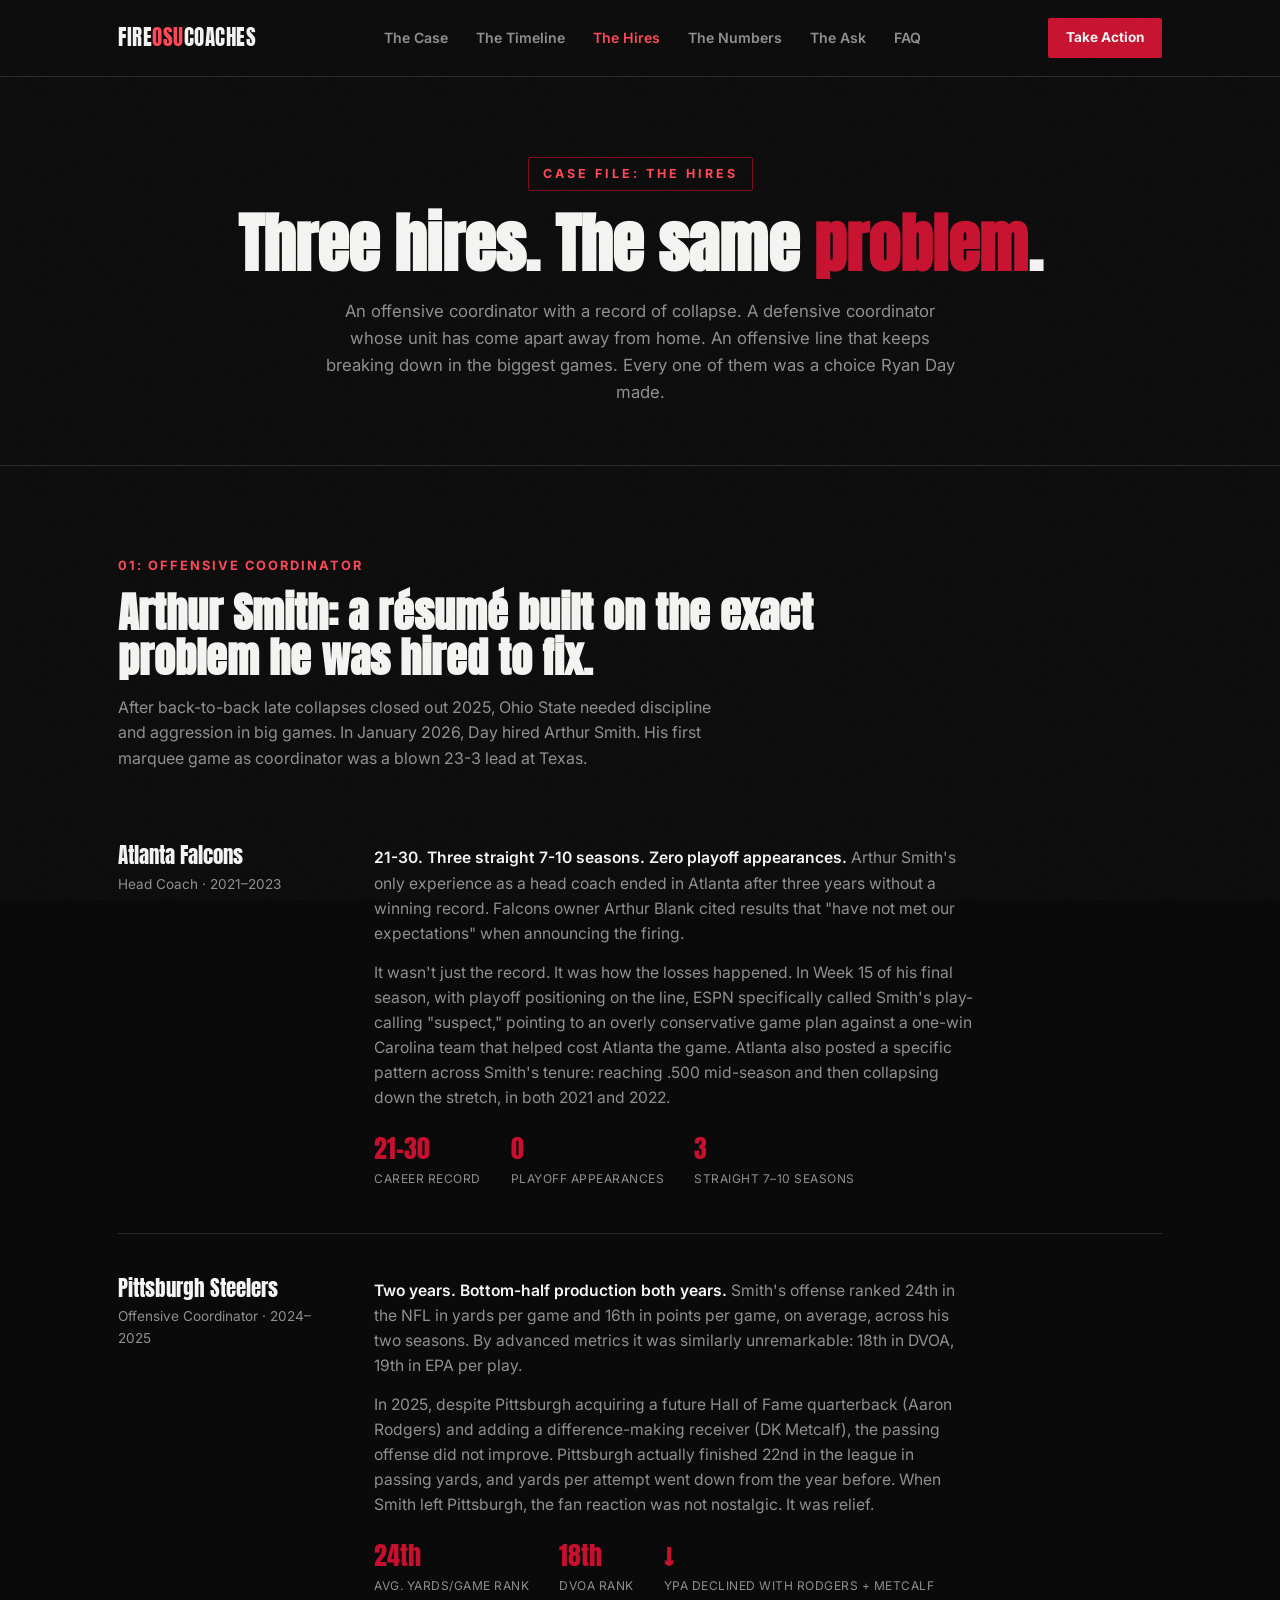
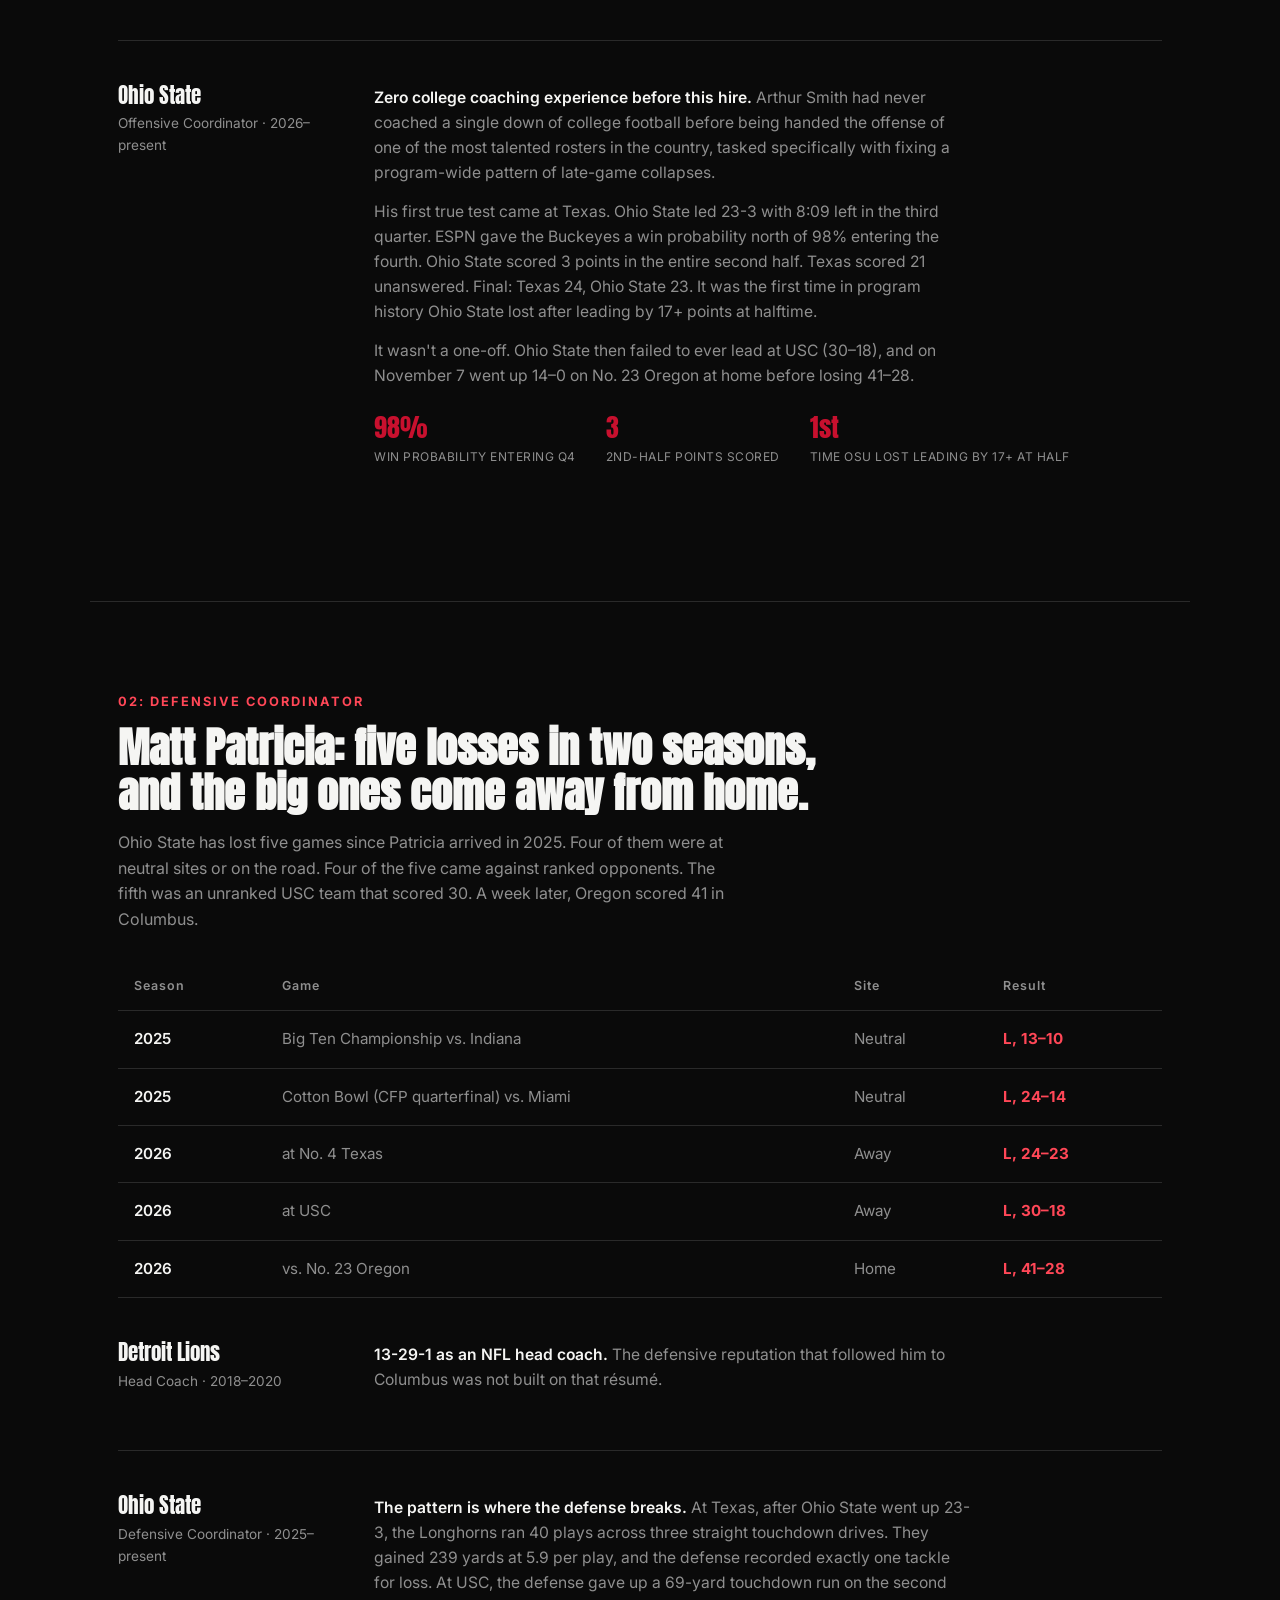
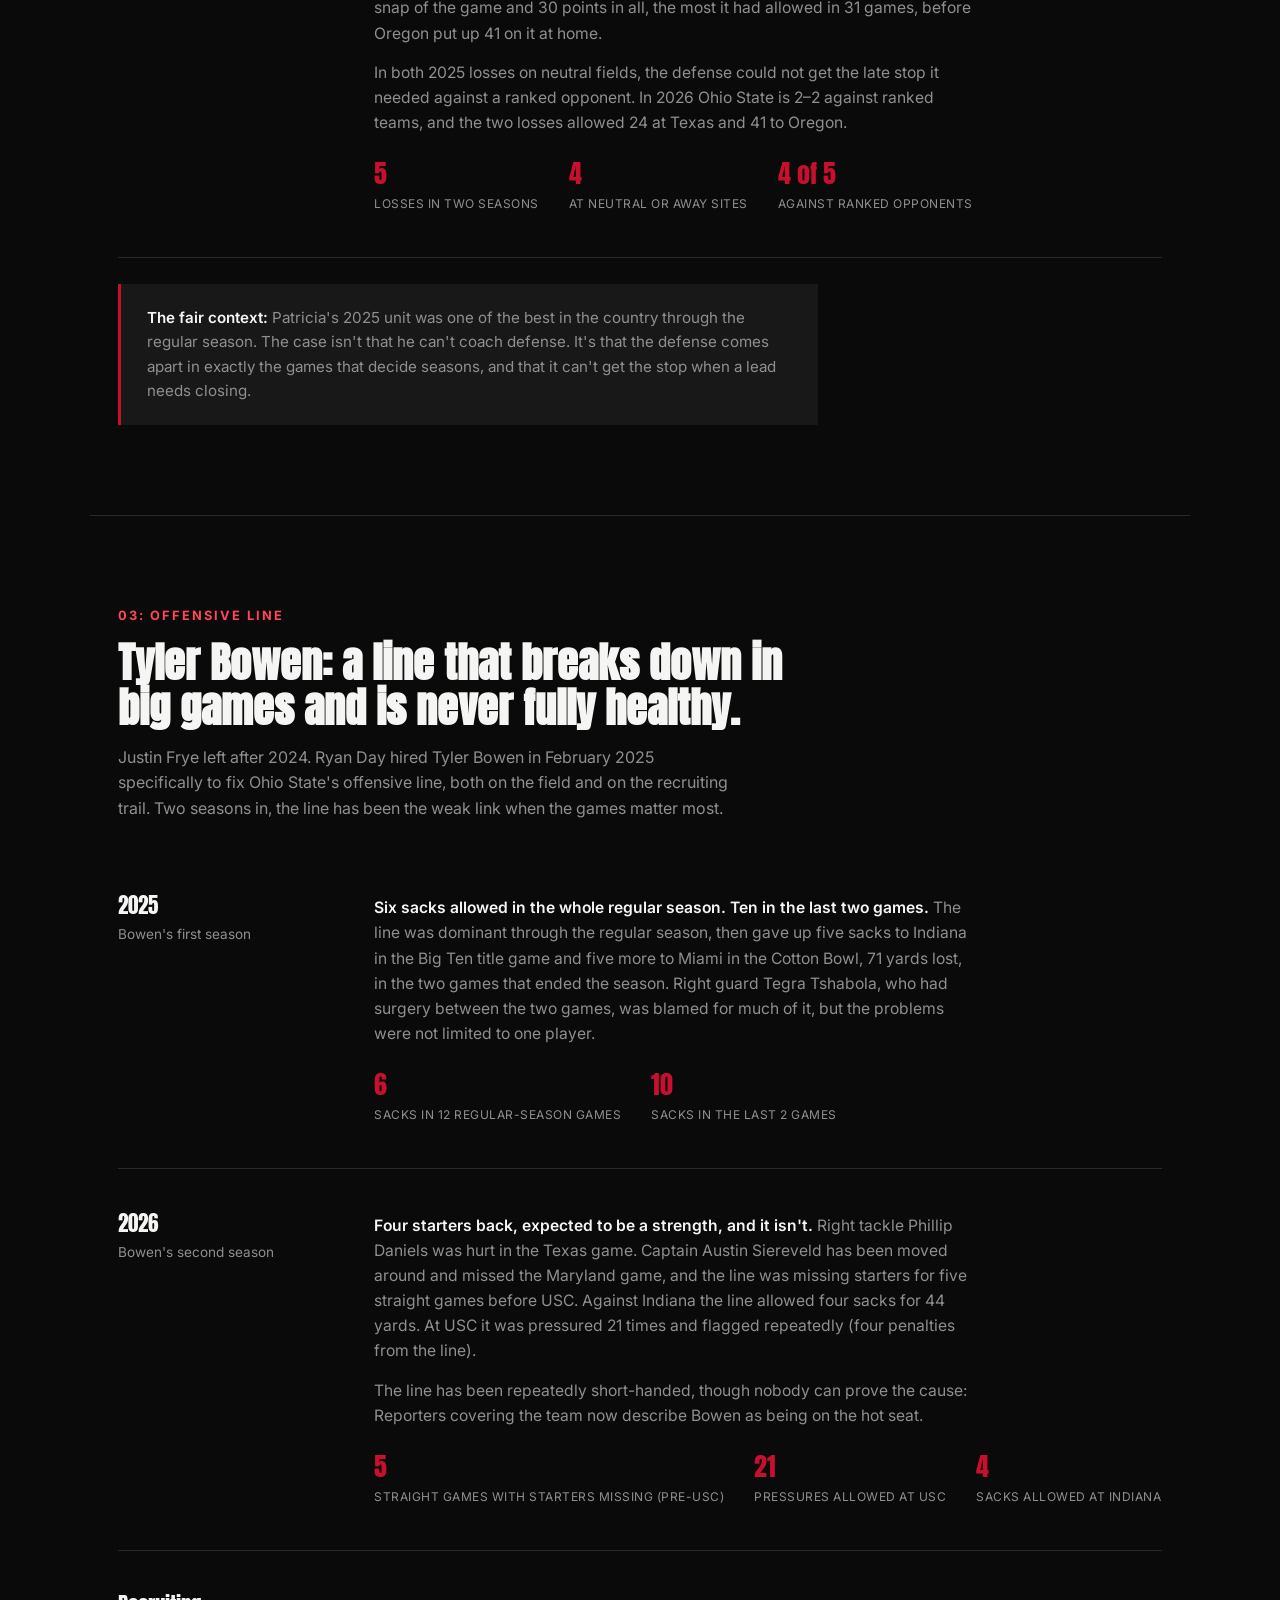
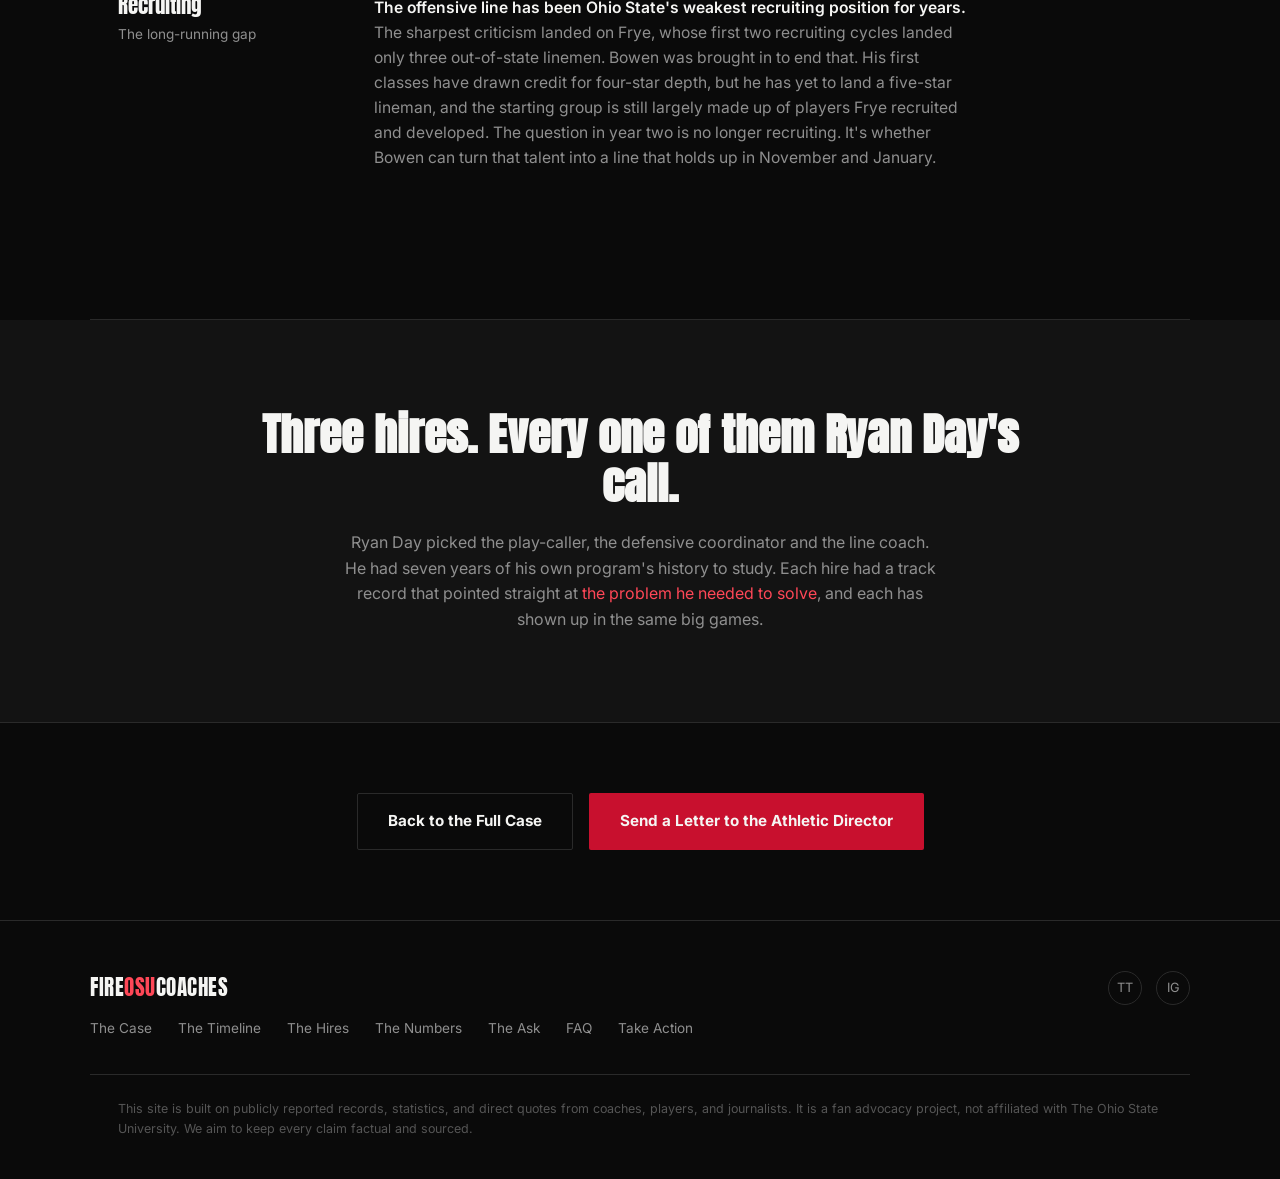
<file: Final-Arthur-Smith.html>
<!DOCTYPE html>
<html lang="en">
<head>
<meta charset="UTF-8">
<meta name="viewport" content="width=device-width, initial-scale=1.0">
<title>The Hires | Fire OSU Coaches</title>
<link rel="preconnect" href="https://fonts.googleapis.com">
<link href="https://fonts.googleapis.com/css2?family=Anton&family=Inter:wght@400;500;600;700;800&display=swap" rel="stylesheet">
<style>
  :root {
    --black: #0a0a0a; --black-alt: #131313; --black-card: #181818;
    --red: #c8102e; --red-dim: #7a0a1c; --red-glow: rgba(200, 16, 46, 0.25);
    --white: #f5f5f3; --dim: #8f8f8f; --line: #2a2a2a;
    --red-text: #ff4757;
    --display: 'Anton', sans-serif; --body: 'Inter', sans-serif;
  }
  * { margin: 0; padding: 0; box-sizing: border-box; }
  html { scroll-behavior: smooth; }
  body { background: var(--black); color: var(--white); font-family: var(--body); line-height: 1.6; overflow-x: hidden; }
  body::before {
    content: ""; position: fixed; inset: 0; z-index: 999; pointer-events: none; opacity: 0.05;
    background-image: url("data:image/svg+xml,%3Csvg xmlns='http://www.w3.org/2000/svg' width='100' height='100'%3E%3Cfilter id='n'%3E%3CfeTurbulence type='fractalNoise' baseFrequency='0.9' numOctaves='2' stitchTiles='stitch'/%3E%3C/filter%3E%3Crect width='100%25' height='100%25' filter='url(%23n)'/%3E%3C/svg%3E");
  }
  a { color: inherit; text-decoration: none; }
  .wrap { max-width: 1100px; margin: 0 auto; padding: 0 28px; }

  header { position: sticky; top: 0; z-index: 100; background: rgba(10,10,10,0.92); backdrop-filter: blur(6px); border-bottom: 1px solid var(--line); }
  .navrow { display: flex; align-items: center; justify-content: space-between; padding: 18px 28px; max-width: 1100px; margin: 0 auto; }
  .logo { font-family: var(--display); font-size: 1.3rem; letter-spacing: 0.5px; }
  .logo span { color: var(--red-text); }
  nav.links { display: flex; gap: 28px; }
  nav.links a { font-size: 0.88rem; color: var(--dim); font-weight: 600; transition: color 0.2s; }
  nav.links a:hover { color: var(--white); }
  nav.links a.current { color: var(--red-text); }
  .nav-cta { background: var(--red); color: var(--white) !important; padding: 9px 18px; font-weight: 700; font-size: 0.85rem; border-radius: 2px; }
  .nav-right { display: flex; align-items: center; gap: 14px; }
  .menu-toggle {
    display: none;
    background: transparent;
    border: 1px solid var(--line);
    color: var(--white);
    font-size: 1.2rem;
    line-height: 1;
    cursor: pointer;
    padding: 7px 11px;
    border-radius: 2px;
  }
  .menu-toggle:hover { border-color: var(--dim); }
  @media (max-width: 860px) {
    .menu-toggle { display: block; }
    header { position: sticky; }
    nav.links {
      display: none;
      position: absolute;
      top: 100%;
      left: 0;
      right: 0;
      flex-direction: column;
      gap: 0;
      background: var(--black-alt);
      border-bottom: 1px solid var(--line);
      padding: 8px 28px 18px;
      z-index: 200;
    }
    nav.links.open { display: flex; }
    nav.links a {
      padding: 14px 0;
      border-bottom: 1px solid var(--line);
      font-size: 1rem;
      color: var(--dim);
    }
    nav.links a.current { color: var(--red-text); }
    nav.links a:last-child { border-bottom: none; }
  }

  .page-hero { padding: 80px 28px 60px; border-bottom: 1px solid var(--line); text-align: center; }
  .hero-tag { display: inline-block; font-size: 0.78rem; color: var(--red-text); font-weight: 700; letter-spacing: 3px; margin-bottom: 20px; border: 1px solid var(--red-dim); padding: 6px 14px; border-radius: 2px; }
  h1.page-title { font-family: var(--display); font-size: clamp(2.2rem, 6vw, 4rem); line-height: 1.05; max-width: 820px; margin: 0 auto 20px; }
  h1.page-title .red { color: var(--red); }
  .page-sub { max-width: 640px; margin: 0 auto; color: var(--dim); font-size: 1.05rem; }

  section.block { padding: 90px 28px; border-bottom: 1px solid var(--line); max-width: 1100px; margin: 0 auto; }
  .kicker { color: var(--red-text); font-size: 0.8rem; font-weight: 700; letter-spacing: 2px; margin-bottom: 14px; display: block; }
  h2.block-title { font-family: var(--display); font-size: clamp(1.8rem, 4vw, 2.6rem); line-height: 1.08; margin-bottom: 18px; max-width: 700px; }
  .block-desc { color: var(--dim); font-size: 1rem; max-width: 620px; margin-bottom: 30px; }

  /* record stat cards */
  .record-grid { display: grid; grid-template-columns: repeat(3, 1fr); gap: 1px; background: var(--line); border: 1px solid var(--line); margin-top: 20px; }
  .record-card { background: var(--black-card); padding: 34px 26px; }
  .record-card .num { font-family: var(--display); font-size: 2.4rem; color: var(--red); line-height: 1; margin-bottom: 10px; }
  .record-card .lbl { font-size: 0.85rem; color: var(--dim); }

  .stint { display: grid; grid-template-columns: 220px 1fr; gap: 36px; padding: 44px 0; border-bottom: 1px solid var(--line); }
  .stint:last-child { border-bottom: none; }
  .stint-label { }
  .stint-label .role { font-family: var(--display); font-size: 1.3rem; line-height: 1.1; color: var(--white); margin: 0; font-weight: 400; }
  .stint-label .years { color: var(--dim); font-size: 0.85rem; margin-top: 6px; }
  .stint-body p { color: var(--dim); font-size: 0.98rem; margin-bottom: 14px; max-width: 600px; }
  .stint-body .highlight { color: var(--white); font-weight: 600; }
  .stint-stats { display: flex; gap: 30px; margin-top: 18px; flex-wrap: wrap; }
  .stint-stats div { text-align: left; }
  .stint-stats .n { font-family: var(--display); font-size: 1.6rem; color: var(--red); }
  .stint-stats .l { font-size: 0.75rem; color: var(--dim); letter-spacing: 0.5px; }

  @media (max-width: 720px) {
    .stint { grid-template-columns: 1fr; gap: 12px; }
    .record-grid { grid-template-columns: 1fr; }
  }


  .visually-hidden { position:absolute; width:1px; height:1px; overflow:hidden; clip:rect(0 0 0 0); white-space:nowrap; }
  .hire-head { margin-bottom: 10px; }
  .hire-head .block-title { margin-bottom: 14px; }
  .loss-wrap { overflow-x: auto; margin-top: 24px; }
  table.loss-table { width: 100%; border-collapse: collapse; min-width: 560px; }
  table.loss-table thead th { text-align: left; font-size: 0.78rem; color: var(--dim); letter-spacing: 1px; padding: 14px 16px; border-bottom: 1px solid var(--line); font-weight: 600; }
  table.loss-table td, table.loss-table tbody th { padding: 16px; border-bottom: 1px solid var(--line); font-size: 0.95rem; text-align: left; }
  table.loss-table tbody th { color: var(--white); font-weight: 600; }
  table.loss-table td { color: var(--dim); }
  table.loss-table td.res { color: var(--red-text); font-weight: 700; }
  .fine-print { color: var(--dim); font-size: 0.85rem; max-width: 640px; margin-top: 18px; }
  .callout { background: var(--black-card); border-left: 3px solid var(--red); padding: 22px 26px; margin-top: 26px; max-width: 700px; font-size: 0.95rem; color: var(--dim); }
  .callout .highlight { color: var(--white); font-weight: 600; }

  .verdict { background: var(--black-alt); padding: 90px 28px; text-align: center; border-bottom: 1px solid var(--line); }
  .verdict h2 { font-family: var(--display); font-size: clamp(1.8rem, 4vw, 2.8rem); max-width: 780px; margin: 0 auto 22px; line-height: 1.1; }
  .verdict p { max-width: 600px; margin: 0 auto; color: var(--dim); }
  .verdict .red { color: var(--red-text); }

  .cta-row { display: flex; gap: 16px; justify-content: center; flex-wrap: wrap; padding: 70px 28px; }
  .btn { padding: 15px 30px; font-weight: 700; font-size: 0.95rem; border-radius: 2px; display: inline-block; border: 1px solid transparent; transition: transform 0.15s ease, background 0.2s; }
  .btn-primary { background: var(--red); color: var(--white); }
  .btn-primary:hover { transform: translateY(-2px); background: #d91733; }
  .btn-ghost { border-color: var(--line); color: var(--white); }
  .btn-ghost:hover { border-color: var(--dim); }

  footer { padding: 50px 28px 40px; border-top: 1px solid var(--line); }
  .footer-grid { max-width: 1100px; margin: 0 auto; display: flex; justify-content: space-between; align-items: flex-start; flex-wrap: wrap; gap: 30px; }
  .footer-links { display: flex; gap: 26px; flex-wrap: wrap; }
  .footer-links a { font-size: 0.85rem; color: var(--dim); }
  .footer-links a:hover { color: var(--white); }
  .footer-note { max-width: 1100px; margin: 34px auto 0; font-size: 0.78rem; color: #555; border-top: 1px solid var(--line); padding-top: 24px; }
  .social-row { display: flex; gap: 14px; }
  .social-row a { width: 34px; height: 34px; border: 1px solid var(--line); border-radius: 50%; display: flex; align-items: center; justify-content: center; font-size: 0.8rem; color: var(--dim); }
  .social-row a:hover { border-color: var(--red-text); color: var(--red-text); }

  @media (prefers-reduced-motion: reduce) { html { scroll-behavior: auto; } * { transition: none !important; } }
  a:focus-visible, button:focus-visible { outline: 2px solid var(--red-text); outline-offset: 2px; }
  /* skip link */
  .skip-link {
    position: absolute;
    left: -9999px;
    top: 0;
    background: var(--red);
    color: var(--white);
    padding: 12px 20px;
    z-index: 1000;
    font-weight: 700;
    font-size: 0.9rem;
  }
  .skip-link:focus {
    left: 12px;
    top: 12px;
  }
</style>
</head>
<body>

<a href="#main-content" class="skip-link">Skip to main content</a>

<header>
  <div class="navrow">
    <a href="index.html" class="logo">FIRE<span>OSU</span>COACHES</a>
    <nav class="links" id="primary-nav">
      <a href="index.html">The Case</a>
      <a href="Final-Timeline.html">The Timeline</a>
      <a href="Final-Arthur-Smith.html" class="current">The Hires</a>
      <a href="Final-Numbers.html">The Numbers</a>
      <a href="index.html#the-ask">The Ask</a>
      <a href="Final-FAQ.html">FAQ</a>
    </nav>
    <div class="nav-right">
      <a href="Final-Take-Action.html" class="nav-cta">Take Action</a>
      <button class="menu-toggle" id="menuToggle" aria-label="Open menu" aria-expanded="false" aria-controls="primary-nav">☰</button>
    </div>
  </div>
</header>

<main id="main-content">

<section class="page-hero">
  <span class="hero-tag">CASE FILE: THE HIRES</span>
  <h1 class="page-title">Three hires. The same <span class="red">problem</span>.</h1>
  <p class="page-sub">An offensive coordinator with a record of collapse. A defensive coordinator whose unit has come apart away from home. An offensive line that keeps breaking down in the biggest games. Every one of them was a choice Ryan Day made.</p>
</section>

<section class="block">
  <div class="hire-head">
    <span class="kicker">01: OFFENSIVE COORDINATOR</span>
    <h2 class="block-title">Arthur Smith: a résumé built on the exact problem he was hired to fix.</h2>
    <p class="block-desc">After back-to-back late collapses closed out 2025, Ohio State needed discipline and aggression in big games. In January 2026, Day hired Arthur Smith. His first marquee game as coordinator was a blown 23-3 lead at Texas.</p>
  </div>

  <div class="stint">
    <div class="stint-label">
      <h3 class="role">Atlanta Falcons</h3>
      <div class="years">Head Coach · 2021–2023</div>
    </div>
    <div class="stint-body">
      <p><span class="highlight">21-30. Three straight 7-10 seasons. Zero playoff appearances.</span> Arthur Smith's only experience as a head coach ended in Atlanta after three years without a winning record. Falcons owner Arthur Blank cited results that "have not met our expectations" when announcing the firing.</p>
      <p>It wasn't just the record. It was how the losses happened. In Week 15 of his final season, with playoff positioning on the line, ESPN specifically called Smith's play-calling "suspect," pointing to an overly conservative game plan against a one-win Carolina team that helped cost Atlanta the game. Atlanta also posted a specific pattern across Smith's tenure: reaching .500 mid-season and then collapsing down the stretch, in both 2021 and 2022.</p>
      <div class="stint-stats">
        <div><div class="n">21–30</div><div class="l">CAREER RECORD</div></div>
        <div><div class="n">0</div><div class="l">PLAYOFF APPEARANCES</div></div>
        <div><div class="n">3</div><div class="l">STRAIGHT 7–10 SEASONS</div></div>
      </div>
    </div>
  </div>

  <div class="stint">
    <div class="stint-label">
      <h3 class="role">Pittsburgh Steelers</h3>
      <div class="years">Offensive Coordinator · 2024–2025</div>
    </div>
    <div class="stint-body">
      <p><span class="highlight">Two years. Bottom-half production both years.</span> Smith's offense ranked 24th in the NFL in yards per game and 16th in points per game, on average, across his two seasons. By advanced metrics it was similarly unremarkable: 18th in DVOA, 19th in EPA per play.</p>
      <p>In 2025, despite Pittsburgh acquiring a future Hall of Fame quarterback (Aaron Rodgers) and adding a difference-making receiver (DK Metcalf), the passing offense did not improve. Pittsburgh actually finished 22nd in the league in passing yards, and yards per attempt went down from the year before. When Smith left Pittsburgh, the fan reaction was not nostalgic. It was relief.</p>
      <div class="stint-stats">
        <div><div class="n">24th</div><div class="l">AVG. YARDS/GAME RANK</div></div>
        <div><div class="n">18th</div><div class="l">DVOA RANK</div></div>
        <div><div class="n">↓</div><div class="l">YPA DECLINED WITH RODGERS + METCALF</div></div>
      </div>
    </div>
  </div>

  <div class="stint">
    <div class="stint-label">
      <h3 class="role">Ohio State</h3>
      <div class="years">Offensive Coordinator · 2026–present</div>
    </div>
    <div class="stint-body">
      <p><span class="highlight">Zero college coaching experience before this hire.</span> Arthur Smith had never coached a single down of college football before being handed the offense of one of the most talented rosters in the country, tasked specifically with fixing a program-wide pattern of late-game collapses.</p>
      <p>His first true test came at Texas. Ohio State led 23-3 with 8:09 left in the third quarter. ESPN gave the Buckeyes a win probability north of 98% entering the fourth. Ohio State scored 3 points in the entire second half. Texas scored 21 unanswered. Final: Texas 24, Ohio State 23. It was the first time in program history Ohio State lost after leading by 17+ points at halftime.</p>
      <p>It wasn't a one-off. Ohio State then failed to ever lead at USC (30–18), and on November 7 went up 14–0 on No. 23 Oregon at home before losing 41–28.</p>
      <div class="stint-stats">
        <div><div class="n">98%</div><div class="l">WIN PROBABILITY ENTERING Q4</div></div>
        <div><div class="n">3</div><div class="l">2ND-HALF POINTS SCORED</div></div>
        <div><div class="n">1st</div><div class="l">TIME OSU LOST LEADING BY 17+ AT HALF</div></div>
      </div>
    </div>
  </div>
</section>

<section class="block">
  <div class="hire-head">
    <span class="kicker">02: DEFENSIVE COORDINATOR</span>
    <h2 class="block-title">Matt Patricia: five losses in two seasons, and the big ones come away from home.</h2>
    <p class="block-desc">Ohio State has lost five games since Patricia arrived in 2025. Four of them were at neutral sites or on the road. Four of the five came against ranked opponents. The fifth was an unranked USC team that scored 30. A week later, Oregon scored 41 in Columbus.</p>
  </div>

  <div class="loss-wrap">
    <table class="loss-table">
      <caption class="visually-hidden">Ohio State's five losses with Matt Patricia as defensive coordinator, by game, site and result</caption>
      <thead>
        <tr><th scope="col">Season</th><th scope="col">Game</th><th scope="col">Site</th><th scope="col">Result</th></tr>
      </thead>
      <tbody>
        <tr><th scope="row">2025</th><td>Big Ten Championship vs. Indiana</td><td>Neutral</td><td class="res">L, 13–10</td></tr>
        <tr><th scope="row">2025</th><td>Cotton Bowl (CFP quarterfinal) vs. Miami</td><td>Neutral</td><td class="res">L, 24–14</td></tr>
        <tr><th scope="row">2026</th><td>at No. 4 Texas</td><td>Away</td><td class="res">L, 24–23</td></tr>
        <tr><th scope="row">2026</th><td>at USC</td><td>Away</td><td class="res">L, 30–18</td></tr>
        <tr><th scope="row">2026</th><td>vs. No. 23 Oregon</td><td>Home</td><td class="res">L, 41–28</td></tr>
      </tbody>
    </table>
  </div>

  <div class="stint">
    <div class="stint-label">
      <h3 class="role">Detroit Lions</h3>
      <div class="years">Head Coach · 2018–2020</div>
    </div>
    <div class="stint-body">
      <p><span class="highlight">13-29-1 as an NFL head coach.</span> The defensive reputation that followed him to Columbus was not built on that résumé.</p>
    </div>
  </div>

  <div class="stint">
    <div class="stint-label">
      <h3 class="role">Ohio State</h3>
      <div class="years">Defensive Coordinator · 2025–present</div>
    </div>
    <div class="stint-body">
      <p><span class="highlight">The pattern is where the defense breaks.</span> At Texas, after Ohio State went up 23-3, the Longhorns ran 40 plays across three straight touchdown drives. They gained 239 yards at 5.9 per play, and the defense recorded exactly one tackle for loss. At USC, the defense gave up a 69-yard touchdown run on the second snap of the game and 30 points in all, the most it had allowed in 31 games, before Oregon put up 41 on it at home.</p>
      <p>In both 2025 losses on neutral fields, the defense could not get the late stop it needed against a ranked opponent. In 2026 Ohio State is 2–2 against ranked teams, and the two losses allowed 24 at Texas and 41 to Oregon.</p>
      <div class="stint-stats">
        <div><div class="n">5</div><div class="l">LOSSES IN TWO SEASONS</div></div>
        <div><div class="n">4</div><div class="l">AT NEUTRAL OR AWAY SITES</div></div>
        <div><div class="n">4 of 5</div><div class="l">AGAINST RANKED OPPONENTS</div></div>
      </div>
    </div>
  </div>

  <div class="callout">
    <span class="highlight">The fair context:</span> Patricia's 2025 unit was one of the best in the country through the regular season. The case isn't that he can't coach defense. It's that the defense comes apart in exactly the games that decide seasons, and that it can't get the stop when a lead needs closing.
  </div>
</section>

<section class="block">
  <div class="hire-head">
    <span class="kicker">03: OFFENSIVE LINE</span>
    <h2 class="block-title">Tyler Bowen: a line that breaks down in big games and is never fully healthy.</h2>
    <p class="block-desc">Justin Frye left after 2024. Ryan Day hired Tyler Bowen in February 2025 specifically to fix Ohio State's offensive line, both on the field and on the recruiting trail. Two seasons in, the line has been the weak link when the games matter most.</p>
  </div>

  <div class="stint">
    <div class="stint-label">
      <h3 class="role">2025</h3>
      <div class="years">Bowen's first season</div>
    </div>
    <div class="stint-body">
      <p><span class="highlight">Six sacks allowed in the whole regular season. Ten in the last two games.</span> The line was dominant through the regular season, then gave up five sacks to Indiana in the Big Ten title game and five more to Miami in the Cotton Bowl, 71 yards lost, in the two games that ended the season. Right guard Tegra Tshabola, who had surgery between the two games, was blamed for much of it, but the problems were not limited to one player.</p>
      <div class="stint-stats">
        <div><div class="n">6</div><div class="l">SACKS IN 12 REGULAR-SEASON GAMES</div></div>
        <div><div class="n">10</div><div class="l">SACKS IN THE LAST 2 GAMES</div></div>
      </div>
    </div>
  </div>

  <div class="stint">
    <div class="stint-label">
      <h3 class="role">2026</h3>
      <div class="years">Bowen's second season</div>
    </div>
    <div class="stint-body">
      <p><span class="highlight">Four starters back, expected to be a strength, and it isn't.</span> Right tackle Phillip Daniels was hurt in the Texas game. Captain Austin Siereveld has been moved around and missed the Maryland game, and the line was missing starters for five straight games before USC. Against Indiana the line allowed four sacks for 44 yards. At USC it was pressured 21 times and flagged repeatedly (four penalties from the line).</p>
      <p>The line has been repeatedly short-handed, though nobody can prove the cause: Reporters covering the team now describe Bowen as being on the hot seat.</p>
      <div class="stint-stats">
        <div><div class="n">5</div><div class="l">STRAIGHT GAMES WITH STARTERS MISSING (PRE-USC)</div></div>
        <div><div class="n">21</div><div class="l">PRESSURES ALLOWED AT USC</div></div>
        <div><div class="n">4</div><div class="l">SACKS ALLOWED AT INDIANA</div></div>
      </div>
    </div>
  </div>

  <div class="stint">
    <div class="stint-label">
      <h3 class="role">Recruiting</h3>
      <div class="years">The long-running gap</div>
    </div>
    <div class="stint-body">
      <p><span class="highlight">The offensive line has been Ohio State's weakest recruiting position for years.</span> The sharpest criticism landed on Frye, whose first two recruiting cycles landed only three out-of-state linemen. Bowen was brought in to end that. His first classes have drawn credit for four-star depth, but he has yet to land a five-star lineman, and the starting group is still largely made up of players Frye recruited and developed. The question in year two is no longer recruiting. It's whether Bowen can turn that talent into a line that holds up in November and January.</p>
    </div>
  </div>
</section>

<section class="verdict">
  <h2>Three hires. Every one of them Ryan Day's call.</h2>
  <p>Ryan Day picked the play-caller, the defensive coordinator and the line coach. He had seven years of his own program's history to study. Each hire had a track record that pointed straight at <span class="red">the problem he needed to solve</span>, and each has shown up in the same big games.</p>
</section>

<div class="cta-row">
  <a href="index.html" class="btn btn-ghost">Back to the Full Case</a>
  <a href="Final-Take-Action.html" class="btn btn-primary">Send a Letter to the Athletic Director</a>
</div>

</main>

<footer>
  <div class="footer-grid">
    <div>
      <a href="index.html" class="logo" style="display:block; margin-bottom:14px;">FIRE<span>OSU</span>COACHES</a>
      <div class="footer-links">
        <a href="index.html">The Case</a>
        <a href="Final-Timeline.html">The Timeline</a>
        <a href="Final-Arthur-Smith.html">The Hires</a>
        <a href="Final-Numbers.html">The Numbers</a>
        <a href="index.html#the-ask">The Ask</a>
        <a href="Final-FAQ.html">FAQ</a>
        <a href="Final-Take-Action.html">Take Action</a>
      </div>
    </div>
    <div class="social-row">
      <a href="#" aria-label="TikTok">TT</a>
      <a href="#" aria-label="Instagram">IG</a>
    </div>
  </div>
  <div class="footer-note wrap">
    This site is built on publicly reported records, statistics, and direct quotes from coaches, players, and journalists. It is a fan advocacy project, not affiliated with The Ohio State University. We aim to keep every claim factual and sourced.
  </div>
</footer>

<script>
  (function() {
    const menuToggle = document.getElementById('menuToggle');
    const navLinks = document.getElementById('primary-nav');
    if (!menuToggle || !navLinks) return;

    function closeMenu() {
      navLinks.classList.remove('open');
      menuToggle.setAttribute('aria-expanded', 'false');
    }
    function openMenu() {
      navLinks.classList.add('open');
      menuToggle.setAttribute('aria-expanded', 'true');
    }

    menuToggle.addEventListener('click', () => {
      if (navLinks.classList.contains('open')) { closeMenu(); } else { openMenu(); }
    });

    navLinks.querySelectorAll('a').forEach((a) => {
      a.addEventListener('click', closeMenu);
    });

    document.addEventListener('keydown', (e) => {
      if (e.key === 'Escape') closeMenu();
    });

    document.addEventListener('click', (e) => {
      if (!navLinks.classList.contains('open')) return;
      if (navLinks.contains(e.target) || menuToggle.contains(e.target)) return;
      closeMenu();
    });
  })();
</script>

</body>
</html>
</file>
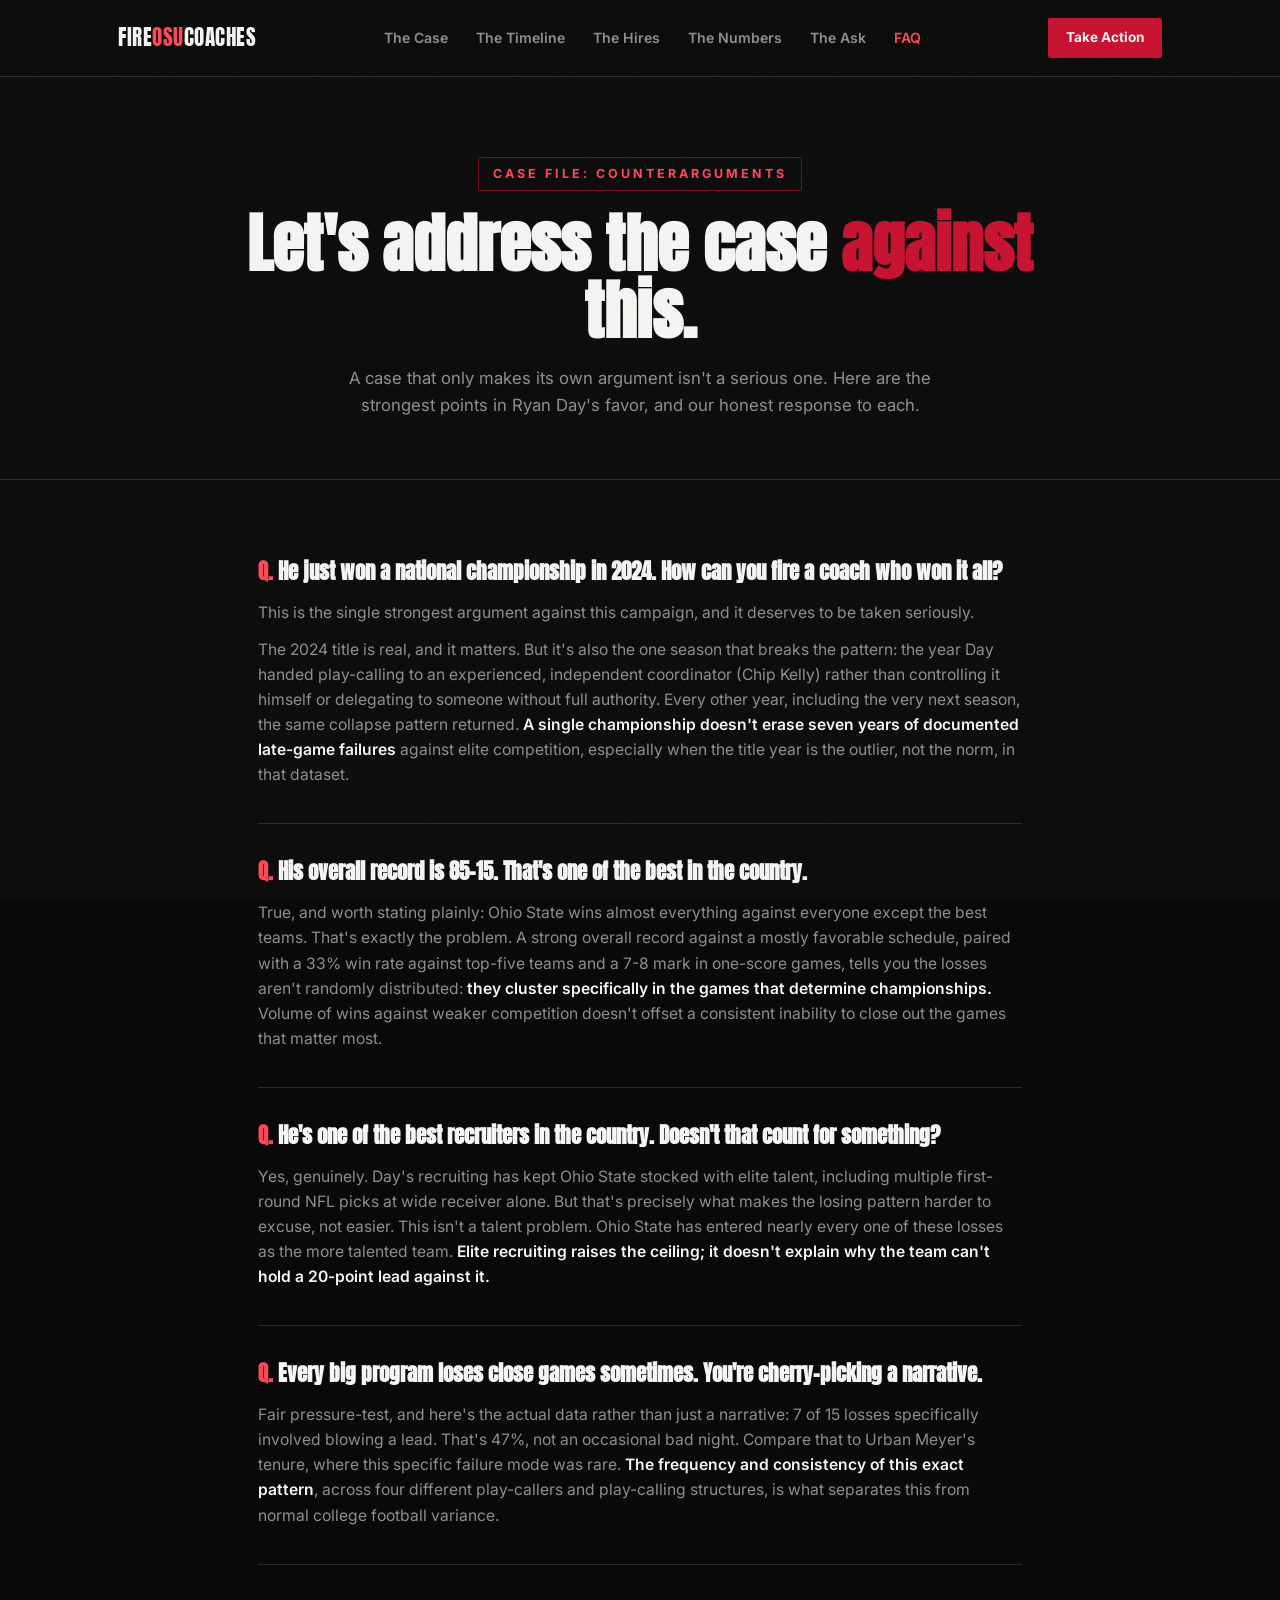
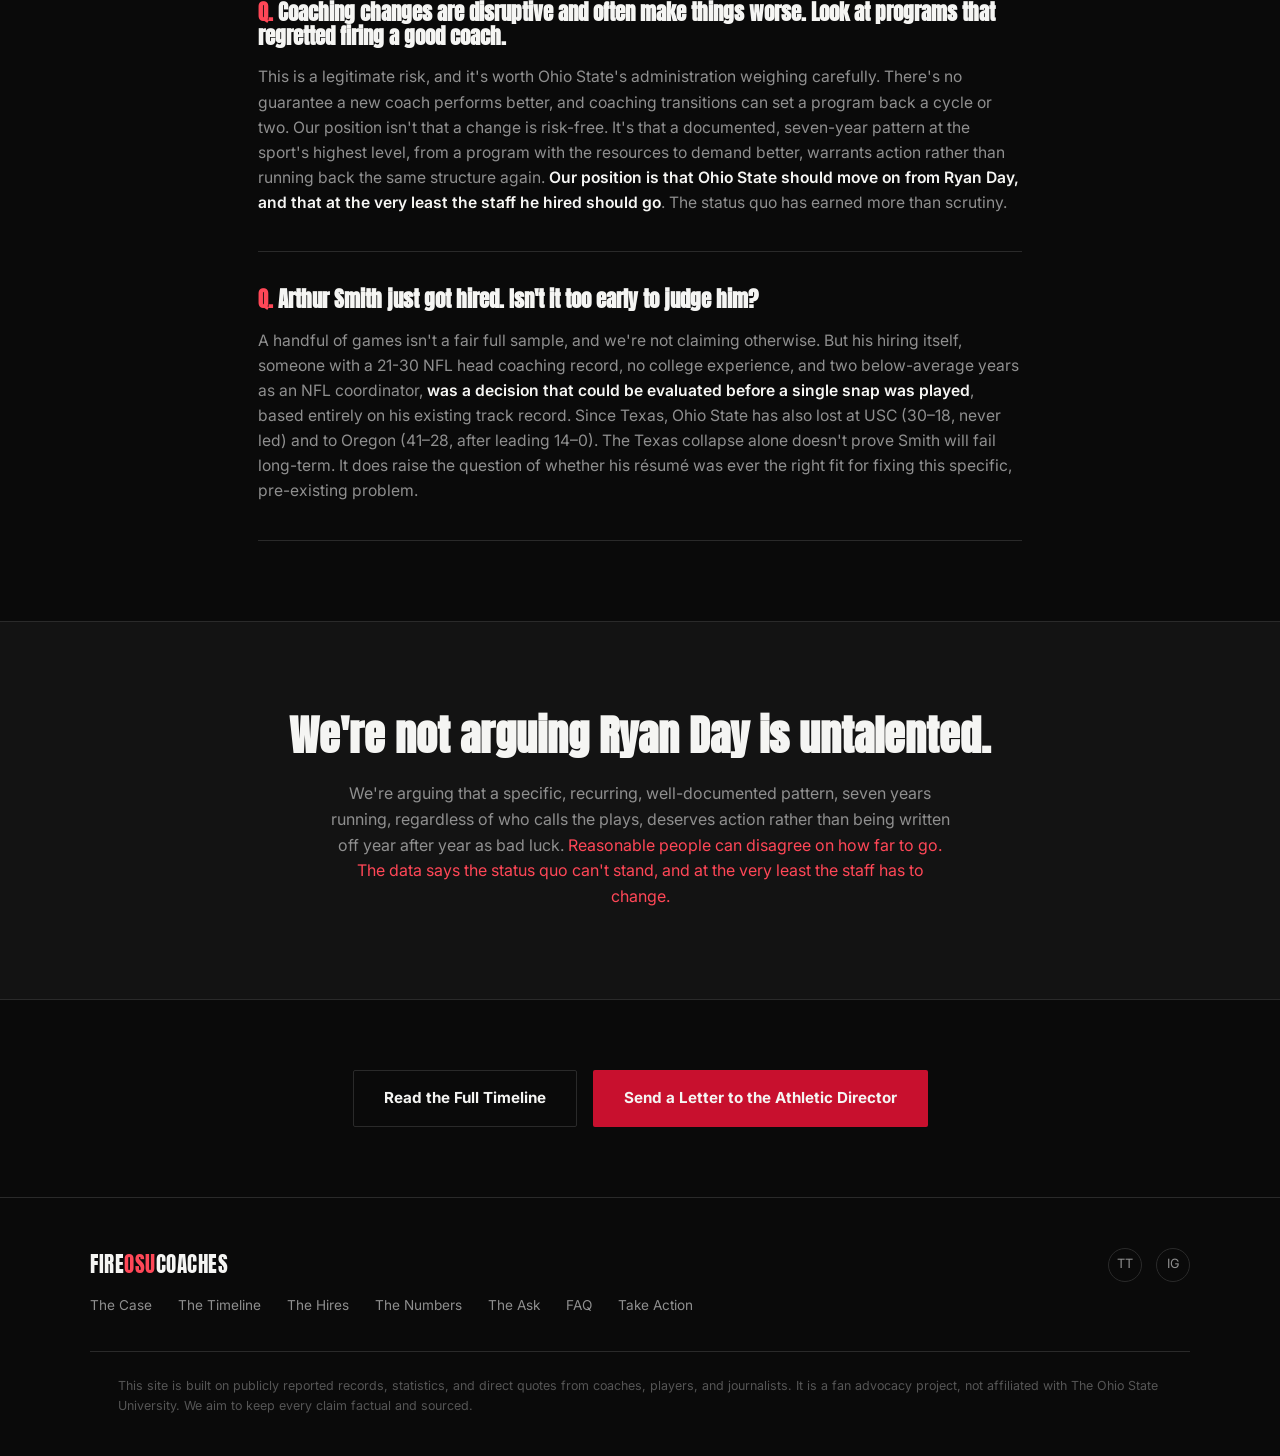
<file: Final-FAQ.html>
<!DOCTYPE html>
<html lang="en">
<head>
<meta charset="UTF-8">
<meta name="viewport" content="width=device-width, initial-scale=1.0">
<title>FAQ | Fire OSU Coaches</title>
<link rel="preconnect" href="https://fonts.googleapis.com">
<link href="https://fonts.googleapis.com/css2?family=Anton&family=Inter:wght@400;500;600;700;800&display=swap" rel="stylesheet">
<style>
  :root {
    --black: #0a0a0a; --black-alt: #131313; --black-card: #181818;
    --red: #c8102e; --red-dim: #7a0a1c; --red-glow: rgba(200, 16, 46, 0.25);
    --white: #f5f5f3; --dim: #8f8f8f; --line: #2a2a2a;
    --red-text: #ff4757;
    --display: 'Anton', sans-serif; --body: 'Inter', sans-serif;
  }
  * { margin: 0; padding: 0; box-sizing: border-box; }
  html { scroll-behavior: smooth; }
  body { background: var(--black); color: var(--white); font-family: var(--body); line-height: 1.6; overflow-x: hidden; }
  body::before {
    content: ""; position: fixed; inset: 0; z-index: 999; pointer-events: none; opacity: 0.05;
    background-image: url("data:image/svg+xml,%3Csvg xmlns='http://www.w3.org/2000/svg' width='100' height='100'%3E%3Cfilter id='n'%3E%3CfeTurbulence type='fractalNoise' baseFrequency='0.9' numOctaves='2' stitchTiles='stitch'/%3E%3C/filter%3E%3Crect width='100%25' height='100%25' filter='url(%23n)'/%3E%3C/svg%3E");
  }
  a { color: inherit; text-decoration: none; }
  .wrap { max-width: 1100px; margin: 0 auto; padding: 0 28px; }

  header { position: sticky; top: 0; z-index: 100; background: rgba(10,10,10,0.92); backdrop-filter: blur(6px); border-bottom: 1px solid var(--line); }
  .navrow { display: flex; align-items: center; justify-content: space-between; padding: 18px 28px; max-width: 1100px; margin: 0 auto; }
  .logo { font-family: var(--display); font-size: 1.3rem; letter-spacing: 0.5px; }
  .logo span { color: var(--red-text); }
  nav.links { display: flex; gap: 28px; }
  nav.links a { font-size: 0.88rem; color: var(--dim); font-weight: 600; transition: color 0.2s; }
  nav.links a:hover { color: var(--white); }
  nav.links a.current { color: var(--red-text); }
  .nav-cta { background: var(--red); color: var(--white) !important; padding: 9px 18px; font-weight: 700; font-size: 0.85rem; border-radius: 2px; }
  .nav-right { display: flex; align-items: center; gap: 14px; }
  .menu-toggle {
    display: none;
    background: transparent;
    border: 1px solid var(--line);
    color: var(--white);
    font-size: 1.2rem;
    line-height: 1;
    cursor: pointer;
    padding: 7px 11px;
    border-radius: 2px;
  }
  .menu-toggle:hover { border-color: var(--dim); }
  @media (max-width: 860px) {
    .menu-toggle { display: block; }
    header { position: sticky; }
    nav.links {
      display: none;
      position: absolute;
      top: 100%;
      left: 0;
      right: 0;
      flex-direction: column;
      gap: 0;
      background: var(--black-alt);
      border-bottom: 1px solid var(--line);
      padding: 8px 28px 18px;
      z-index: 200;
    }
    nav.links.open { display: flex; }
    nav.links a {
      padding: 14px 0;
      border-bottom: 1px solid var(--line);
      font-size: 1rem;
      color: var(--dim);
    }
    nav.links a.current { color: var(--red-text); }
    nav.links a:last-child { border-bottom: none; }
  }

  .page-hero { padding: 80px 28px 60px; border-bottom: 1px solid var(--line); text-align: center; }
  .hero-tag { display: inline-block; font-size: 0.78rem; color: var(--red-text); font-weight: 700; letter-spacing: 3px; margin-bottom: 20px; border: 1px solid var(--red-dim); padding: 6px 14px; border-radius: 2px; }
  h1.page-title { font-family: var(--display); font-size: clamp(2.2rem, 6vw, 4rem); line-height: 1.05; max-width: 820px; margin: 0 auto 20px; }
  h1.page-title .red { color: var(--red); }
  .page-sub { max-width: 640px; margin: 0 auto; color: var(--dim); font-size: 1.05rem; }

  .faq-section { padding: 80px 28px; max-width: 820px; margin: 0 auto; }
  .faq-item { border-bottom: 1px solid var(--line); padding: 36px 0; }
  .faq-item:first-child { padding-top: 0; }
  .faq-q { font-family: var(--display); font-size: 1.3rem; line-height: 1.15; margin-bottom: 16px; }
  .faq-q .qmark { color: var(--red-text); }
  .faq-a { color: var(--dim); font-size: 0.98rem; }
  .faq-a .highlight { color: var(--white); font-weight: 600; }
  .faq-a p { margin-bottom: 12px; }
  .faq-a p:last-child { margin-bottom: 0; }

  .verdict { background: var(--black-alt); padding: 90px 28px; text-align: center; border-top: 1px solid var(--line); border-bottom: 1px solid var(--line); }
  .verdict h2 { font-family: var(--display); font-size: clamp(1.8rem, 4vw, 2.6rem); max-width: 780px; margin: 0 auto 22px; line-height: 1.15; }
  .verdict p { max-width: 620px; margin: 0 auto; color: var(--dim); }
  .verdict .red { color: var(--red-text); }

  .cta-row { display: flex; gap: 16px; justify-content: center; flex-wrap: wrap; padding: 70px 28px; }
  .btn { padding: 15px 30px; font-weight: 700; font-size: 0.95rem; border-radius: 2px; display: inline-block; border: 1px solid transparent; transition: transform 0.15s ease, background 0.2s; }
  .btn-primary { background: var(--red); color: var(--white); }
  .btn-primary:hover { transform: translateY(-2px); background: #d91733; }
  .btn-ghost { border-color: var(--line); color: var(--white); }
  .btn-ghost:hover { border-color: var(--dim); }

  footer { padding: 50px 28px 40px; border-top: 1px solid var(--line); }
  .footer-grid { max-width: 1100px; margin: 0 auto; display: flex; justify-content: space-between; align-items: flex-start; flex-wrap: wrap; gap: 30px; }
  .footer-links { display: flex; gap: 26px; flex-wrap: wrap; }
  .footer-links a { font-size: 0.85rem; color: var(--dim); }
  .footer-links a:hover { color: var(--white); }
  .footer-note { max-width: 1100px; margin: 34px auto 0; font-size: 0.78rem; color: #555; border-top: 1px solid var(--line); padding-top: 24px; }
  .social-row { display: flex; gap: 14px; }
  .social-row a { width: 34px; height: 34px; border: 1px solid var(--line); border-radius: 50%; display: flex; align-items: center; justify-content: center; font-size: 0.8rem; color: var(--dim); }
  .social-row a:hover { border-color: var(--red-text); color: var(--red-text); }

  @media (prefers-reduced-motion: reduce) { html { scroll-behavior: auto; } * { transition: none !important; } }
  a:focus-visible, button:focus-visible { outline: 2px solid var(--red-text); outline-offset: 2px; }
  /* skip link */
  .skip-link {
    position: absolute;
    left: -9999px;
    top: 0;
    background: var(--red);
    color: var(--white);
    padding: 12px 20px;
    z-index: 1000;
    font-weight: 700;
    font-size: 0.9rem;
  }
  .skip-link:focus {
    left: 12px;
    top: 12px;
  }
</style>
</head>
<body>

<a href="#main-content" class="skip-link">Skip to main content</a>

<header>
  <div class="navrow">
    <a href="index.html" class="logo">FIRE<span>OSU</span>COACHES</a>
    <nav class="links" id="primary-nav">
      <a href="index.html">The Case</a>
      <a href="Final-Timeline.html">The Timeline</a>
      <a href="Final-Arthur-Smith.html">The Hires</a>
      <a href="Final-Numbers.html">The Numbers</a>
      <a href="index.html#the-ask">The Ask</a>
      <a href="Final-FAQ.html" class="current">FAQ</a>
    </nav>
    <div class="nav-right">
      <a href="Final-Take-Action.html" class="nav-cta">Take Action</a>
      <button class="menu-toggle" id="menuToggle" aria-label="Open menu" aria-expanded="false" aria-controls="primary-nav">☰</button>
    </div>
  </div>
</header>

<main id="main-content">

<section class="page-hero">
  <span class="hero-tag">CASE FILE: COUNTERARGUMENTS</span>
  <h1 class="page-title">Let's address the case <span class="red">against</span> this.</h1>
  <p class="page-sub">A case that only makes its own argument isn't a serious one. Here are the strongest points in Ryan Day's favor, and our honest response to each.</p>
</section>

<section class="faq-section">

  <div class="faq-item">
    <h2 class="faq-q"><span class="qmark">Q.</span> He just won a national championship in 2024. How can you fire a coach who won it all?</h2>
    <div class="faq-a">
      <p>This is the single strongest argument against this campaign, and it deserves to be taken seriously.</p>
      <p>The 2024 title is real, and it matters. But it's also the one season that breaks the pattern: the year Day handed play-calling to an experienced, independent coordinator (Chip Kelly) rather than controlling it himself or delegating to someone without full authority. Every other year, including the very next season, the same collapse pattern returned. <span class="highlight">A single championship doesn't erase seven years of documented late-game failures</span> against elite competition, especially when the title year is the outlier, not the norm, in that dataset.</p>
    </div>
  </div>

  <div class="faq-item">
    <h2 class="faq-q"><span class="qmark">Q.</span> His overall record is 85-15. That's one of the best in the country.</h2>
    <div class="faq-a">
      <p>True, and worth stating plainly: Ohio State wins almost everything against everyone except the best teams. That's exactly the problem. A strong overall record against a mostly favorable schedule, paired with a 33% win rate against top-five teams and a 7-8 mark in one-score games, tells you the losses aren't randomly distributed: <span class="highlight">they cluster specifically in the games that determine championships.</span> Volume of wins against weaker competition doesn't offset a consistent inability to close out the games that matter most.</p>
    </div>
  </div>

  <div class="faq-item">
    <h2 class="faq-q"><span class="qmark">Q.</span> He's one of the best recruiters in the country. Doesn't that count for something?</h2>
    <div class="faq-a">
      <p>Yes, genuinely. Day's recruiting has kept Ohio State stocked with elite talent, including multiple first-round NFL picks at wide receiver alone. But that's precisely what makes the losing pattern harder to excuse, not easier. This isn't a talent problem. Ohio State has entered nearly every one of these losses as the more talented team. <span class="highlight">Elite recruiting raises the ceiling; it doesn't explain why the team can't hold a 20-point lead against it.</span></p>
    </div>
  </div>

  <div class="faq-item">
    <h2 class="faq-q"><span class="qmark">Q.</span> Every big program loses close games sometimes. You're cherry-picking a narrative.</h2>
    <div class="faq-a">
      <p>Fair pressure-test, and here's the actual data rather than just a narrative: 7 of 15 losses specifically involved blowing a lead. That's 47%, not an occasional bad night. Compare that to Urban Meyer's tenure, where this specific failure mode was rare. <span class="highlight">The frequency and consistency of this exact pattern</span>, across four different play-callers and play-calling structures, is what separates this from normal college football variance.</p>
    </div>
  </div>

  <div class="faq-item">
    <h2 class="faq-q"><span class="qmark">Q.</span> Coaching changes are disruptive and often make things worse. Look at programs that regretted firing a good coach.</h2>
    <div class="faq-a">
      <p>This is a legitimate risk, and it's worth Ohio State's administration weighing carefully. There's no guarantee a new coach performs better, and coaching transitions can set a program back a cycle or two. Our position isn't that a change is risk-free. It's that a documented, seven-year pattern at the sport's highest level, from a program with the resources to demand better, warrants action rather than running back the same structure again. <span class="highlight">Our position is that Ohio State should move on from Ryan Day, and that at the very least the staff he hired should go</span>. The status quo has earned more than scrutiny.</p>
    </div>
  </div>

  <div class="faq-item">
    <h2 class="faq-q"><span class="qmark">Q.</span> Arthur Smith just got hired. Isn't it too early to judge him?</h2>
    <div class="faq-a">
      <p>A handful of games isn't a fair full sample, and we're not claiming otherwise. But his hiring itself, someone with a 21-30 NFL head coaching record, no college experience, and two below-average years as an NFL coordinator, <span class="highlight">was a decision that could be evaluated before a single snap was played</span>, based entirely on his existing track record. Since Texas, Ohio State has also lost at USC (30–18, never led) and to Oregon (41–28, after leading 14–0). The Texas collapse alone doesn't prove Smith will fail long-term. It does raise the question of whether his résumé was ever the right fit for fixing this specific, pre-existing problem.</p>
    </div>
  </div>

</section>

<section class="verdict">
  <h2>We're not arguing Ryan Day is untalented.</h2>
  <p>We're arguing that a specific, recurring, well-documented pattern, seven years running, regardless of who calls the plays, deserves action rather than being written off year after year as bad luck. <span class="red">Reasonable people can disagree on how far to go. The data says the status quo can't stand, and at the very least the staff has to change.</span></p>
</section>

<div class="cta-row">
  <a href="Final-Timeline.html" class="btn btn-ghost">Read the Full Timeline</a>
  <a href="Final-Take-Action.html" class="btn btn-primary">Send a Letter to the Athletic Director</a>
</div>

</main>

<footer>
  <div class="footer-grid">
    <div>
      <a href="index.html" class="logo" style="display:block; margin-bottom:14px;">FIRE<span>OSU</span>COACHES</a>
      <div class="footer-links">
        <a href="index.html">The Case</a>
        <a href="Final-Timeline.html">The Timeline</a>
        <a href="Final-Arthur-Smith.html">The Hires</a>
        <a href="Final-Numbers.html">The Numbers</a>
        <a href="index.html#the-ask">The Ask</a>
        <a href="Final-FAQ.html">FAQ</a>
        <a href="Final-Take-Action.html">Take Action</a>
      </div>
    </div>
    <div class="social-row">
      <a href="#" aria-label="TikTok">TT</a>
      <a href="#" aria-label="Instagram">IG</a>
    </div>
  </div>
  <div class="footer-note wrap">
    This site is built on publicly reported records, statistics, and direct quotes from coaches, players, and journalists. It is a fan advocacy project, not affiliated with The Ohio State University. We aim to keep every claim factual and sourced.
  </div>
</footer>

<script>
  (function() {
    const menuToggle = document.getElementById('menuToggle');
    const navLinks = document.getElementById('primary-nav');
    if (!menuToggle || !navLinks) return;

    function closeMenu() {
      navLinks.classList.remove('open');
      menuToggle.setAttribute('aria-expanded', 'false');
    }
    function openMenu() {
      navLinks.classList.add('open');
      menuToggle.setAttribute('aria-expanded', 'true');
    }

    menuToggle.addEventListener('click', () => {
      if (navLinks.classList.contains('open')) { closeMenu(); } else { openMenu(); }
    });

    navLinks.querySelectorAll('a').forEach((a) => {
      a.addEventListener('click', closeMenu);
    });

    document.addEventListener('keydown', (e) => {
      if (e.key === 'Escape') closeMenu();
    });

    document.addEventListener('click', (e) => {
      if (!navLinks.classList.contains('open')) return;
      if (navLinks.contains(e.target) || menuToggle.contains(e.target)) return;
      closeMenu();
    });
  })();
</script>

</body>
</html>
</file>
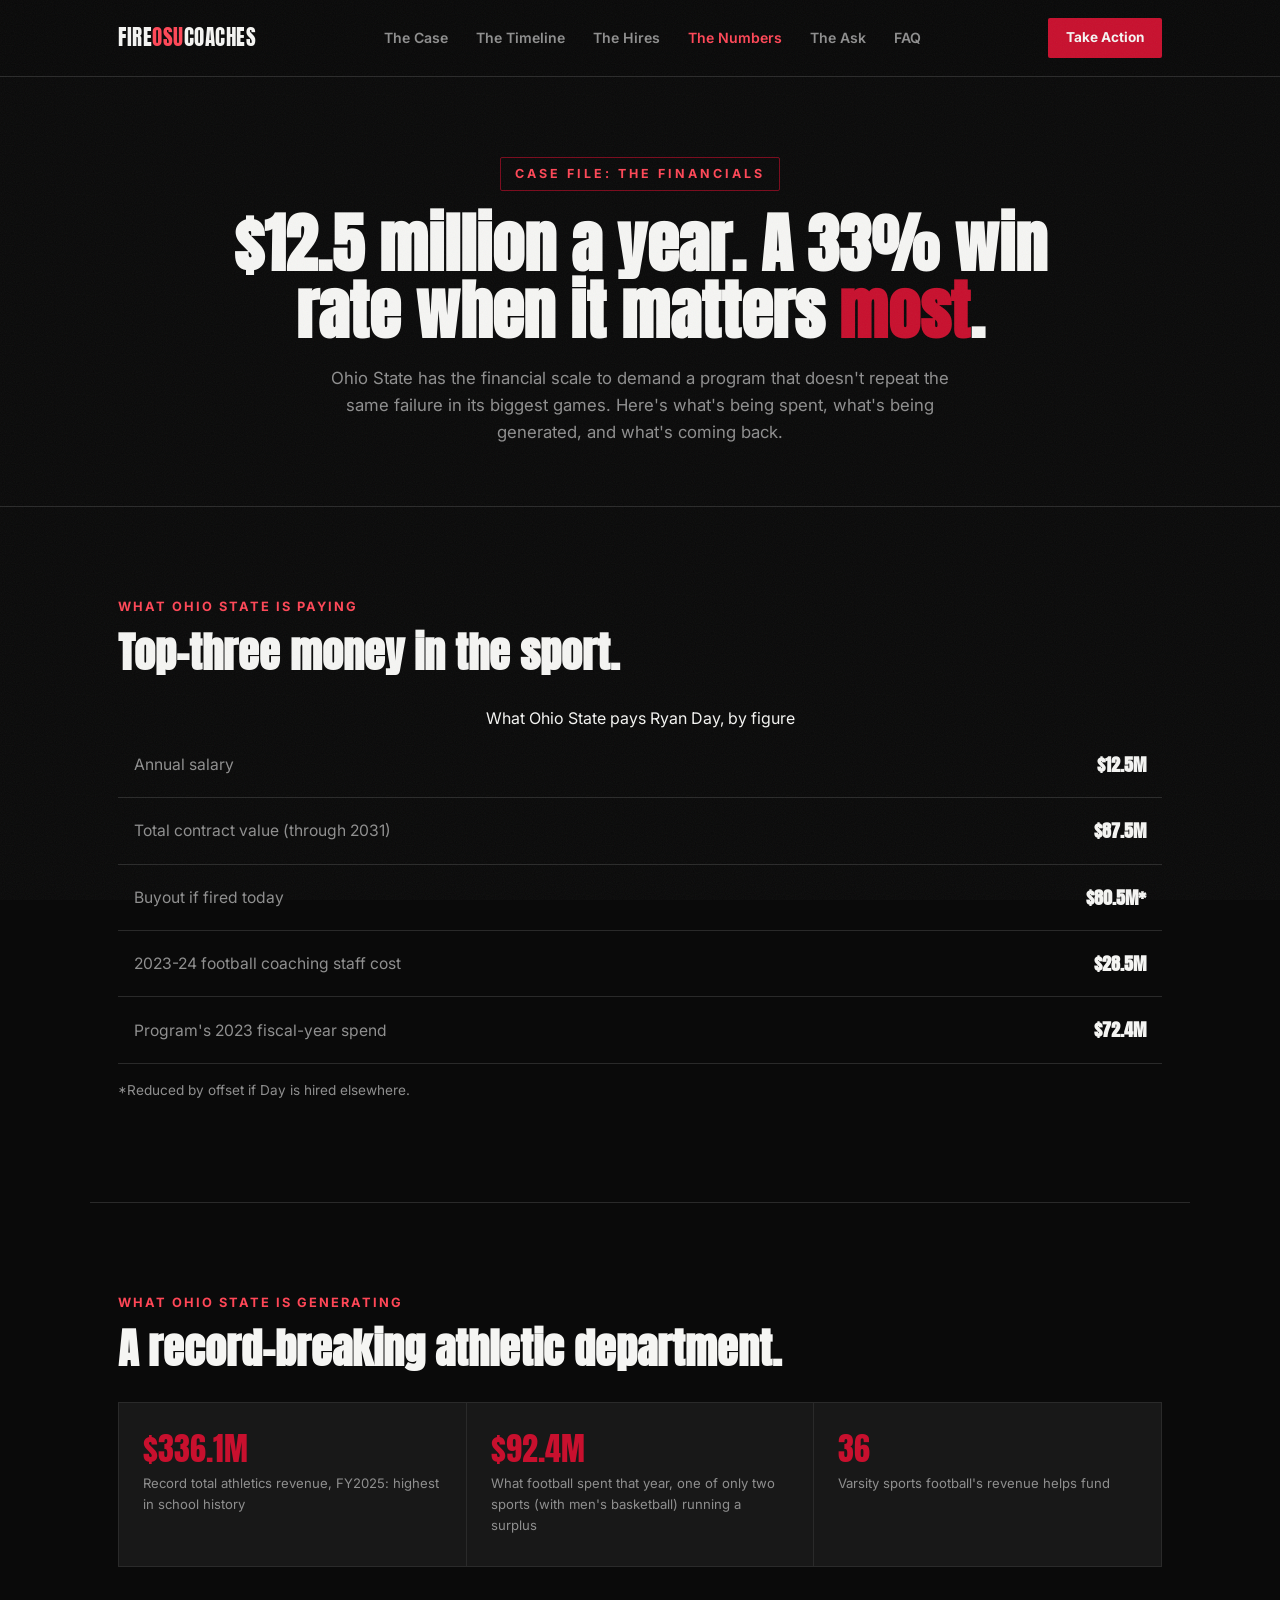
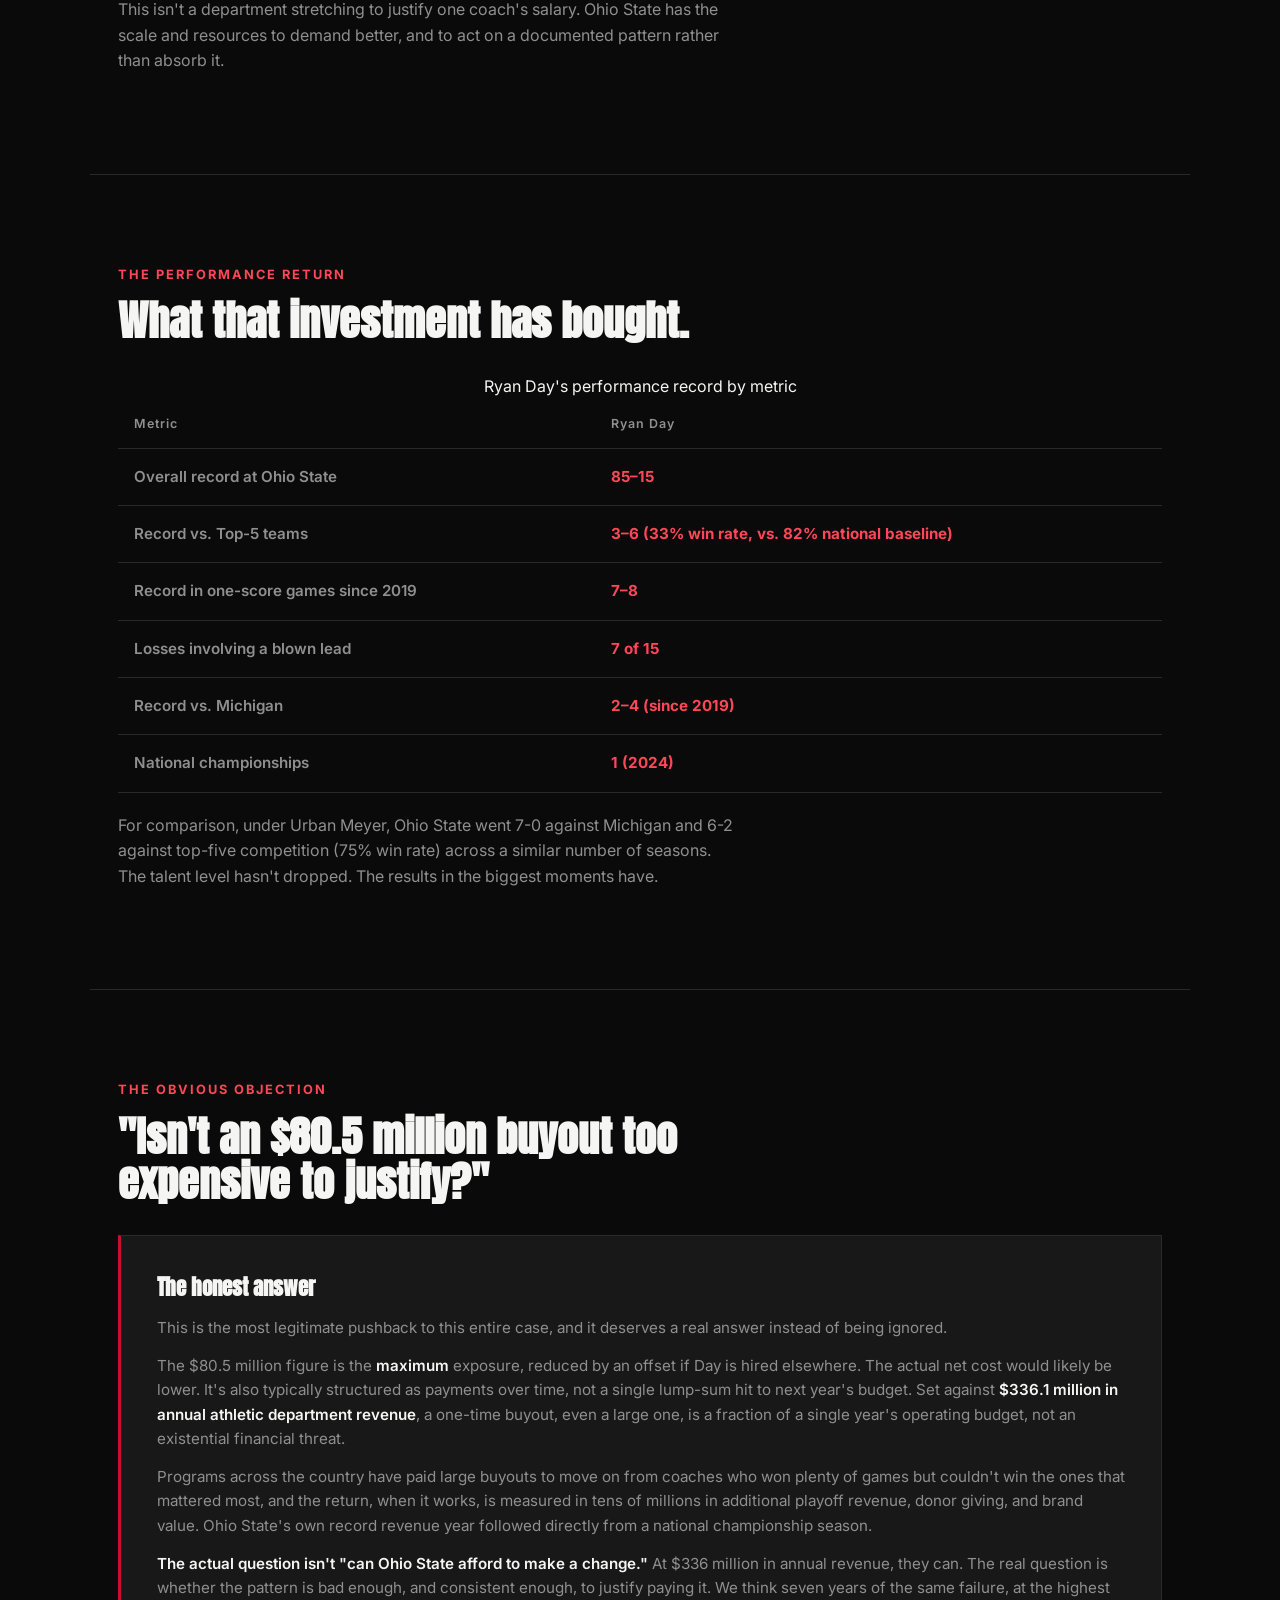
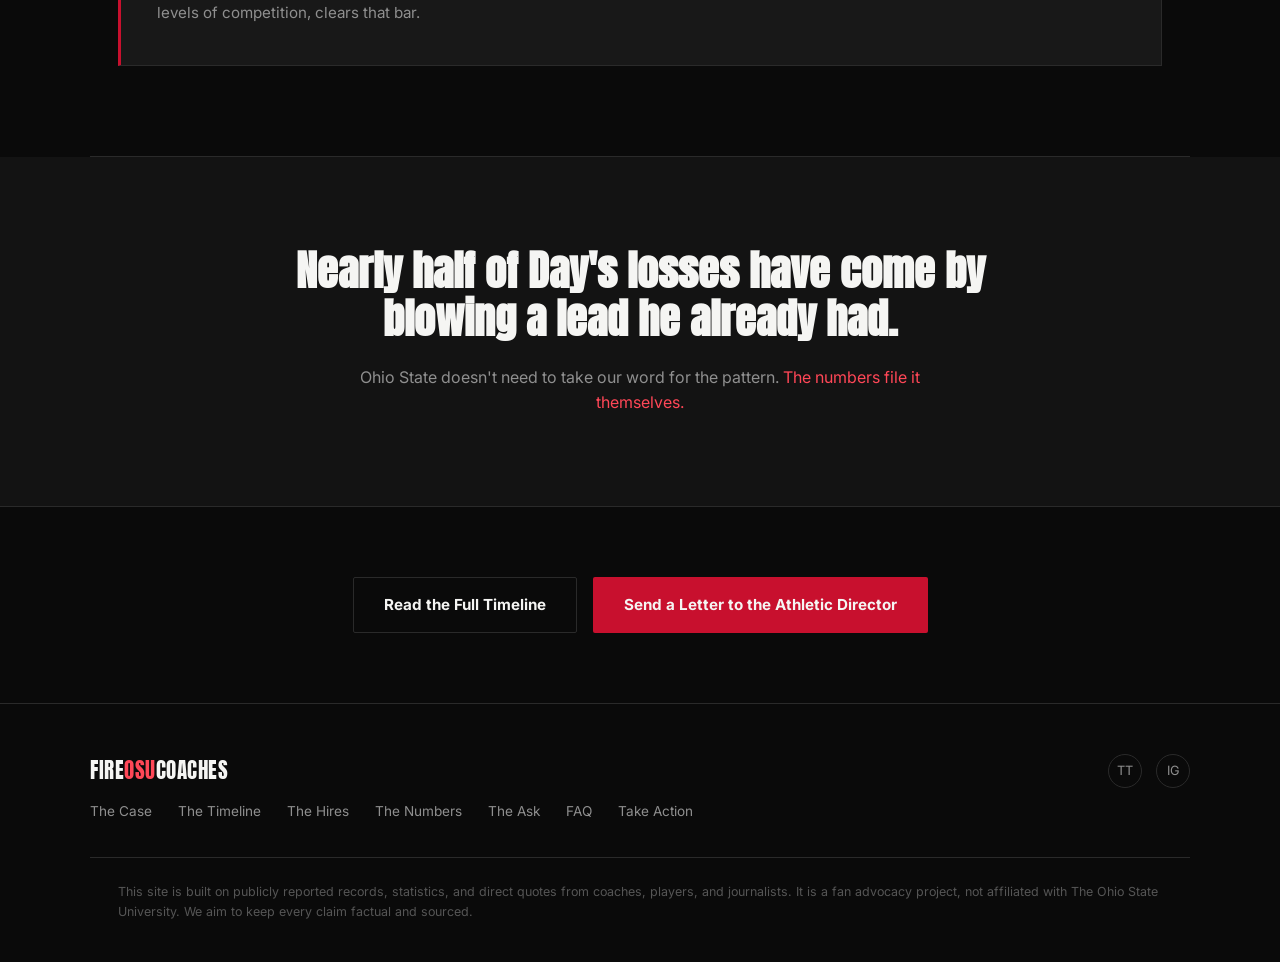
<file: Final-Numbers.html>
<!DOCTYPE html>
<html lang="en">
<head>
<meta charset="UTF-8">
<meta name="viewport" content="width=device-width, initial-scale=1.0">
<title>By the Numbers | Fire OSU Coaches</title>
<link rel="preconnect" href="https://fonts.googleapis.com">
<link href="https://fonts.googleapis.com/css2?family=Anton&family=Inter:wght@400;500;600;700;800&display=swap" rel="stylesheet">
<style>
  :root {
    --black: #0a0a0a; --black-alt: #131313; --black-card: #181818;
    --red: #c8102e; --red-dim: #7a0a1c; --red-glow: rgba(200, 16, 46, 0.25);
    --white: #f5f5f3; --dim: #8f8f8f; --line: #2a2a2a;
    --red-text: #ff4757;
    --display: 'Anton', sans-serif; --body: 'Inter', sans-serif;
  }
  * { margin: 0; padding: 0; box-sizing: border-box; }
  html { scroll-behavior: smooth; }
  body { background: var(--black); color: var(--white); font-family: var(--body); line-height: 1.6; overflow-x: hidden; }
  body::before {
    content: ""; position: fixed; inset: 0; z-index: 999; pointer-events: none; opacity: 0.05;
    background-image: url("data:image/svg+xml,%3Csvg xmlns='http://www.w3.org/2000/svg' width='100' height='100'%3E%3Cfilter id='n'%3E%3CfeTurbulence type='fractalNoise' baseFrequency='0.9' numOctaves='2' stitchTiles='stitch'/%3E%3C/filter%3E%3Crect width='100%25' height='100%25' filter='url(%23n)'/%3E%3C/svg%3E");
  }
  a { color: inherit; text-decoration: none; }
  .wrap { max-width: 1100px; margin: 0 auto; padding: 0 28px; }

  header { position: sticky; top: 0; z-index: 100; background: rgba(10,10,10,0.92); backdrop-filter: blur(6px); border-bottom: 1px solid var(--line); }
  .navrow { display: flex; align-items: center; justify-content: space-between; padding: 18px 28px; max-width: 1100px; margin: 0 auto; }
  .logo { font-family: var(--display); font-size: 1.3rem; letter-spacing: 0.5px; }
  .logo span { color: var(--red-text); }
  nav.links { display: flex; gap: 28px; }
  nav.links a { font-size: 0.88rem; color: var(--dim); font-weight: 600; transition: color 0.2s; }
  nav.links a:hover { color: var(--white); }
  nav.links a.current { color: var(--red-text); }
  .nav-cta { background: var(--red); color: var(--white) !important; padding: 9px 18px; font-weight: 700; font-size: 0.85rem; border-radius: 2px; }
  .nav-right { display: flex; align-items: center; gap: 14px; }
  .menu-toggle {
    display: none;
    background: transparent;
    border: 1px solid var(--line);
    color: var(--white);
    font-size: 1.2rem;
    line-height: 1;
    cursor: pointer;
    padding: 7px 11px;
    border-radius: 2px;
  }
  .menu-toggle:hover { border-color: var(--dim); }
  @media (max-width: 860px) {
    .menu-toggle { display: block; }
    header { position: sticky; }
    nav.links {
      display: none;
      position: absolute;
      top: 100%;
      left: 0;
      right: 0;
      flex-direction: column;
      gap: 0;
      background: var(--black-alt);
      border-bottom: 1px solid var(--line);
      padding: 8px 28px 18px;
      z-index: 200;
    }
    nav.links.open { display: flex; }
    nav.links a {
      padding: 14px 0;
      border-bottom: 1px solid var(--line);
      font-size: 1rem;
      color: var(--dim);
    }
    nav.links a.current { color: var(--red-text); }
    nav.links a:last-child { border-bottom: none; }
  }

  .page-hero { padding: 80px 28px 60px; border-bottom: 1px solid var(--line); text-align: center; }
  .hero-tag { display: inline-block; font-size: 0.78rem; color: var(--red-text); font-weight: 700; letter-spacing: 3px; margin-bottom: 20px; border: 1px solid var(--red-dim); padding: 6px 14px; border-radius: 2px; }
  h1.page-title { font-family: var(--display); font-size: clamp(2.2rem, 6vw, 4rem); line-height: 1.05; max-width: 820px; margin: 0 auto 20px; }
  h1.page-title .red { color: var(--red); }
  .page-sub { max-width: 640px; margin: 0 auto; color: var(--dim); font-size: 1.05rem; }

  section.block { padding: 90px 28px; border-bottom: 1px solid var(--line); max-width: 1100px; margin: 0 auto; }
  .kicker { color: var(--red-text); font-size: 0.8rem; font-weight: 700; letter-spacing: 2px; margin-bottom: 14px; display: block; }
  h2.block-title { font-family: var(--display); font-size: clamp(1.8rem, 4vw, 2.6rem); line-height: 1.08; margin-bottom: 18px; max-width: 700px; }
  .block-desc { color: var(--dim); font-size: 1rem; max-width: 620px; margin-bottom: 10px; }

  table.fig-table { width: 100%; border-collapse: collapse; margin-top: 30px; }
  table.fig-table td, table.fig-table th { padding: 18px 16px; border-bottom: 1px solid var(--line); font-size: 0.98rem; }
  table.fig-table th { color: var(--dim); width: 55%; text-align: left; font-weight: 400; }
  table.fig-table td { color: var(--white); font-weight: 700; text-align: right; font-family: var(--display); font-size: 1.15rem; }

  .record-grid { display: grid; grid-template-columns: repeat(3, 1fr); gap: 1px; background: var(--line); border: 1px solid var(--line); margin-top: 30px; }
  .record-card { background: var(--black-card); padding: 30px 24px; }
  .record-card .num { font-family: var(--display); font-size: 2rem; color: var(--red); line-height: 1; margin-bottom: 8px; }
  .record-card .lbl { font-size: 0.82rem; color: var(--dim); }

  .compare-table { width: 100%; border-collapse: collapse; margin-top: 30px; }
  .compare-table thead th { text-align: left; font-size: 0.78rem; color: var(--dim); letter-spacing: 1px; padding: 14px 16px; border-bottom: 1px solid var(--line); font-weight: 600; }
  .compare-table td, .compare-table tbody th { padding: 16px; border-bottom: 1px solid var(--line); font-size: 0.95rem; }
  .compare-table tbody th { color: var(--dim); font-weight: 600; text-align: left; }
  .compare-table tr.mine td { color: var(--red-text); font-weight: 700; }

  .rebuttal-box { background: var(--black-card); border: 1px solid var(--line); border-left: 3px solid var(--red); padding: 40px 36px; margin-top: 30px; }
  .rebuttal-box h3 { font-family: var(--display); font-size: 1.3rem; margin-bottom: 16px; line-height: 1.15; }
  .rebuttal-box p { color: var(--dim); font-size: 0.95rem; margin-bottom: 14px; }
  .rebuttal-box p:last-child { margin-bottom: 0; }
  .rebuttal-box .highlight { color: var(--white); font-weight: 600; }

  .verdict { background: var(--black-alt); padding: 90px 28px; text-align: center; border-bottom: 1px solid var(--line); }
  .verdict h2 { font-family: var(--display); font-size: clamp(1.8rem, 4vw, 2.6rem); max-width: 780px; margin: 0 auto 22px; line-height: 1.15; }
  .verdict p { max-width: 620px; margin: 0 auto; color: var(--dim); }
  .verdict .red { color: var(--red-text); }

  .cta-row { display: flex; gap: 16px; justify-content: center; flex-wrap: wrap; padding: 70px 28px; }
  .btn { padding: 15px 30px; font-weight: 700; font-size: 0.95rem; border-radius: 2px; display: inline-block; border: 1px solid transparent; transition: transform 0.15s ease, background 0.2s; }
  .btn-primary { background: var(--red); color: var(--white); }
  .btn-primary:hover { transform: translateY(-2px); background: #d91733; }
  .btn-ghost { border-color: var(--line); color: var(--white); }
  .btn-ghost:hover { border-color: var(--dim); }

  footer { padding: 50px 28px 40px; border-top: 1px solid var(--line); }
  .footer-grid { max-width: 1100px; margin: 0 auto; display: flex; justify-content: space-between; align-items: flex-start; flex-wrap: wrap; gap: 30px; }
  .footer-links { display: flex; gap: 26px; flex-wrap: wrap; }
  .footer-links a { font-size: 0.85rem; color: var(--dim); }
  .footer-links a:hover { color: var(--white); }
  .footer-note { max-width: 1100px; margin: 34px auto 0; font-size: 0.78rem; color: #555; border-top: 1px solid var(--line); padding-top: 24px; }
  .social-row { display: flex; gap: 14px; }
  .social-row a { width: 34px; height: 34px; border: 1px solid var(--line); border-radius: 50%; display: flex; align-items: center; justify-content: center; font-size: 0.8rem; color: var(--dim); }
  .social-row a:hover { border-color: var(--red-text); color: var(--red-text); }

  @media (max-width: 720px) { .record-grid { grid-template-columns: 1fr; } table.fig-table td { font-size: 1rem; } }
  @media (prefers-reduced-motion: reduce) { html { scroll-behavior: auto; } * { transition: none !important; } }
  a:focus-visible, button:focus-visible { outline: 2px solid var(--red-text); outline-offset: 2px; }
  /* skip link */
  .skip-link {
    position: absolute;
    left: -9999px;
    top: 0;
    background: var(--red);
    color: var(--white);
    padding: 12px 20px;
    z-index: 1000;
    font-weight: 700;
    font-size: 0.9rem;
  }
  .skip-link:focus {
    left: 12px;
    top: 12px;
  }
</style>
</head>
<body>

<a href="#main-content" class="skip-link">Skip to main content</a>

<header>
  <div class="navrow">
    <a href="index.html" class="logo">FIRE<span>OSU</span>COACHES</a>
    <nav class="links" id="primary-nav">
      <a href="index.html">The Case</a>
      <a href="Final-Timeline.html">The Timeline</a>
      <a href="Final-Arthur-Smith.html">The Hires</a>
      <a href="Final-Numbers.html" class="current">The Numbers</a>
      <a href="index.html#the-ask">The Ask</a>
      <a href="Final-FAQ.html">FAQ</a>
    </nav>
    <div class="nav-right">
      <a href="Final-Take-Action.html" class="nav-cta">Take Action</a>
      <button class="menu-toggle" id="menuToggle" aria-label="Open menu" aria-expanded="false" aria-controls="primary-nav">☰</button>
    </div>
  </div>
</header>

<main id="main-content">

<section class="page-hero">
  <span class="hero-tag">CASE FILE: THE FINANCIALS</span>
  <h1 class="page-title">$12.5 million a year. A 33% win rate when it matters <span class="red">most</span>.</h1>
  <p class="page-sub">Ohio State has the financial scale to demand a program that doesn't repeat the same failure in its biggest games. Here's what's being spent, what's being generated, and what's coming back.</p>
</section>

<section class="block">
  <span class="kicker">WHAT OHIO STATE IS PAYING</span>
  <h2 class="block-title">Top-three money in the sport.</h2>
  <table class="fig-table">
    <caption class="visually-hidden">What Ohio State pays Ryan Day, by figure</caption>
    <tr><th scope="row">Annual salary</th><td>$12.5M</td></tr>
    <tr><th scope="row">Total contract value (through 2031)</th><td>$87.5M</td></tr>
    <tr><th scope="row">Buyout if fired today</th><td>$80.5M*</td></tr>
    <tr><th scope="row">2023-24 football coaching staff cost</th><td>$28.5M</td></tr>
    <tr><th scope="row">Program's 2023 fiscal-year spend</th><td>$72.4M</td></tr>
  </table>
  <p class="block-desc" style="margin-top:16px; font-size:0.85rem;">*Reduced by offset if Day is hired elsewhere.</p>
</section>

<section class="block">
  <span class="kicker">WHAT OHIO STATE IS GENERATING</span>
  <h2 class="block-title">A record-breaking athletic department.</h2>
  <div class="record-grid">
    <div class="record-card"><div class="num">$336.1M</div><div class="lbl">Record total athletics revenue, FY2025: highest in school history</div></div>
    <div class="record-card"><div class="num">$92.4M</div><div class="lbl">What football spent that year, one of only two sports (with men's basketball) running a surplus</div></div>
    <div class="record-card"><div class="num">36</div><div class="lbl">Varsity sports football's revenue helps fund</div></div>
  </div>
  <p class="block-desc" style="margin-top:30px;">This isn't a department stretching to justify one coach's salary. Ohio State has the scale and resources to demand better, and to act on a documented pattern rather than absorb it.</p>
</section>

<section class="block">
  <span class="kicker">THE PERFORMANCE RETURN</span>
  <h2 class="block-title">What that investment has bought.</h2>
  <table class="compare-table">
    <caption class="visually-hidden">Ryan Day's performance record by metric</caption>
    <thead><tr><th scope="col">Metric</th><th scope="col">Ryan Day</th></tr></thead>
    <tbody>
      <tr class="mine"><th scope="row">Overall record at Ohio State</th><td>85–15</td></tr>
      <tr class="mine"><th scope="row">Record vs. Top-5 teams</th><td>3–6 (33% win rate, vs. 82% national baseline)</td></tr>
      <tr class="mine"><th scope="row">Record in one-score games since 2019</th><td>7–8</td></tr>
      <tr class="mine"><th scope="row">Losses involving a blown lead</th><td>7 of 15</td></tr>
      <tr class="mine"><th scope="row">Record vs. Michigan</th><td>2–4 (since 2019)</td></tr>
      <tr class="mine"><th scope="row">National championships</th><td>1 (2024)</td></tr>
    </tbody>
  </table>
  <p class="block-desc" style="margin-top:20px;">For comparison, under Urban Meyer, Ohio State went 7-0 against Michigan and 6-2 against top-five competition (75% win rate) across a similar number of seasons. The talent level hasn't dropped. The results in the biggest moments have.</p>
</section>

<section class="block">
  <span class="kicker">THE OBVIOUS OBJECTION</span>
  <h2 class="block-title">"Isn't an $80.5 million buyout too expensive to justify?"</h2>
  <div class="rebuttal-box">
    <h3>The honest answer</h3>
    <p>This is the most legitimate pushback to this entire case, and it deserves a real answer instead of being ignored.</p>
    <p>The $80.5 million figure is the <span class="highlight">maximum</span> exposure, reduced by an offset if Day is hired elsewhere. The actual net cost would likely be lower. It's also typically structured as payments over time, not a single lump-sum hit to next year's budget. Set against <span class="highlight">$336.1 million in annual athletic department revenue</span>, a one-time buyout, even a large one, is a fraction of a single year's operating budget, not an existential financial threat.</p>
    <p>Programs across the country have paid large buyouts to move on from coaches who won plenty of games but couldn't win the ones that mattered most, and the return, when it works, is measured in tens of millions in additional playoff revenue, donor giving, and brand value. Ohio State's own record revenue year followed directly from a national championship season.</p>
    <p><span class="highlight">The actual question isn't "can Ohio State afford to make a change."</span> At $336 million in annual revenue, they can. The real question is whether the pattern is bad enough, and consistent enough, to justify paying it. We think seven years of the same failure, at the highest levels of competition, clears that bar.</p>
  </div>
</section>

<section class="verdict">
  <h2>Nearly half of Day's losses have come by blowing a lead he already had.</h2>
  <p>Ohio State doesn't need to take our word for the pattern. <span class="red">The numbers file it themselves.</span></p>
</section>

<div class="cta-row">
  <a href="Final-Timeline.html" class="btn btn-ghost">Read the Full Timeline</a>
  <a href="Final-Take-Action.html" class="btn btn-primary">Send a Letter to the Athletic Director</a>
</div>

</main>

<footer>
  <div class="footer-grid">
    <div>
      <a href="index.html" class="logo" style="display:block; margin-bottom:14px;">FIRE<span>OSU</span>COACHES</a>
      <div class="footer-links">
        <a href="index.html">The Case</a>
        <a href="Final-Timeline.html">The Timeline</a>
        <a href="Final-Arthur-Smith.html">The Hires</a>
        <a href="Final-Numbers.html">The Numbers</a>
        <a href="index.html#the-ask">The Ask</a>
        <a href="Final-FAQ.html">FAQ</a>
        <a href="Final-Take-Action.html">Take Action</a>
      </div>
    </div>
    <div class="social-row">
      <a href="#" aria-label="TikTok">TT</a>
      <a href="#" aria-label="Instagram">IG</a>
    </div>
  </div>
  <div class="footer-note wrap">
    This site is built on publicly reported records, statistics, and direct quotes from coaches, players, and journalists. It is a fan advocacy project, not affiliated with The Ohio State University. We aim to keep every claim factual and sourced.
  </div>
</footer>

<script>
  (function() {
    const menuToggle = document.getElementById('menuToggle');
    const navLinks = document.getElementById('primary-nav');
    if (!menuToggle || !navLinks) return;

    function closeMenu() {
      navLinks.classList.remove('open');
      menuToggle.setAttribute('aria-expanded', 'false');
    }
    function openMenu() {
      navLinks.classList.add('open');
      menuToggle.setAttribute('aria-expanded', 'true');
    }

    menuToggle.addEventListener('click', () => {
      if (navLinks.classList.contains('open')) { closeMenu(); } else { openMenu(); }
    });

    navLinks.querySelectorAll('a').forEach((a) => {
      a.addEventListener('click', closeMenu);
    });

    document.addEventListener('keydown', (e) => {
      if (e.key === 'Escape') closeMenu();
    });

    document.addEventListener('click', (e) => {
      if (!navLinks.classList.contains('open')) return;
      if (navLinks.contains(e.target) || menuToggle.contains(e.target)) return;
      closeMenu();
    });
  })();
</script>

</body>
</html>
</file>
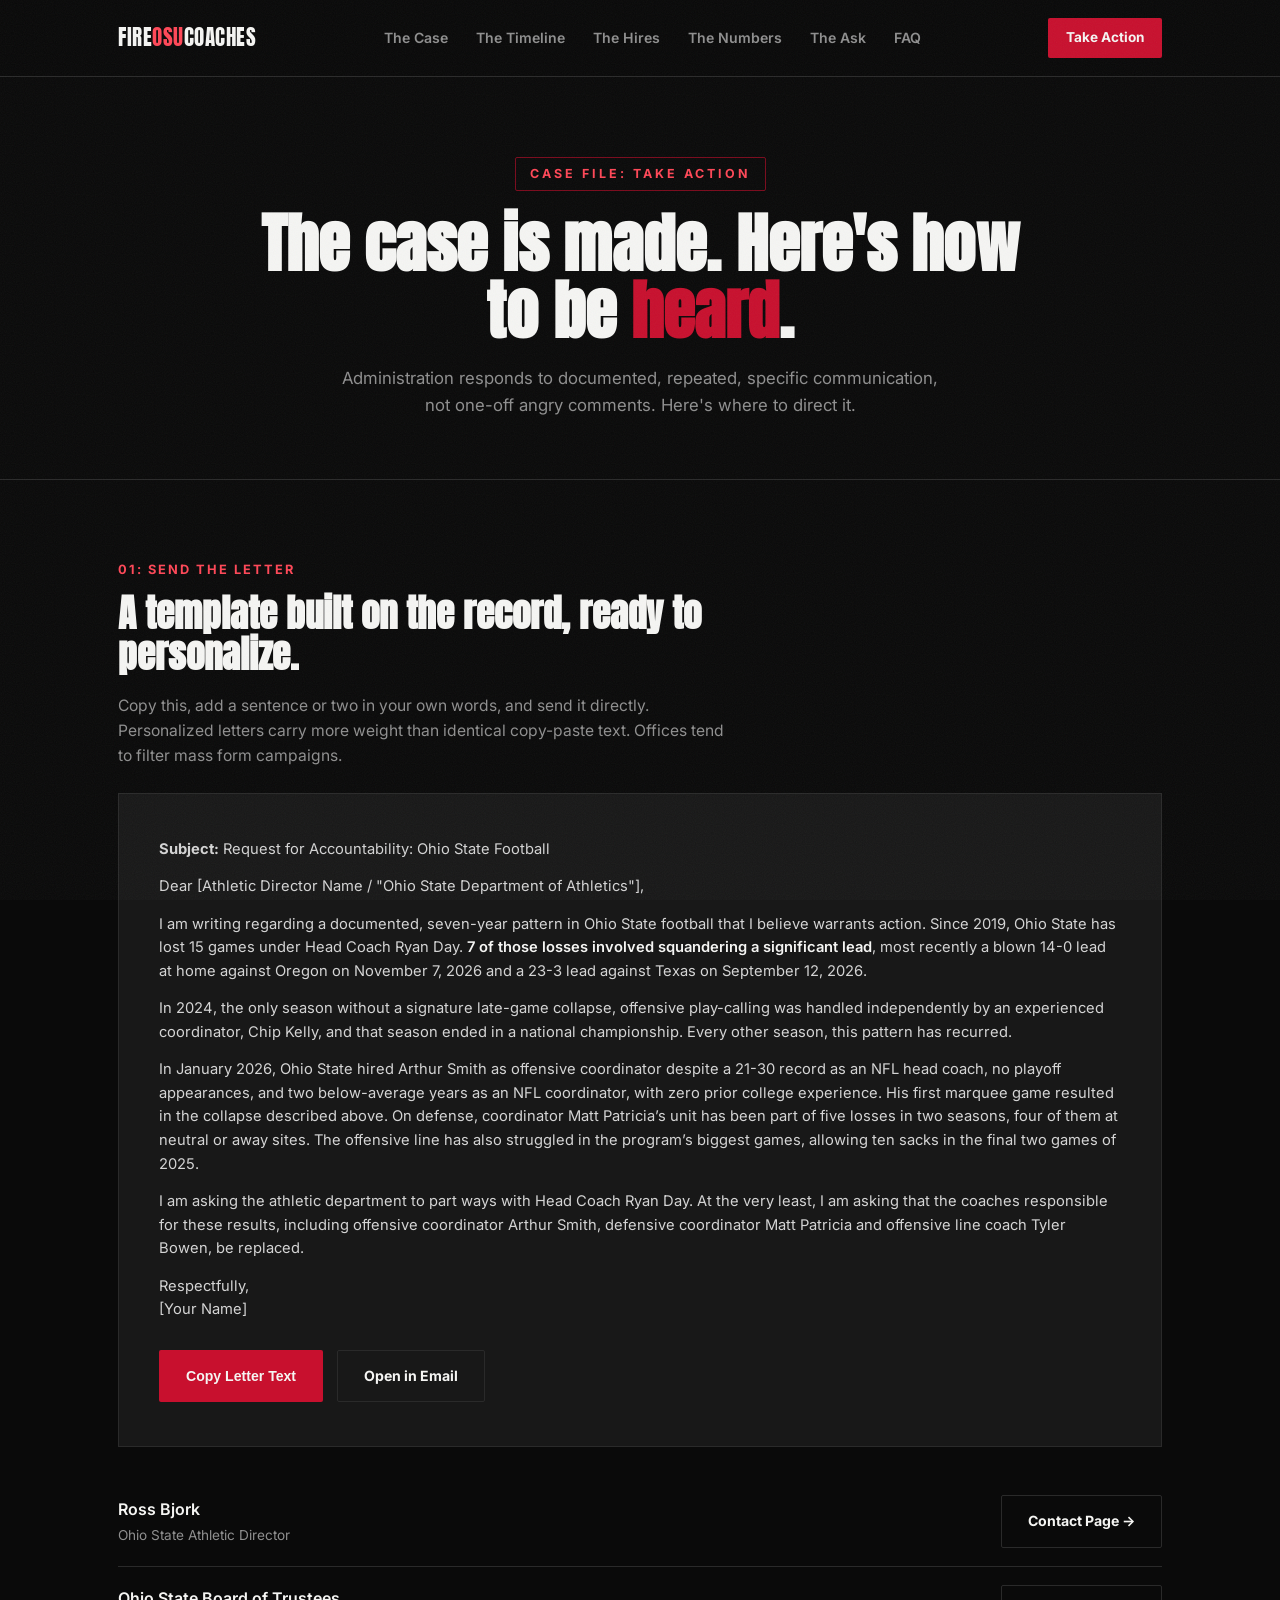
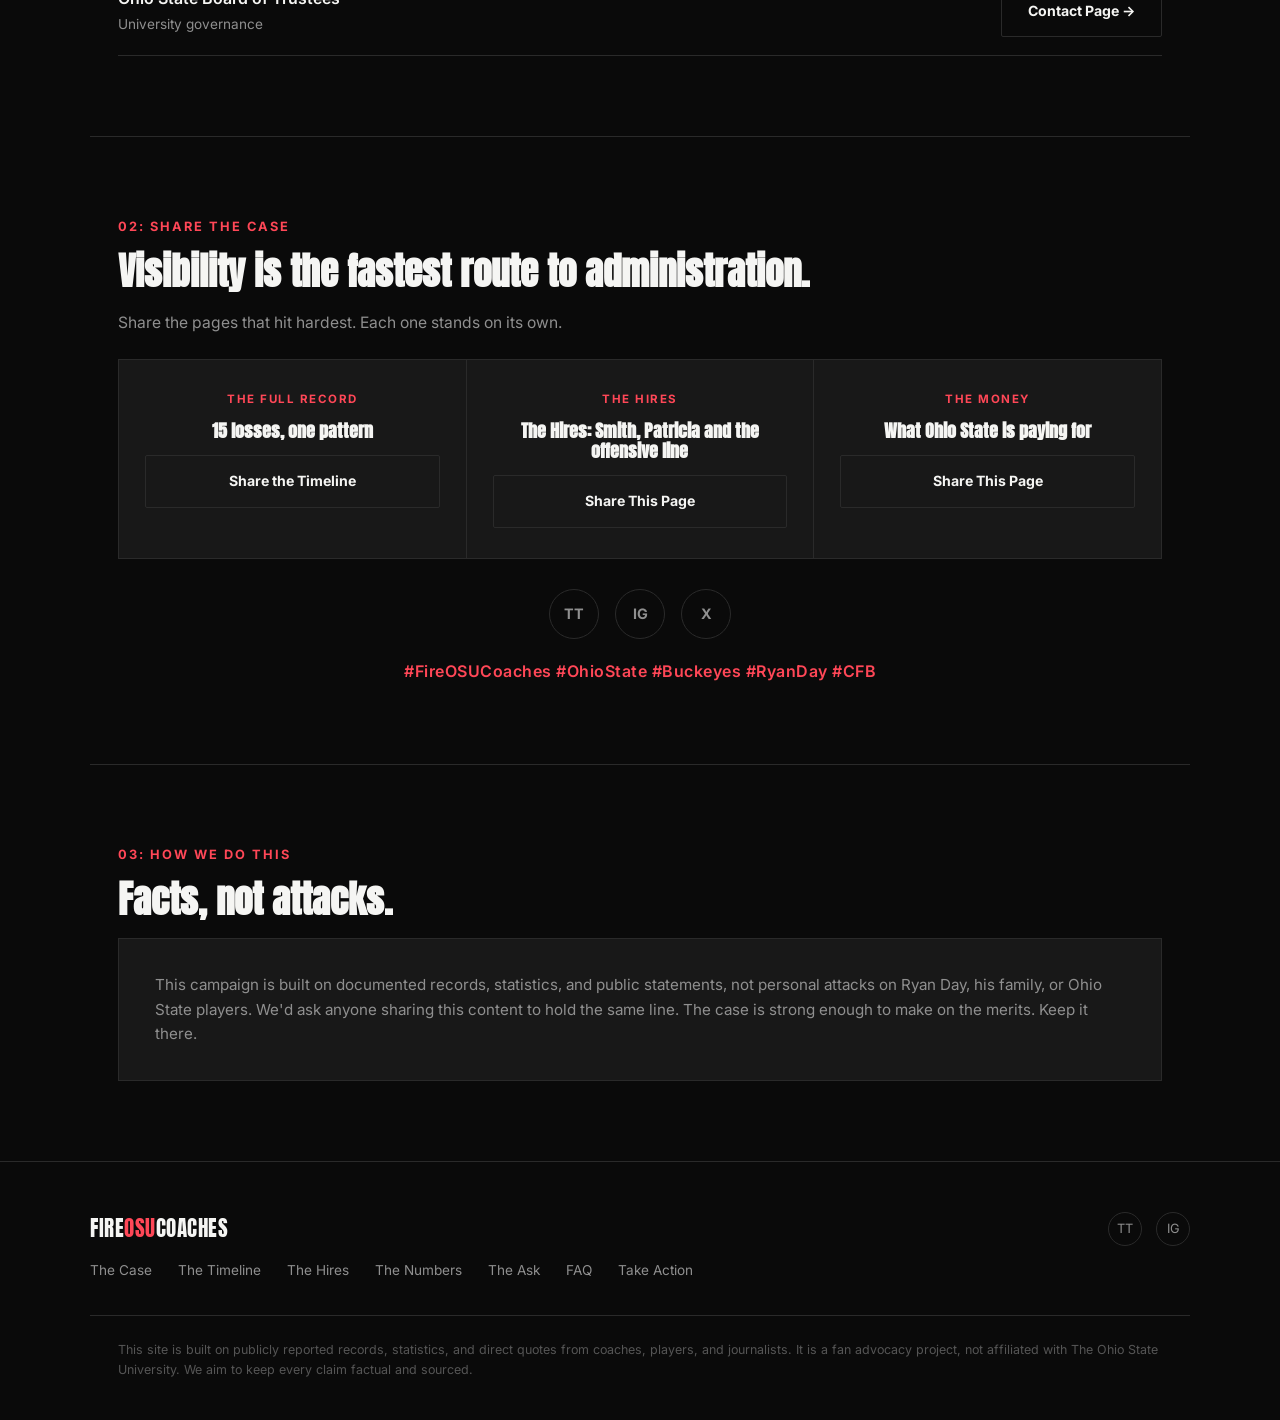
<file: Final-Take-Action.html>
<!DOCTYPE html>
<html lang="en">
<head>
<meta charset="UTF-8">
<meta name="viewport" content="width=device-width, initial-scale=1.0">
<title>Take Action | Fire OSU Coaches</title>
<link rel="preconnect" href="https://fonts.googleapis.com">
<link href="https://fonts.googleapis.com/css2?family=Anton&family=Inter:wght@400;500;600;700;800&display=swap" rel="stylesheet">
<style>
  :root {
    --black: #0a0a0a; --black-alt: #131313; --black-card: #181818;
    --red: #c8102e; --red-dim: #7a0a1c; --red-glow: rgba(200, 16, 46, 0.25);
    --white: #f5f5f3; --dim: #8f8f8f; --line: #2a2a2a;
    --red-text: #ff4757;
    --display: 'Anton', sans-serif; --body: 'Inter', sans-serif;
  }
  * { margin: 0; padding: 0; box-sizing: border-box; }
  html { scroll-behavior: smooth; }
  body { background: var(--black); color: var(--white); font-family: var(--body); line-height: 1.6; overflow-x: hidden; }
  body::before {
    content: ""; position: fixed; inset: 0; z-index: 999; pointer-events: none; opacity: 0.05;
    background-image: url("data:image/svg+xml,%3Csvg xmlns='http://www.w3.org/2000/svg' width='100' height='100'%3E%3Cfilter id='n'%3E%3CfeTurbulence type='fractalNoise' baseFrequency='0.9' numOctaves='2' stitchTiles='stitch'/%3E%3C/filter%3E%3Crect width='100%25' height='100%25' filter='url(%23n)'/%3E%3C/svg%3E");
  }
  a { color: inherit; text-decoration: none; }
  .wrap { max-width: 1100px; margin: 0 auto; padding: 0 28px; }

  header { position: sticky; top: 0; z-index: 100; background: rgba(10,10,10,0.92); backdrop-filter: blur(6px); border-bottom: 1px solid var(--line); }
  .navrow { display: flex; align-items: center; justify-content: space-between; padding: 18px 28px; max-width: 1100px; margin: 0 auto; }
  .logo { font-family: var(--display); font-size: 1.3rem; letter-spacing: 0.5px; }
  .logo span { color: var(--red-text); }
  nav.links { display: flex; gap: 28px; }
  nav.links a { font-size: 0.88rem; color: var(--dim); font-weight: 600; transition: color 0.2s; }
  nav.links a:hover { color: var(--white); }
  nav.links a.current { color: var(--red-text); }
  .nav-cta { background: var(--red); color: var(--white) !important; padding: 9px 18px; font-weight: 700; font-size: 0.85rem; border-radius: 2px; }
  .nav-right { display: flex; align-items: center; gap: 14px; }
  .menu-toggle {
    display: none;
    background: transparent;
    border: 1px solid var(--line);
    color: var(--white);
    font-size: 1.2rem;
    line-height: 1;
    cursor: pointer;
    padding: 7px 11px;
    border-radius: 2px;
  }
  .menu-toggle:hover { border-color: var(--dim); }
  @media (max-width: 860px) {
    .menu-toggle { display: block; }
    header { position: sticky; }
    nav.links {
      display: none;
      position: absolute;
      top: 100%;
      left: 0;
      right: 0;
      flex-direction: column;
      gap: 0;
      background: var(--black-alt);
      border-bottom: 1px solid var(--line);
      padding: 8px 28px 18px;
      z-index: 200;
    }
    nav.links.open { display: flex; }
    nav.links a {
      padding: 14px 0;
      border-bottom: 1px solid var(--line);
      font-size: 1rem;
      color: var(--dim);
    }
    nav.links a.current { color: var(--red-text); }
    nav.links a:last-child { border-bottom: none; }
  }

  .page-hero { padding: 80px 28px 60px; border-bottom: 1px solid var(--line); text-align: center; }
  .hero-tag { display: inline-block; font-size: 0.78rem; color: var(--red-text); font-weight: 700; letter-spacing: 3px; margin-bottom: 20px; border: 1px solid var(--red-dim); padding: 6px 14px; border-radius: 2px; }
  h1.page-title { font-family: var(--display); font-size: clamp(2.2rem, 6vw, 4rem); line-height: 1.05; max-width: 780px; margin: 0 auto 20px; }
  h1.page-title .red { color: var(--red); }
  .page-sub { max-width: 620px; margin: 0 auto; color: var(--dim); font-size: 1.05rem; }

  section.block { padding: 80px 28px; border-bottom: 1px solid var(--line); max-width: 1100px; margin: 0 auto; }
  .kicker { color: var(--red-text); font-size: 0.8rem; font-weight: 700; letter-spacing: 2px; margin-bottom: 14px; display: block; }
  h2.block-title { font-family: var(--display); font-size: clamp(1.7rem, 4vw, 2.3rem); line-height: 1.1; margin-bottom: 18px; max-width: 700px; }
  .block-desc { color: var(--dim); font-size: 0.98rem; max-width: 620px; margin-bottom: 24px; }

  /* letter template box */
  .letter-box {
    background: var(--black-card); border: 1px solid var(--line); padding: 44px 40px;
    font-size: 0.92rem; color: #d4d4d4; margin-top: 10px;
  }
  .letter-box .lline { margin-bottom: 14px; }
  .letter-box .lsub { color: var(--red-text); font-weight: 700; margin-bottom: 20px; }
  .letter-box .lstat { color: var(--white); font-weight: 600; }
  .letter-actions { display: flex; gap: 14px; margin-top: 28px; flex-wrap: wrap; }

  .btn { padding: 14px 26px; font-weight: 700; font-size: 0.88rem; border-radius: 2px; display: inline-block; border: 1px solid transparent; transition: transform 0.15s ease, background 0.2s; cursor: pointer; }
  .btn-primary { background: var(--red); color: var(--white); }
  .btn-primary:hover { transform: translateY(-2px); background: #d91733; }
  .btn-ghost { border-color: var(--line); color: var(--white); background: transparent; }
  .btn-ghost:hover { border-color: var(--dim); }
  .btn-lg { padding: 16px 32px; font-size: 0.95rem; }

  .contact-list { margin-top: 30px; }
  .contact-row { display: flex; justify-content: space-between; align-items: center; padding: 18px 0; border-bottom: 1px solid var(--line); }
  .contact-row .name { font-weight: 600; }
  .contact-row .role { color: var(--dim); font-size: 0.85rem; margin-top: 2px; }

  .note-box {
    background: var(--black-alt); border-left: 3px solid var(--red); padding: 22px 26px;
    margin-top: 30px; font-size: 0.9rem; color: var(--dim);
  }
  .note-box .highlight { color: var(--white); font-weight: 600; }

  .share-grid { display: grid; grid-template-columns: repeat(3, 1fr); gap: 1px; background: var(--line); border: 1px solid var(--line); margin-top: 20px; }
  .share-card { background: var(--black-card); padding: 30px 26px; text-align: center; }
  .share-card .tag { font-size: 0.72rem; color: var(--red-text); letter-spacing: 1.5px; font-weight: 700; margin-bottom: 12px; display: block; }
  .share-card h4 { font-family: var(--display); font-size: 1.1rem; margin-bottom: 14px; line-height: 1.15; }
  .share-card .btn { width: 100%; }

  .social-icons { display: flex; gap: 16px; justify-content: center; margin-top: 30px; }
  .social-icons a {
    width: 50px; height: 50px; border: 1px solid var(--line); border-radius: 50%;
    display: flex; align-items: center; justify-content: center; font-weight: 700; font-size: 0.9rem; color: var(--dim);
    transition: border-color 0.2s, color 0.2s;
  }
  .social-icons a:hover { border-color: var(--red-text); color: var(--red-text); }

  .tag-strip { text-align: center; margin-top: 20px; color: var(--red-text); font-weight: 600; font-size: 1rem; letter-spacing: 0.5px; }

  .conduct-box { background: var(--black-card); border: 1px solid var(--line); padding: 34px 36px; margin-top: 10px; }
  .conduct-box p { color: var(--dim); font-size: 0.95rem; }

  footer { padding: 50px 28px 40px; border-top: 1px solid var(--line); }
  .footer-grid { max-width: 1100px; margin: 0 auto; display: flex; justify-content: space-between; align-items: flex-start; flex-wrap: wrap; gap: 30px; }
  .footer-links { display: flex; gap: 26px; flex-wrap: wrap; }
  .footer-links a { font-size: 0.85rem; color: var(--dim); }
  .footer-links a:hover { color: var(--white); }
  .footer-note { max-width: 1100px; margin: 34px auto 0; font-size: 0.78rem; color: #555; border-top: 1px solid var(--line); padding-top: 24px; }
  .social-row { display: flex; gap: 14px; }
  .social-row a { width: 34px; height: 34px; border: 1px solid var(--line); border-radius: 50%; display: flex; align-items: center; justify-content: center; font-size: 0.8rem; color: var(--dim); }
  .social-row a:hover { border-color: var(--red-text); color: var(--red-text); }

  @media (max-width: 720px) { .share-grid { grid-template-columns: 1fr; } .contact-row { flex-direction: column; align-items: flex-start; gap: 6px; } }
  @media (prefers-reduced-motion: reduce) { html { scroll-behavior: auto; } * { transition: none !important; } }
  a:focus-visible, button:focus-visible { outline: 2px solid var(--red-text); outline-offset: 2px; }
  /* skip link */
  .skip-link {
    position: absolute;
    left: -9999px;
    top: 0;
    background: var(--red);
    color: var(--white);
    padding: 12px 20px;
    z-index: 1000;
    font-weight: 700;
    font-size: 0.9rem;
  }
  .skip-link:focus {
    left: 12px;
    top: 12px;
  }
  .visually-hidden {
    position: absolute;
    width: 1px; height: 1px;
    overflow: hidden;
    clip: rect(0 0 0 0);
    white-space: nowrap;
  }
</style>
</head>
<body>

<a href="#main-content" class="skip-link">Skip to main content</a>

<header>
  <div class="navrow">
    <a href="index.html" class="logo">FIRE<span>OSU</span>COACHES</a>
    <nav class="links" id="primary-nav">
      <a href="index.html">The Case</a>
      <a href="Final-Timeline.html">The Timeline</a>
      <a href="Final-Arthur-Smith.html">The Hires</a>
      <a href="Final-Numbers.html">The Numbers</a>
      <a href="index.html#the-ask">The Ask</a>
      <a href="Final-FAQ.html">FAQ</a>
    </nav>
    <div class="nav-right">
      <a href="Final-Take-Action.html" class="nav-cta">Take Action</a>
      <button class="menu-toggle" id="menuToggle" aria-label="Open menu" aria-expanded="false" aria-controls="primary-nav">☰</button>
    </div>
  </div>
</header>

<main id="main-content">

<section class="page-hero">
  <span class="hero-tag">CASE FILE: TAKE ACTION</span>
  <h1 class="page-title">The case is made. Here's how to be <span class="red">heard</span>.</h1>
  <p class="page-sub">Administration responds to documented, repeated, specific communication, not one-off angry comments. Here's where to direct it.</p>
</section>

<section class="block">
  <span class="kicker">01: SEND THE LETTER</span>
  <h2 class="block-title">A template built on the record, ready to personalize.</h2>
  <p class="block-desc">Copy this, add a sentence or two in your own words, and send it directly. Personalized letters carry more weight than identical copy-paste text. Offices tend to filter mass form campaigns.</p>

  <div class="letter-box">
    <div class="lline"><strong>Subject:</strong> Request for Accountability: Ohio State Football</div>
    <div class="lline">Dear [Athletic Director Name / "Ohio State Department of Athletics"],</div>
    <div class="lline">I am writing regarding a documented, seven-year pattern in Ohio State football that I believe warrants action. Since 2019, Ohio State has lost 15 games under Head Coach Ryan Day. <span class="lstat">7 of those losses involved squandering a significant lead</span>, most recently a blown 14-0 lead at home against Oregon on November 7, 2026 and a 23-3 lead against Texas on September 12, 2026.</div>
    <div class="lline">In 2024, the only season without a signature late-game collapse, offensive play-calling was handled independently by an experienced coordinator, Chip Kelly, and that season ended in a national championship. Every other season, this pattern has recurred.</div>
    <div class="lline">In January 2026, Ohio State hired Arthur Smith as offensive coordinator despite a 21-30 record as an NFL head coach, no playoff appearances, and two below-average years as an NFL coordinator, with zero prior college experience. His first marquee game resulted in the collapse described above. On defense, coordinator Matt Patricia’s unit has been part of five losses in two seasons, four of them at neutral or away sites. The offensive line has also struggled in the program’s biggest games, allowing ten sacks in the final two games of 2025.</div>
    <div class="lline">I am asking the athletic department to part ways with Head Coach Ryan Day. At the very least, I am asking that the coaches responsible for these results, including offensive coordinator Arthur Smith, defensive coordinator Matt Patricia and offensive line coach Tyler Bowen, be replaced.</div>
    <div class="lline">Respectfully,<br>[Your Name]</div>

    <div class="letter-actions">
      <button class="btn btn-primary" id="copyLetterBtn" onclick="copyLetter(this)">Copy Letter Text</button>
      <span id="copyStatus" class="visually-hidden" role="status" aria-live="polite"></span>
      <a href="#" class="btn btn-ghost">Open in Email</a>
    </div>
  </div>

  <div class="contact-list">
    <div class="contact-row">
      <div>
        <div class="name">Ross Bjork</div>
        <div class="role">Ohio State Athletic Director</div>
      </div>
      <a href="#" class="btn btn-ghost">Contact Page →</a>
    </div>
    <div class="contact-row">
      <div>
        <div class="name">Ohio State Board of Trustees</div>
        <div class="role">University governance</div>
      </div>
      <a href="#" class="btn btn-ghost">Contact Page →</a>
    </div>
  </div>
</section>

<section class="block">
  <span class="kicker">02: SHARE THE CASE</span>
  <h2 class="block-title">Visibility is the fastest route to administration.</h2>
  <p class="block-desc">Share the pages that hit hardest. Each one stands on its own.</p>

  <div class="share-grid">
    <div class="share-card">
      <span class="tag">THE FULL RECORD</span>
      <h4>15 losses, one pattern</h4>
      <a href="Final-Timeline.html" class="btn btn-ghost">Share the Timeline</a>
    </div>
    <div class="share-card">
      <span class="tag">THE HIRES</span>
      <h4>The Hires: Smith, Patricia and the offensive line</h4>
      <a href="Final-Arthur-Smith.html" class="btn btn-ghost">Share This Page</a>
    </div>
    <div class="share-card">
      <span class="tag">THE MONEY</span>
      <h4>What Ohio State is paying for</h4>
      <a href="Final-Numbers.html" class="btn btn-ghost">Share This Page</a>
    </div>
  </div>

  <div class="social-icons">
    <a href="#" aria-label="Share on TikTok">TT</a>
    <a href="#" aria-label="Share on Instagram">IG</a>
    <a href="#" aria-label="Share on X">X</a>
  </div>

  <div class="tag-strip">#FireOSUCoaches #OhioState #Buckeyes #RyanDay #CFB</div>
</section>

<section class="block" style="border-bottom: none;">
  <span class="kicker">03: HOW WE DO THIS</span>
  <h2 class="block-title">Facts, not attacks.</h2>
  <div class="conduct-box">
    <p>This campaign is built on documented records, statistics, and public statements, not personal attacks on Ryan Day, his family, or Ohio State players. We'd ask anyone sharing this content to hold the same line. The case is strong enough to make on the merits. Keep it there.</p>
  </div>
</section>

</main>

<footer>
  <div class="footer-grid">
    <div>
      <a href="index.html" class="logo" style="display:block; margin-bottom:14px;">FIRE<span>OSU</span>COACHES</a>
      <div class="footer-links">
        <a href="index.html">The Case</a>
        <a href="Final-Timeline.html">The Timeline</a>
        <a href="Final-Arthur-Smith.html">The Hires</a>
        <a href="Final-Numbers.html">The Numbers</a>
        <a href="index.html#the-ask">The Ask</a>
        <a href="Final-FAQ.html">FAQ</a>
        <a href="Final-Take-Action.html">Take Action</a>
      </div>
    </div>
    <div class="social-row">
      <a href="#" aria-label="TikTok">TT</a>
      <a href="#" aria-label="Instagram">IG</a>
    </div>
  </div>
  <div class="footer-note wrap">
    This site is built on publicly reported records, statistics, and direct quotes from coaches, players, and journalists. It is a fan advocacy project, not affiliated with The Ohio State University. We aim to keep every claim factual and sourced.
  </div>
</footer>

<script>
  function copyLetter(btn) {
    const text = `Subject: Request for Accountability: Ohio State Football

Dear Athletic Director Bjork / Ohio State Department of Athletics,

I am writing regarding a documented, seven-year pattern in Ohio State football that I believe warrants action. Since 2019, Ohio State has lost 15 games under Head Coach Ryan Day. 7 of those losses involved squandering a significant lead, most recently a blown 14-0 lead at home against Oregon on November 7, 2026 and a 23-3 lead against Texas on September 12, 2026.

In 2024, the only season without a signature late-game collapse, offensive play-calling was handled independently by an experienced coordinator, Chip Kelly, and that season ended in a national championship. Every other season, this pattern has recurred.

In January 2026, Ohio State hired Arthur Smith as offensive coordinator despite a 21-30 record as an NFL head coach, no playoff appearances, and two below-average years as an NFL coordinator, with zero prior college experience. His first marquee game resulted in the collapse described above. On defense, coordinator Matt Patricia’s unit has been part of five losses in two seasons, four of them at neutral or away sites. The offensive line has also struggled in the program’s biggest games, allowing ten sacks in the final two games of 2025.

I am asking the athletic department to part ways with Head Coach Ryan Day. At the very least, I am asking that the coaches responsible for these results, including offensive coordinator Arthur Smith, defensive coordinator Matt Patricia and offensive line coach Tyler Bowen, be replaced.

Respectfully,
[Your Name]`;
    const statusEl = document.getElementById('copyStatus');
    const original = btn.textContent;

    function announceSuccess() {
      btn.textContent = "Copied!";
      if (statusEl) statusEl.textContent = "Letter text copied to clipboard.";
      setTimeout(() => {
        btn.textContent = original;
        if (statusEl) statusEl.textContent = "";
      }, 2500);
    }

    if (navigator.clipboard && navigator.clipboard.writeText) {
      navigator.clipboard.writeText(text).then(announceSuccess).catch(() => {
        if (statusEl) statusEl.textContent = "Could not copy automatically. Please select and copy the letter text manually.";
      });
    } else {
      if (statusEl) statusEl.textContent = "Copying isn't supported in this browser. Please select and copy the letter text manually.";
    }
  }
</script>

<script>
  (function() {
    const menuToggle = document.getElementById('menuToggle');
    const navLinks = document.getElementById('primary-nav');
    if (!menuToggle || !navLinks) return;

    function closeMenu() {
      navLinks.classList.remove('open');
      menuToggle.setAttribute('aria-expanded', 'false');
    }
    function openMenu() {
      navLinks.classList.add('open');
      menuToggle.setAttribute('aria-expanded', 'true');
    }

    menuToggle.addEventListener('click', () => {
      if (navLinks.classList.contains('open')) { closeMenu(); } else { openMenu(); }
    });

    navLinks.querySelectorAll('a').forEach((a) => {
      a.addEventListener('click', closeMenu);
    });

    document.addEventListener('keydown', (e) => {
      if (e.key === 'Escape') closeMenu();
    });

    document.addEventListener('click', (e) => {
      if (!navLinks.classList.contains('open')) return;
      if (navLinks.contains(e.target) || menuToggle.contains(e.target)) return;
      closeMenu();
    });
  })();
</script>

</body>
</html>
</file>
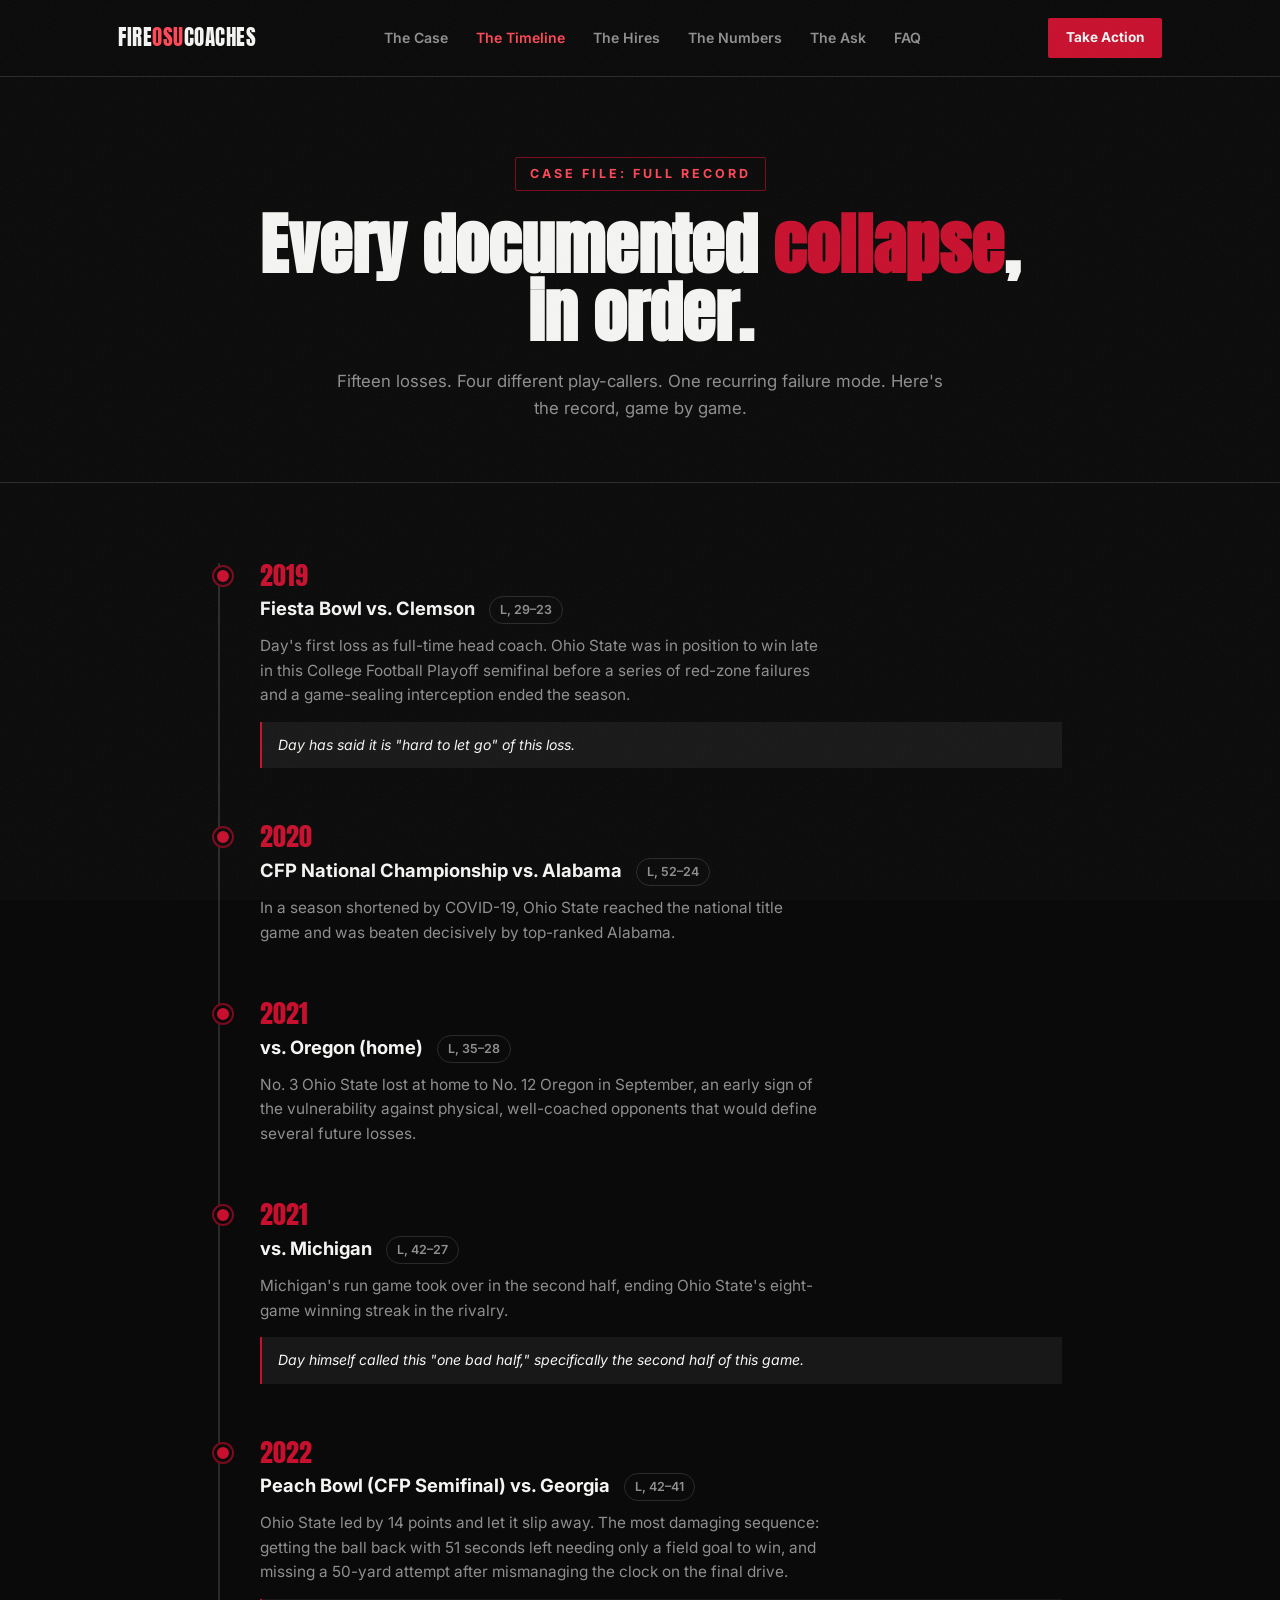
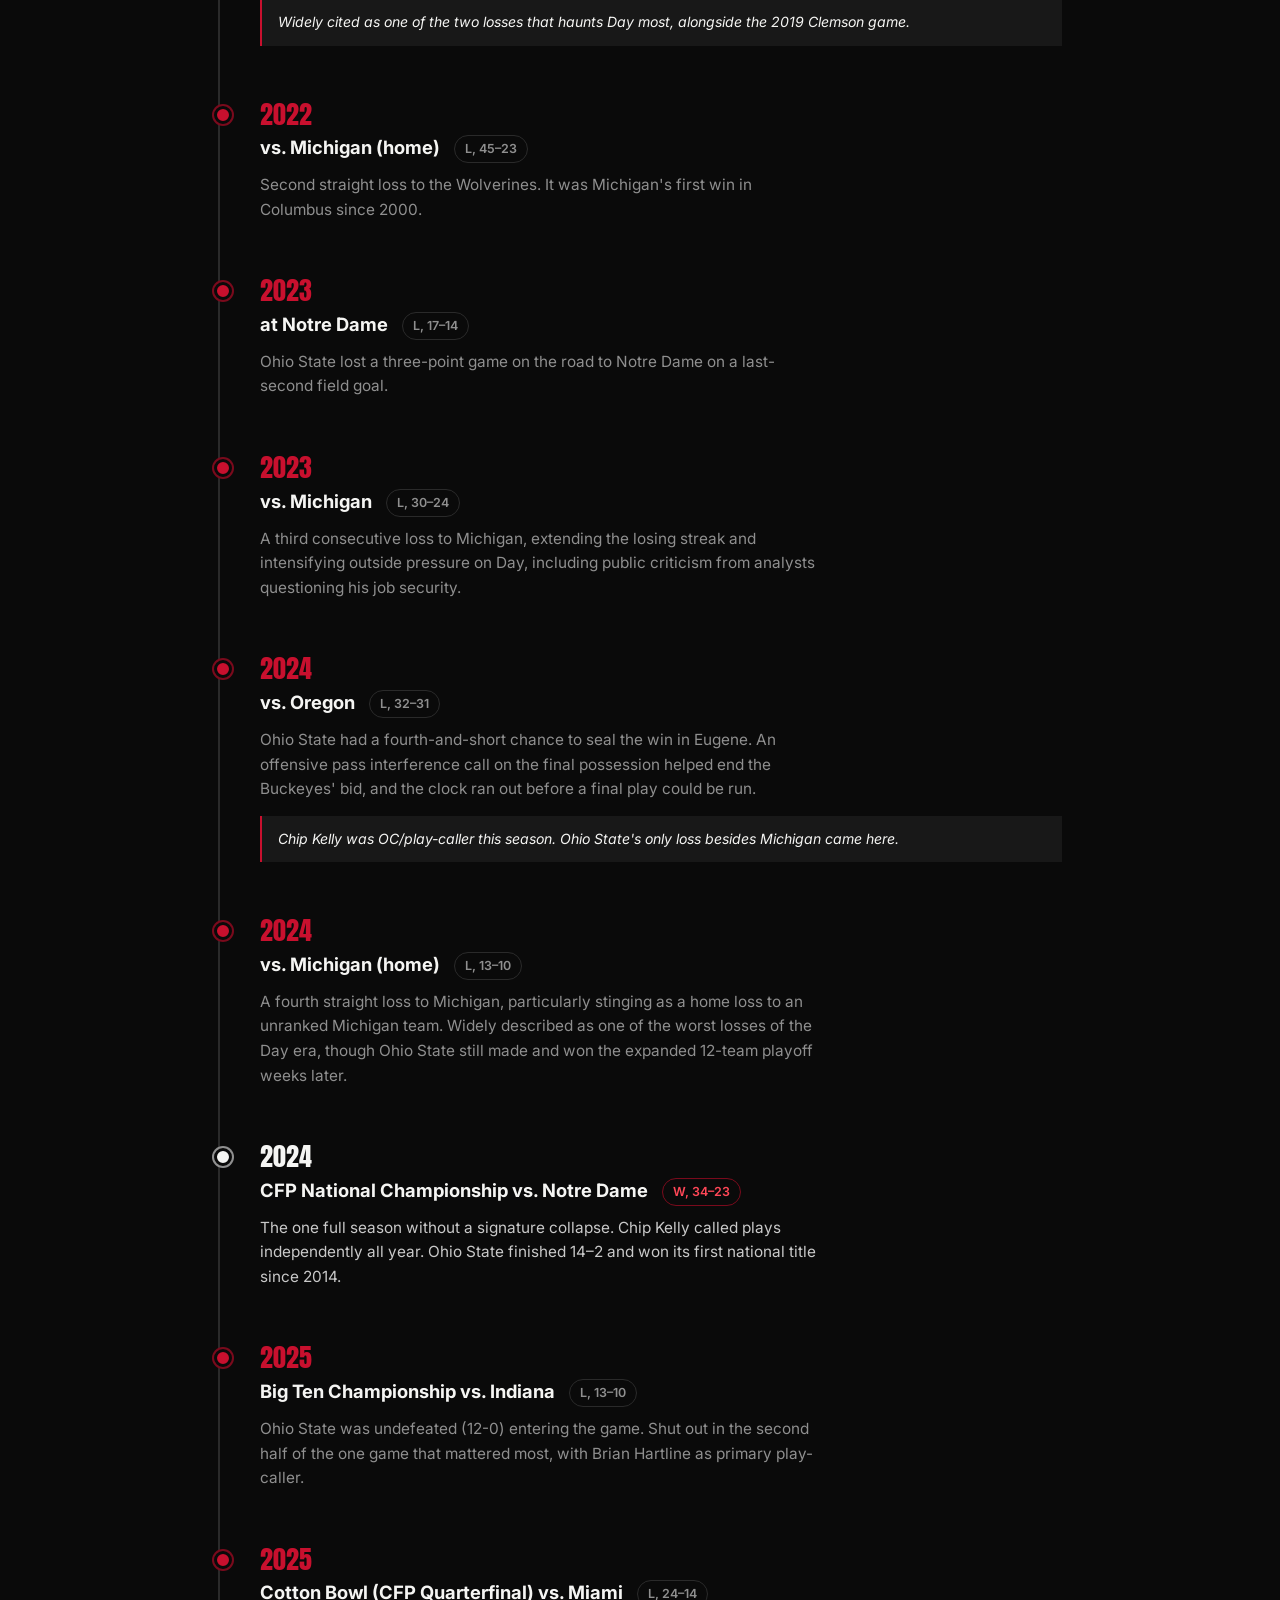
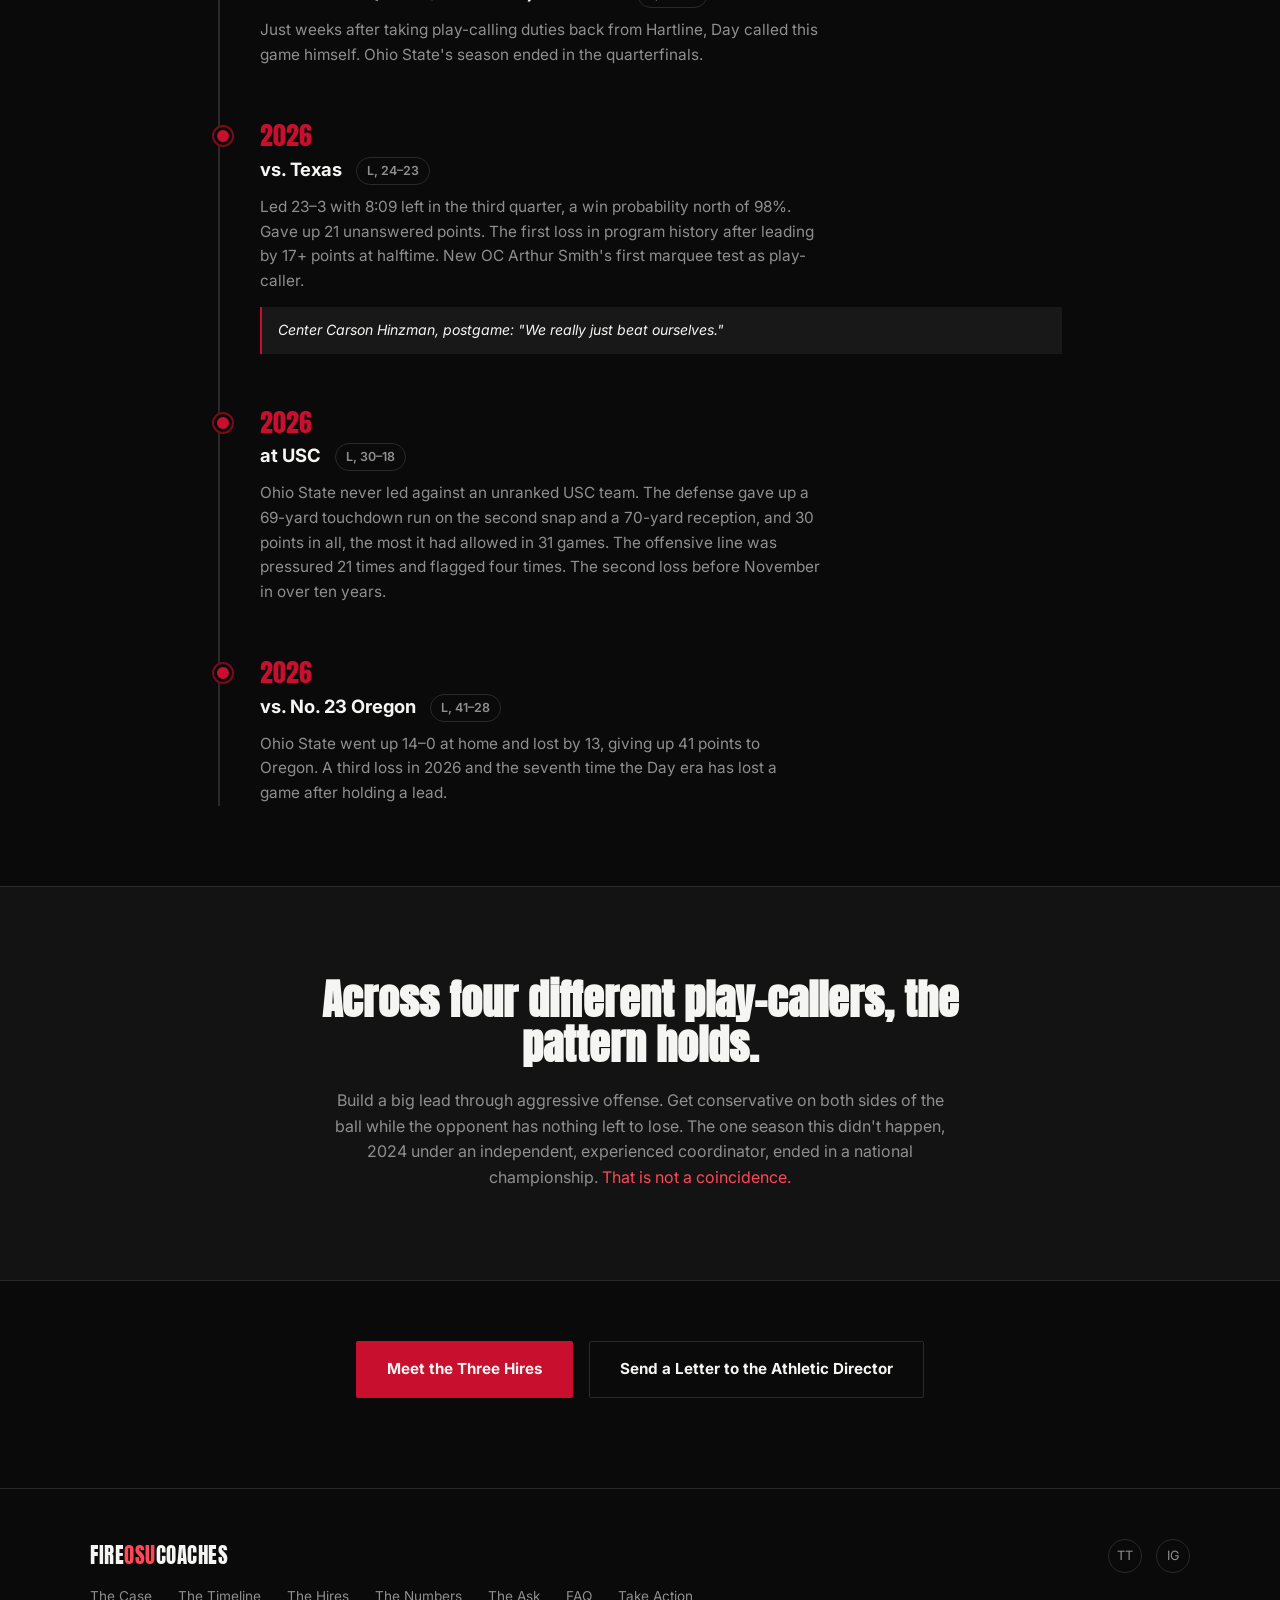
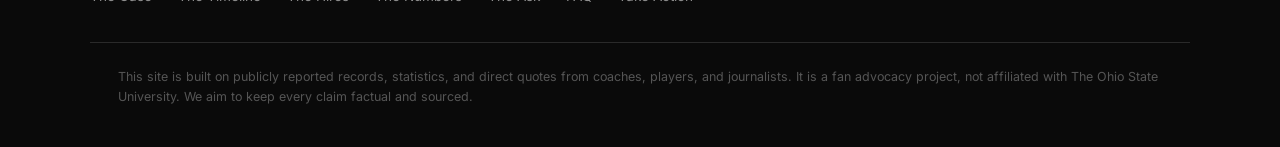
<file: Final-Timeline.html>
<!DOCTYPE html>
<html lang="en">
<head>
<meta charset="UTF-8">
<meta name="viewport" content="width=device-width, initial-scale=1.0">
<title>The Full Timeline | Fire OSU Coaches</title>
<link rel="preconnect" href="https://fonts.googleapis.com">
<link href="https://fonts.googleapis.com/css2?family=Anton&family=Inter:wght@400;500;600;700;800&display=swap" rel="stylesheet">
<style>
  :root {
    --black: #0a0a0a;
    --black-alt: #131313;
    --black-card: #181818;
    --red: #c8102e;
    --red-dim: #7a0a1c;
    --red-glow: rgba(200, 16, 46, 0.25);
    --white: #f5f5f3;
    --dim: #8f8f8f;
    --line: #2a2a2a;
    --red-text: #ff4757;
    --display: 'Anton', sans-serif;
    --body: 'Inter', sans-serif;
  }
  * { margin: 0; padding: 0; box-sizing: border-box; }
  html { scroll-behavior: smooth; }
  body {
    background: var(--black);
    color: var(--white);
    font-family: var(--body);
    line-height: 1.6;
    overflow-x: hidden;
  }
  body::before {
    content: "";
    position: fixed;
    inset: 0;
    z-index: 999;
    pointer-events: none;
    opacity: 0.05;
    background-image: url("data:image/svg+xml,%3Csvg xmlns='http://www.w3.org/2000/svg' width='100' height='100'%3E%3Cfilter id='n'%3E%3CfeTurbulence type='fractalNoise' baseFrequency='0.9' numOctaves='2' stitchTiles='stitch'/%3E%3C/filter%3E%3Crect width='100%25' height='100%25' filter='url(%23n)'/%3E%3C/svg%3E");
  }
  a { color: inherit; text-decoration: none; }
  .wrap { max-width: 1100px; margin: 0 auto; padding: 0 28px; }

  /* NAV */
  header {
    position: sticky; top: 0; z-index: 100;
    background: rgba(10,10,10,0.92);
    backdrop-filter: blur(6px);
    border-bottom: 1px solid var(--line);
  }
  .navrow {
    display: flex; align-items: center; justify-content: space-between;
    padding: 18px 28px; max-width: 1100px; margin: 0 auto;
  }
  .logo { font-family: var(--display); font-size: 1.3rem; letter-spacing: 0.5px; }
  .logo span { color: var(--red-text); }
  nav.links { display: flex; gap: 28px; }
  nav.links a { font-size: 0.88rem; color: var(--dim); font-weight: 600; transition: color 0.2s; }
  nav.links a:hover { color: var(--white); }
  nav.links a.current { color: var(--red-text); }
  .nav-cta { background: var(--red); color: var(--white) !important; padding: 9px 18px; font-weight: 700; font-size: 0.85rem; border-radius: 2px; }
  .nav-right { display: flex; align-items: center; gap: 14px; }
  .menu-toggle {
    display: none;
    background: transparent;
    border: 1px solid var(--line);
    color: var(--white);
    font-size: 1.2rem;
    line-height: 1;
    cursor: pointer;
    padding: 7px 11px;
    border-radius: 2px;
  }
  .menu-toggle:hover { border-color: var(--dim); }
  @media (max-width: 860px) {
    .menu-toggle { display: block; }
    header { position: sticky; }
    nav.links {
      display: none;
      position: absolute;
      top: 100%;
      left: 0;
      right: 0;
      flex-direction: column;
      gap: 0;
      background: var(--black-alt);
      border-bottom: 1px solid var(--line);
      padding: 8px 28px 18px;
      z-index: 200;
    }
    nav.links.open { display: flex; }
    nav.links a {
      padding: 14px 0;
      border-bottom: 1px solid var(--line);
      font-size: 1rem;
      color: var(--dim);
    }
    nav.links a.current { color: var(--red-text); }
    nav.links a:last-child { border-bottom: none; }
  }

  /* PAGE HERO */
  .page-hero {
    padding: 80px 28px 60px;
    border-bottom: 1px solid var(--line);
    text-align: center;
  }
  .hero-tag {
    display: inline-block; font-size: 0.78rem; color: var(--red-text); font-weight: 700;
    letter-spacing: 3px; margin-bottom: 20px; border: 1px solid var(--red-dim);
    padding: 6px 14px; border-radius: 2px;
  }
  h1.page-title {
    font-family: var(--display);
    font-size: clamp(2.4rem, 6vw, 4.2rem);
    line-height: 1.02;
    max-width: 800px;
    margin: 0 auto 20px;
  }
  h1.page-title .red { color: var(--red); }
  .page-sub { max-width: 620px; margin: 0 auto; color: var(--dim); font-size: 1.05rem; }

  /* TIMELINE */
  .timeline-section { padding: 80px 28px; max-width: 900px; margin: 0 auto; }
  .timeline {
    position: relative;
    padding-left: 40px;
    border-left: 2px solid var(--line);
  }
  .t-item {
    position: relative;
    padding-bottom: 56px;
  }
  .t-item:last-child { padding-bottom: 0; }
  .t-item::before {
    content: "";
    position: absolute;
    left: -46px;
    top: 4px;
    width: 12px; height: 12px;
    border-radius: 50%;
    background: var(--red);
    border: 3px solid var(--black);
    box-shadow: 0 0 0 2px var(--red-dim);
  }
  .t-item.win::before { background: var(--white); box-shadow: 0 0 0 2px var(--dim); }
  .t-year {
    font-family: var(--display);
    font-size: 1.6rem;
    color: var(--red);
    line-height: 1;
    margin-bottom: 6px;
  }
  .t-item.win .t-year { color: var(--white); }
  .t-game {
    font-size: 1.15rem;
    font-weight: 700;
    margin: 0 0 10px;
  }
  .t-score {
    display: inline-block;
    font-size: 0.78rem;
    color: var(--dim);
    border: 1px solid var(--line);
    padding: 3px 10px;
    border-radius: 20px;
    margin-left: 10px;
    font-weight: 600;
    vertical-align: middle;
  }
  .t-desc { color: var(--dim); font-size: 0.96rem; max-width: 560px; }
  .t-item.win .t-desc { color: #c9c9c9; }
  .t-item.win .t-score { border-color: var(--red-dim); color: var(--red-text); }
  .t-callout {
    margin-top: 14px;
    padding: 12px 16px;
    background: var(--black-card);
    border-left: 2px solid var(--red);
    font-size: 0.88rem;
    color: var(--white);
    font-style: italic;
  }

  /* THROUGHLINE */
  .throughline {
    background: var(--black-alt);
    padding: 90px 28px;
    text-align: center;
    border-top: 1px solid var(--line);
    border-bottom: 1px solid var(--line);
  }
  .throughline h2 {
    font-family: var(--display);
    font-size: clamp(1.8rem, 4vw, 2.6rem);
    max-width: 760px;
    margin: 0 auto 20px;
    line-height: 1.1;
  }
  .throughline p {
    max-width: 620px;
    margin: 0 auto;
    color: var(--dim);
    font-size: 1rem;
  }
  .throughline .red { color: var(--red-text); }

  /* CTA ROW */
  .cta-row {
    display: flex; gap: 16px; justify-content: center; flex-wrap: wrap;
    padding: 60px 28px 90px;
  }
  .btn {
    padding: 15px 30px; font-weight: 700; font-size: 0.95rem; border-radius: 2px;
    display: inline-block; border: 1px solid transparent; transition: transform 0.15s ease, background 0.2s;
  }
  .btn-primary { background: var(--red); color: var(--white); }
  .btn-primary:hover { transform: translateY(-2px); background: #d91733; }
  .btn-ghost { border-color: var(--line); color: var(--white); }
  .btn-ghost:hover { border-color: var(--dim); }

  /* FOOTER */
  footer { padding: 50px 28px 40px; border-top: 1px solid var(--line); }
  .footer-grid {
    max-width: 1100px; margin: 0 auto; display: flex; justify-content: space-between;
    align-items: flex-start; flex-wrap: wrap; gap: 30px;
  }
  .footer-links { display: flex; gap: 26px; flex-wrap: wrap; }
  .footer-links a { font-size: 0.85rem; color: var(--dim); }
  .footer-links a:hover { color: var(--white); }
  .footer-note {
    max-width: 1100px; margin: 34px auto 0; font-size: 0.78rem; color: #555;
    border-top: 1px solid var(--line); padding-top: 24px;
  }
  .social-row { display: flex; gap: 14px; }
  .social-row a {
    width: 34px; height: 34px; border: 1px solid var(--line); border-radius: 50%;
    display: flex; align-items: center; justify-content: center; font-size: 0.8rem; color: var(--dim);
  }
  .social-row a:hover { border-color: var(--red-text); color: var(--red-text); }

  @media (max-width: 600px) {
    .timeline { padding-left: 28px; }
    .t-item::before { left: -34px; }
    .t-score { display: block; margin-left: 0; margin-top: 6px; width: fit-content; }
  }
  @media (prefers-reduced-motion: reduce) { html { scroll-behavior: auto; } * { transition: none !important; } }
  a:focus-visible, button:focus-visible { outline: 2px solid var(--red-text); outline-offset: 2px; }
  /* skip link */
  .skip-link {
    position: absolute;
    left: -9999px;
    top: 0;
    background: var(--red);
    color: var(--white);
    padding: 12px 20px;
    z-index: 1000;
    font-weight: 700;
    font-size: 0.9rem;
  }
  .skip-link:focus {
    left: 12px;
    top: 12px;
  }
</style>
</head>
<body>

<a href="#main-content" class="skip-link">Skip to main content</a>

<header>
  <div class="navrow">
    <a href="index.html" class="logo">FIRE<span>OSU</span>COACHES</a>
    <nav class="links" id="primary-nav">
      <a href="index.html">The Case</a>
      <a href="Final-Timeline.html" class="current">The Timeline</a>
      <a href="Final-Arthur-Smith.html">The Hires</a>
      <a href="Final-Numbers.html">The Numbers</a>
      <a href="index.html#the-ask">The Ask</a>
      <a href="Final-FAQ.html">FAQ</a>
    </nav>
    <div class="nav-right">
      <a href="Final-Take-Action.html" class="nav-cta">Take Action</a>
      <button class="menu-toggle" id="menuToggle" aria-label="Open menu" aria-expanded="false" aria-controls="primary-nav">☰</button>
    </div>
  </div>
</header>

<main id="main-content">

<section class="page-hero">
  <span class="hero-tag">CASE FILE: FULL RECORD</span>
  <h1 class="page-title">Every documented <span class="red">collapse</span>, in order.</h1>
  <p class="page-sub">Fifteen losses. Four different play-callers. One recurring failure mode. Here's the record, game by game.</p>
</section>

<section class="timeline-section">
  <div class="timeline">

    <div class="t-item">
      <div class="t-year">2019</div>
      <h2 class="t-game">Fiesta Bowl vs. Clemson <span class="t-score">L, 29–23</span></h2>
      <p class="t-desc">Day's first loss as full-time head coach. Ohio State was in position to win late in this College Football Playoff semifinal before a series of red-zone failures and a game-sealing interception ended the season.</p>
      <div class="t-callout">Day has said it is "hard to let go" of this loss.</div>
    </div>

    <div class="t-item">
      <div class="t-year">2020</div>
      <h2 class="t-game">CFP National Championship vs. Alabama <span class="t-score">L, 52–24</span></h2>
      <p class="t-desc">In a season shortened by COVID-19, Ohio State reached the national title game and was beaten decisively by top-ranked Alabama.</p>
    </div>

    <div class="t-item">
      <div class="t-year">2021</div>
      <h2 class="t-game">vs. Oregon (home) <span class="t-score">L, 35–28</span></h2>
      <p class="t-desc">No. 3 Ohio State lost at home to No. 12 Oregon in September, an early sign of the vulnerability against physical, well-coached opponents that would define several future losses.</p>
    </div>

    <div class="t-item">
      <div class="t-year">2021</div>
      <h2 class="t-game">vs. Michigan <span class="t-score">L, 42–27</span></h2>
      <p class="t-desc">Michigan's run game took over in the second half, ending Ohio State's eight-game winning streak in the rivalry.</p>
      <div class="t-callout">Day himself called this "one bad half," specifically the second half of this game.</div>
    </div>

    <div class="t-item">
      <div class="t-year">2022</div>
      <h2 class="t-game">Peach Bowl (CFP Semifinal) vs. Georgia <span class="t-score">L, 42–41</span></h2>
      <p class="t-desc">Ohio State led by 14 points and let it slip away. The most damaging sequence: getting the ball back with 51 seconds left needing only a field goal to win, and missing a 50-yard attempt after mismanaging the clock on the final drive.</p>
      <div class="t-callout">Widely cited as one of the two losses that haunts Day most, alongside the 2019 Clemson game.</div>
    </div>

    <div class="t-item">
      <div class="t-year">2022</div>
      <h2 class="t-game">vs. Michigan (home) <span class="t-score">L, 45–23</span></h2>
      <p class="t-desc">Second straight loss to the Wolverines. It was Michigan's first win in Columbus since 2000.</p>
    </div>

    <div class="t-item">
      <div class="t-year">2023</div>
      <h2 class="t-game">at Notre Dame <span class="t-score">L, 17–14</span></h2>
      <p class="t-desc">Ohio State lost a three-point game on the road to Notre Dame on a last-second field goal.</p>
    </div>

    <div class="t-item">
      <div class="t-year">2023</div>
      <h2 class="t-game">vs. Michigan <span class="t-score">L, 30–24</span></h2>
      <p class="t-desc">A third consecutive loss to Michigan, extending the losing streak and intensifying outside pressure on Day, including public criticism from analysts questioning his job security.</p>
    </div>

    <div class="t-item">
      <div class="t-year">2024</div>
      <h2 class="t-game">vs. Oregon <span class="t-score">L, 32–31</span></h2>
      <p class="t-desc">Ohio State had a fourth-and-short chance to seal the win in Eugene. An offensive pass interference call on the final possession helped end the Buckeyes' bid, and the clock ran out before a final play could be run.</p>
      <div class="t-callout">Chip Kelly was OC/play-caller this season. Ohio State's only loss besides Michigan came here.</div>
    </div>

    <div class="t-item">
      <div class="t-year">2024</div>
      <h2 class="t-game">vs. Michigan (home) <span class="t-score">L, 13–10</span></h2>
      <p class="t-desc">A fourth straight loss to Michigan, particularly stinging as a home loss to an unranked Michigan team. Widely described as one of the worst losses of the Day era, though Ohio State still made and won the expanded 12-team playoff weeks later.</p>
    </div>

    <div class="t-item win">
      <div class="t-year">2024</div>
      <h2 class="t-game">CFP National Championship vs. Notre Dame <span class="t-score">W, 34–23</span></h2>
      <p class="t-desc">The one full season without a signature collapse. Chip Kelly called plays independently all year. Ohio State finished 14–2 and won its first national title since 2014.</p>
    </div>

    <div class="t-item">
      <div class="t-year">2025</div>
      <h2 class="t-game">Big Ten Championship vs. Indiana <span class="t-score">L, 13–10</span></h2>
      <p class="t-desc">Ohio State was undefeated (12-0) entering the game. Shut out in the second half of the one game that mattered most, with Brian Hartline as primary play-caller.</p>
    </div>

    <div class="t-item">
      <div class="t-year">2025</div>
      <h2 class="t-game">Cotton Bowl (CFP Quarterfinal) vs. Miami <span class="t-score">L, 24–14</span></h2>
      <p class="t-desc">Just weeks after taking play-calling duties back from Hartline, Day called this game himself. Ohio State's season ended in the quarterfinals.</p>
    </div>

    <div class="t-item">
      <div class="t-year">2026</div>
      <h2 class="t-game">vs. Texas <span class="t-score">L, 24–23</span></h2>
      <p class="t-desc">Led 23–3 with 8:09 left in the third quarter, a win probability north of 98%. Gave up 21 unanswered points. The first loss in program history after leading by 17+ points at halftime. New OC Arthur Smith's first marquee test as play-caller.</p>
      <div class="t-callout">Center Carson Hinzman, postgame: "We really just beat ourselves."</div>
    </div>

    <div class="t-item">
      <div class="t-year">2026</div>
      <h2 class="t-game">at USC <span class="t-score">L, 30–18</span></h2>
      <p class="t-desc">Ohio State never led against an unranked USC team. The defense gave up a 69-yard touchdown run on the second snap and a 70-yard reception, and 30 points in all, the most it had allowed in 31 games. The offensive line was pressured 21 times and flagged four times. The second loss before November in over ten years.</p>
    </div>

    <div class="t-item">
      <div class="t-year">2026</div>
      <h2 class="t-game">vs. No. 23 Oregon <span class="t-score">L, 41–28</span></h2>
      <p class="t-desc">Ohio State went up 14–0 at home and lost by 13, giving up 41 points to Oregon. A third loss in 2026 and the seventh time the Day era has lost a game after holding a lead.</p>
    </div>

  </div>
</section>

<section class="throughline">
  <h2>Across four different play-callers, the pattern holds.</h2>
  <p>Build a big lead through aggressive offense. Get conservative on both sides of the ball while the opponent has nothing left to lose. The one season this didn't happen, 2024 under an independent, experienced coordinator, ended in a national championship. <span class="red">That is not a coincidence.</span></p>
</section>

<div class="cta-row">
  <a href="Final-Arthur-Smith.html" class="btn btn-primary">Meet the Three Hires</a>
  <a href="Final-Take-Action.html" class="btn btn-ghost">Send a Letter to the Athletic Director</a>
</div>

</main>

<footer>
  <div class="footer-grid">
    <div>
      <a href="index.html" class="logo" style="display:block; margin-bottom:14px;">FIRE<span>OSU</span>COACHES</a>
      <div class="footer-links">
        <a href="index.html">The Case</a>
        <a href="Final-Timeline.html">The Timeline</a>
        <a href="Final-Arthur-Smith.html">The Hires</a>
        <a href="Final-Numbers.html">The Numbers</a>
        <a href="index.html#the-ask">The Ask</a>
        <a href="Final-FAQ.html">FAQ</a>
        <a href="Final-Take-Action.html">Take Action</a>
      </div>
    </div>
    <div class="social-row">
      <a href="#" aria-label="TikTok">TT</a>
      <a href="#" aria-label="Instagram">IG</a>
    </div>
  </div>
  <div class="footer-note wrap">
    This site is built on publicly reported records, statistics, and direct quotes from coaches, players, and journalists. It is a fan advocacy project, not affiliated with The Ohio State University. We aim to keep every claim factual and sourced.
  </div>
</footer>

<script>
  (function() {
    const menuToggle = document.getElementById('menuToggle');
    const navLinks = document.getElementById('primary-nav');
    if (!menuToggle || !navLinks) return;

    function closeMenu() {
      navLinks.classList.remove('open');
      menuToggle.setAttribute('aria-expanded', 'false');
    }
    function openMenu() {
      navLinks.classList.add('open');
      menuToggle.setAttribute('aria-expanded', 'true');
    }

    menuToggle.addEventListener('click', () => {
      if (navLinks.classList.contains('open')) { closeMenu(); } else { openMenu(); }
    });

    navLinks.querySelectorAll('a').forEach((a) => {
      a.addEventListener('click', closeMenu);
    });

    document.addEventListener('keydown', (e) => {
      if (e.key === 'Escape') closeMenu();
    });

    document.addEventListener('click', (e) => {
      if (!navLinks.classList.contains('open')) return;
      if (navLinks.contains(e.target) || menuToggle.contains(e.target)) return;
      closeMenu();
    });
  })();
</script>

</body>
</html>
</file>
<file: assets/site.css>
/* self-hosted fonts (SIL Open Font License) */
@font-face{font-family:'Anton';src:url(fonts/anton-latin-400-normal.woff2) format('woff2');font-weight:400;font-display:swap}
@font-face{font-family:'Inter';src:url(fonts/inter-latin-400-normal.woff2) format('woff2');font-weight:400;font-display:swap}
@font-face{font-family:'Inter';src:url(fonts/inter-latin-500-normal.woff2) format('woff2');font-weight:500;font-display:swap}
@font-face{font-family:'Inter';src:url(fonts/inter-latin-600-normal.woff2) format('woff2');font-weight:600;font-display:swap}
@font-face{font-family:'Inter';src:url(fonts/inter-latin-700-normal.woff2) format('woff2');font-weight:700;font-display:swap}
@font-face{font-family:'Inter';src:url(fonts/inter-latin-800-normal.woff2) format('woff2');font-weight:800;font-display:swap}
/* Save OSU Football: shared design system */
:root{
  --black:#0a0a0a; --ink:#111; --card:#161616; --card-2:#1d1d1d; --line:#2a2a2a;
  --white:#f5f5f3; --dim:#a3a3a3; --dim-2:#7d7d7d;
  --red:#c8102e; --red-hi:#e0193a; --red-text:#ff4757;
  --display:'Anton',Impact,'Arial Narrow',sans-serif; --body:'Inter',system-ui,-apple-system,'Segoe UI',Roboto,sans-serif;
  --wrap:1120px; --r:4px;
}
*{box-sizing:border-box;margin:0;padding:0}
html{scroll-behavior:smooth;-webkit-text-size-adjust:100%}
@media (prefers-reduced-motion:reduce){html{scroll-behavior:auto}}
body{background:var(--black);color:var(--white);font-family:var(--body);line-height:1.6;overflow-x:hidden;
  background-image:radial-gradient(ellipse at 50% -10%,rgba(200,16,46,.16),transparent 60%);background-repeat:no-repeat}
a{color:inherit}
img{max-width:100%;display:block}
:focus-visible{outline:3px solid var(--red-text);outline-offset:3px}
.visually-hidden{position:absolute!important;width:1px;height:1px;overflow:hidden;clip:rect(0 0 0 0);white-space:nowrap}
[hidden]{display:none!important}
.wrap{max-width:var(--wrap);margin:0 auto;padding:0 20px}
.skip{position:absolute;left:-999px;top:8px;background:var(--red);color:#fff;padding:10px 16px;z-index:200;font-weight:700}
.skip:focus{left:8px}

/* ---------- header ---------- */
.site-head{position:sticky;top:0;z-index:100;background:rgba(10,10,10,.86);backdrop-filter:saturate(1.4) blur(12px);-webkit-backdrop-filter:saturate(1.4) blur(12px);border-bottom:1px solid var(--line)}
.head-row{display:flex;align-items:center;justify-content:space-between;gap:16px;height:64px}
.logo{font-family:var(--display);font-size:1.3rem;letter-spacing:1px;text-decoration:none;white-space:nowrap}
.logo span{color:var(--red-text)}
nav.links{display:flex;gap:20px}
nav.links a{text-decoration:none;color:var(--dim);font-size:.88rem;font-weight:600;padding:6px 0;border-bottom:2px solid transparent}
nav.links a:hover{color:var(--white)}
nav.links a.current{color:var(--red-text);border-bottom-color:var(--red-text)}
.head-right{display:flex;align-items:center;gap:10px}
.nav-cta{background:var(--red);color:#fff;text-decoration:none;font-weight:800;font-size:.85rem;padding:10px 16px;border-radius:var(--r);white-space:nowrap}
.nav-cta:hover{background:var(--red-hi)}
.menu-toggle{display:none;background:none;border:1px solid var(--line);color:var(--white);width:42px;height:42px;border-radius:var(--r);font-size:1.2rem;cursor:pointer}
@media (max-width:980px){
  .menu-toggle{display:inline-flex;align-items:center;justify-content:center}
  nav.links{display:none;position:absolute;top:64px;left:0;right:0;flex-direction:column;gap:0;background:#0d0d0d;border-bottom:1px solid var(--line);padding:6px 20px 14px}
  nav.links.open{display:flex}
  nav.links a{padding:14px 0;border-bottom:1px solid var(--line);font-size:1rem}
  nav.links a.current{border-bottom-color:var(--line)}
  nav.links a:last-child{border-bottom:none}
}

/* ---------- type ---------- */
.kicker{display:inline-block;color:var(--red-text);font-size:.78rem;font-weight:800;letter-spacing:2.5px;text-transform:uppercase;margin-bottom:14px}
.h-xl{font-family:var(--display);font-weight:400;font-size:clamp(3rem,10.5vw,8.5rem);line-height:.92;letter-spacing:.5px;text-transform:uppercase;overflow-wrap:break-word;hyphens:manual}
.h-lg{font-family:var(--display);font-weight:400;font-size:clamp(2.2rem,6vw,4.2rem);line-height:1;text-transform:uppercase}
.h-md{font-family:var(--display);font-weight:400;font-size:clamp(1.6rem,3.6vw,2.4rem);line-height:1.05;text-transform:uppercase}
.red{color:var(--red-text)}
.lede{font-size:clamp(1.05rem,2.2vw,1.3rem);color:#d6d6d6;max-width:640px}
.muted{color:var(--dim)}
.small{font-size:.86rem}

/* ---------- buttons ---------- */
.btn{display:inline-flex;align-items:center;justify-content:center;gap:8px;font-family:var(--body);font-weight:800;font-size:1rem;padding:15px 24px;border-radius:var(--r);text-decoration:none;border:2px solid transparent;cursor:pointer;transition:transform .15s,background .15s,border-color .15s;min-height:50px}
.btn:active{transform:scale(.98)}
.btn-primary{background:var(--red);color:#fff}
.btn-primary:hover{background:var(--red-hi)}
.btn-ghost{background:transparent;color:var(--white);border-color:#444}
.btn-ghost:hover{border-color:var(--white)}
.btn-big{font-size:1.1rem;padding:18px 30px}
.btn-row{display:flex;gap:12px;flex-wrap:wrap}
.btn-sub{display:block;font-weight:500;font-size:.78rem;opacity:.85}

/* ---------- sections ---------- */
section{position:relative}
.sec{padding:clamp(70px,11vw,130px) 0;border-bottom:1px solid var(--line)}
.sec-head{max-width:760px;margin-bottom:42px}
.sec-head .lede{margin-top:16px}
.center{text-align:center;margin-left:auto;margin-right:auto}

/* hero */
.hero{padding:clamp(70px,12vw,140px) 0 clamp(60px,9vw,100px);text-align:center;border-bottom:1px solid var(--line)}
.hero .lede{margin:22px auto 34px}
.hero .btn-row{justify-content:center}
.trust{margin-top:22px;color:var(--dim);font-size:.85rem}
.trust a{color:var(--white)}

/* urgency band */
.urgency{background:var(--red);color:#fff;text-align:center;padding:14px 20px;font-weight:700;font-size:.98rem}
.urgency a{color:#fff;text-decoration:underline;text-underline-offset:3px}
.urgency strong{font-family:var(--display);font-weight:400;font-size:1.25rem;letter-spacing:.5px;margin:0 2px}

/* stat tiles */
.stats{display:grid;grid-template-columns:repeat(4,1fr);gap:1px;background:var(--line);border:1px solid var(--line)}
.stat{background:var(--ink);padding:30px 22px}
.stat .n{font-family:var(--display);font-size:clamp(2.8rem,6vw,4.4rem);line-height:1;color:var(--red-text)}
.stat .l{margin-top:10px;font-weight:600;font-size:.95rem}
@media (max-width:860px){.stats{grid-template-columns:repeat(2,1fr)}}

/* source chip */
.src{display:inline-block;margin-top:8px;font-size:.74rem;font-weight:700;letter-spacing:.5px;color:var(--dim);text-decoration:none;border-bottom:1px dotted var(--dim-2)}
.src:hover{color:var(--red-text);border-bottom-color:var(--red-text)}

/* collapse cards */
.collapse-grid{display:grid;grid-template-columns:repeat(auto-fill,minmax(240px,1fr));gap:14px}
.cc{background:var(--card);border:1px solid var(--line);border-top:3px solid var(--red);padding:22px 20px;border-radius:var(--r)}
.cc .yr{font-size:.75rem;font-weight:800;letter-spacing:2px;color:var(--dim)}
.cc .opp{font-weight:800;font-size:1.05rem;margin:4px 0 14px}
.cc .led{font-family:var(--display);font-size:2.1rem;line-height:1;color:var(--white)}
.cc .led small{display:block;font-family:var(--body);font-size:.7rem;font-weight:800;letter-spacing:2px;color:var(--dim);margin-bottom:4px}
.cc .arrow{color:var(--red-text);font-weight:800;margin:10px 0 2px;font-size:.8rem;letter-spacing:2px}
.cc .lost{font-family:var(--display);font-size:2.1rem;line-height:1;color:var(--red-text)}
.cc .lost small{display:block;font-family:var(--body);font-size:.7rem;font-weight:800;letter-spacing:2px;color:var(--dim);margin-bottom:4px}

/* chart */
.chart{background:var(--card);border:1px solid var(--line);padding:26px 22px 18px;border-radius:var(--r)}
.chart-top{display:flex;justify-content:space-between;gap:12px;font-size:.74rem;font-weight:800;letter-spacing:1.5px;color:var(--dim);margin-bottom:10px;flex-wrap:wrap}
.chart-top .now{color:var(--red-text)}
.chart svg{width:100%;height:auto;display:block}
.chart .draw{stroke-dasharray:1400;stroke-dashoffset:1400}
.chart.in .draw,.no-motion .chart .draw{stroke-dashoffset:0;transition:stroke-dashoffset 2.2s cubic-bezier(.4,0,.2,1)}

/* split story */
.split{display:grid;grid-template-columns:1fr 1fr;gap:clamp(30px,6vw,80px);align-items:center}
@media (max-width:860px){.split{grid-template-columns:1fr}}
.era{display:grid;gap:10px}
.era-row{display:grid;grid-template-columns:70px 1fr auto;gap:14px;align-items:center;background:var(--card);border:1px solid var(--line);padding:16px 18px;border-radius:var(--r)}
.era-row .y{font-family:var(--display);font-size:1.4rem}
.era-row .who{font-weight:700}
.era-row .who span{display:block;font-weight:500;color:var(--dim);font-size:.85rem}
.era-row .res{font-weight:800;font-size:.85rem;letter-spacing:1px;color:var(--red-text);text-align:right}
.era-row.win{border-color:#3a3a3a;background:#1b1b1b}
.era-row.win .res{color:var(--white)}

/* cards generic */
.cards3{display:grid;grid-template-columns:repeat(3,1fr);gap:14px}
@media (max-width:860px){.cards3{grid-template-columns:1fr}}
.card{background:var(--card);border:1px solid var(--line);padding:26px 24px;border-radius:var(--r);display:flex;flex-direction:column;gap:10px}
.card .role{font-size:.74rem;font-weight:800;letter-spacing:2px;color:var(--red-text)}
.card h3{font-family:var(--display);font-weight:400;font-size:1.7rem;line-height:1.05;text-transform:uppercase}
.card .big{font-family:var(--display);font-size:2.6rem;line-height:1;color:var(--red-text)}
.card p{color:#cfcfcf;font-size:.95rem}
.card .more{margin-top:auto;font-weight:800;text-decoration:none;color:var(--white);font-size:.9rem}
.card .more:hover{color:var(--red-text)}

/* ask */
.ask{display:grid;grid-template-columns:1.2fr 1fr;gap:14px}
@media (max-width:860px){.ask{grid-template-columns:1fr}}
.ask-card{padding:34px 30px;border-radius:var(--r);border:1px solid var(--line);background:var(--card)}
.ask-card.primary{background:var(--red);border-color:var(--red)}
.ask-card .tag{font-size:.75rem;font-weight:800;letter-spacing:2.5px;opacity:.9}
.ask-card h3{font-family:var(--display);font-weight:400;font-size:clamp(2rem,4.5vw,3rem);line-height:1;text-transform:uppercase;margin:10px 0 12px}
.ask-card p{font-size:1rem;opacity:.95}
.ask-card.primary p{color:#fff}
.ask-card:not(.primary) p{color:#cfcfcf}

/* hashtags */
.tags{text-align:center}
.tag-wall{display:flex;flex-wrap:wrap;justify-content:center;align-items:baseline;gap:4px 28px;margin:12px 0 28px}
.tag-big{background:none;border:0;cursor:pointer;font-family:var(--display);font-size:clamp(1.9rem,5.6vw,4rem);line-height:1.1;color:var(--white);padding:2px 6px;transition:color .2s,transform .2s}
.tag-big.main{color:var(--red-text);font-size:clamp(2.3rem,9vw,7.5rem);flex-basis:100%}
.tag-big:hover,.tag-big:focus-visible{color:var(--red-text);transform:translateY(-2px)}
.tag-big.main:hover,.tag-big.main:focus-visible{color:var(--white)}
.tag-big.copied::after{content:" ✓ copied";font-family:var(--body);font-size:.85rem;font-weight:700;color:var(--dim)}

/* final cta */
.final{text-align:center;padding:clamp(80px,12vw,150px) 0;background:linear-gradient(180deg,transparent,rgba(200,16,46,.12))}
.final .lede{margin:18px auto 32px}
.final .btn-row{justify-content:center}

/* page hero (subpages) */
.page-hero{padding:clamp(60px,9vw,110px) 0 clamp(40px,6vw,70px);border-bottom:1px solid var(--line)}
.page-hero .lede{margin-top:18px}

/* timeline */
.chips{display:flex;flex-wrap:wrap;gap:8px;margin-bottom:28px}
.chip{background:transparent;color:var(--white);border:1px solid #444;border-radius:999px;padding:9px 16px;font-weight:700;font-size:.88rem;cursor:pointer;min-height:42px}
.chip[aria-pressed="true"]{background:var(--white);color:var(--black);border-color:var(--white)}
.chip .c{opacity:.6;margin-left:4px}
.tl{display:grid;gap:12px}
.tl-item{display:grid;grid-template-columns:110px 1fr;gap:20px;background:var(--card);border:1px solid var(--line);padding:22px;border-radius:var(--r)}
.tl-item .when{font-family:var(--display);font-size:1.6rem;line-height:1}
.tl-item .when small{display:block;font-family:var(--body);font-size:.72rem;font-weight:700;color:var(--dim);letter-spacing:1px;margin-top:6px}
.tl-item h3{font-size:1.1rem;font-weight:800;display:flex;flex-wrap:wrap;gap:8px 12px;align-items:center}
.tl-item .score{font-family:var(--display);font-weight:400;font-size:1.35rem;color:var(--red-text)}
.tl-item p{color:#cfcfcf;margin-top:6px;font-size:.96rem}
.badge{display:inline-block;font-size:.7rem;font-weight:800;letter-spacing:1.5px;padding:4px 8px;border-radius:3px;background:var(--red);color:#fff;text-transform:uppercase}
.badge.alt{background:#2c2c2c;color:var(--white)}
.tl-item.win{border-color:#444}
.tl-item.win .score{color:var(--white)}
@media (max-width:620px){.tl-item{grid-template-columns:1fr;gap:8px}}

/* hires */
.hire{padding:clamp(56px,8vw,90px) 0;border-bottom:1px solid var(--line)}
.hire-grid{display:grid;grid-template-columns:1fr 1.1fr;gap:clamp(28px,5vw,64px)}
@media (max-width:860px){.hire-grid{grid-template-columns:1fr}}
.mini-stats{display:grid;grid-template-columns:repeat(3,1fr);gap:1px;background:var(--line);border:1px solid var(--line);margin:22px 0}
.mini-stats div{background:var(--ink);padding:18px 14px}
.mini-stats .n{font-family:var(--display);font-size:2rem;line-height:1;color:var(--red-text)}
.mini-stats .l{font-size:.78rem;font-weight:600;margin-top:6px;color:#d0d0d0}
@media (max-width:520px){.mini-stats{grid-template-columns:1fr}}
.bullets{list-style:none;display:grid;gap:12px}
.bullets li{padding-left:22px;position:relative;color:#d6d6d6}
.bullets li::before{content:"";position:absolute;left:0;top:.62em;width:10px;height:3px;background:var(--red)}
.fair{margin-top:22px;border-left:3px solid #555;padding:4px 0 4px 16px;color:var(--dim);font-size:.92rem}
.fair strong{color:var(--white)}
table.mini{width:100%;border-collapse:collapse;font-size:.92rem;margin-top:6px}
table.mini th,table.mini td{text-align:left;padding:11px 8px;border-bottom:1px solid var(--line)}
table.mini thead th{font-size:.72rem;letter-spacing:1.5px;color:var(--dim);font-weight:800}
table.mini td.r{color:var(--red-text);font-weight:800;white-space:nowrap}

/* numbers */
.money{display:grid;grid-template-columns:repeat(3,1fr);gap:14px}
@media (max-width:860px){.money{grid-template-columns:1fr}}

/* faq */
.faq{max-width:820px}
.faq details{border-bottom:1px solid var(--line)}
.faq summary{list-style:none;cursor:pointer;padding:24px 44px 24px 0;font-weight:800;font-size:clamp(1.05rem,2.2vw,1.25rem);position:relative}
.faq summary::-webkit-details-marker{display:none}
.faq summary::after{content:"+";position:absolute;right:4px;top:18px;font-size:1.8rem;font-weight:400;color:var(--red-text);transition:transform .2s}
.faq details[open] summary::after{transform:rotate(45deg)}
.faq .a{padding:0 0 26px;color:#d0d0d0;max-width:700px}
.faq .a p+p{margin-top:12px}

/* take action */
.steps{display:grid;gap:18px}
.step{background:var(--card);border:1px solid var(--line);border-radius:var(--r);padding:clamp(22px,4vw,38px)}
.step-num{display:inline-flex;align-items:center;gap:10px;font-size:.78rem;font-weight:800;letter-spacing:2px;color:var(--red-text);margin-bottom:10px}
.step-num b{display:inline-flex;align-items:center;justify-content:center;width:28px;height:28px;border-radius:50%;background:var(--red);color:#fff;font-size:.85rem;letter-spacing:0}
.form{display:grid;grid-template-columns:1fr 1fr;gap:14px;margin:22px 0}
.form .full{grid-column:1/-1}
@media (max-width:620px){.form{grid-template-columns:1fr}}
.field label{display:block;font-weight:700;font-size:.88rem;margin-bottom:6px}
.field label span{color:var(--dim);font-weight:500}
.field input,.field textarea{width:100%;background:#0e0e0e;border:1px solid #3a3a3a;color:var(--white);font:inherit;padding:13px 14px;border-radius:var(--r);font-size:1rem}
.field textarea{min-height:84px;resize:vertical}
.field input:focus,.field textarea:focus{border-color:var(--red-text);outline:none;box-shadow:0 0 0 3px rgba(255,71,87,.25)}
.letter{background:#f4f1ea;color:#1a1a1a;border-radius:var(--r);padding:clamp(22px,4vw,36px);font-family:Georgia,'Times New Roman',serif;font-size:1rem;line-height:1.65;white-space:pre-wrap;max-height:520px;overflow:auto;box-shadow:0 20px 50px rgba(0,0,0,.45)}
.letter mark{background:#ffe08a;color:inherit;padding:0 2px}
.consent{margin-top:16px;padding:22px;background:#0e0e0e;border:1px solid var(--red);border-radius:var(--r);max-width:640px}
.consent strong{display:block;font-family:var(--display);font-weight:400;font-size:1.4rem;margin-bottom:6px}
.consent p{color:var(--dim);font-size:.92rem;margin-bottom:14px}
.contact-row{display:flex;justify-content:space-between;align-items:center;gap:16px;padding:18px 0;border-bottom:1px solid var(--line);flex-wrap:wrap}
.contact-row:last-child{border-bottom:none}
.contact-row .nm{font-weight:800}
.contact-row .rl{color:var(--dim);font-size:.88rem}
.done{display:inline-flex;align-items:center;gap:8px;color:#7ee2a8;font-weight:700;font-size:.9rem}

/* sources */
.src-group{margin-bottom:46px}
.src-list{list-style:none;border-top:1px solid var(--line)}
.src-list li{display:flex;justify-content:space-between;gap:16px;align-items:baseline;padding:13px 0;border-bottom:1px solid var(--line);flex-wrap:wrap}
.src-list a{text-decoration:underline;text-decoration-color:var(--red);text-underline-offset:3px}
.src-list a:hover{color:var(--red-text)}
.src-list .host{color:var(--dim-2);font-size:.78rem}

/* sticky cta (mobile): dark full-width bar so iOS Safari tints its toolbar black, not red.
   Fully removed from layout (display:none) when hidden so Safari never samples it. */
.sticky-cta{position:fixed;left:0;right:0;bottom:0;z-index:90;display:none;
  padding:10px 12px calc(10px + env(safe-area-inset-bottom));background:rgba(10,10,10,.94);
  border-top:1px solid var(--line);backdrop-filter:blur(10px);-webkit-backdrop-filter:blur(10px)}
.sticky-cta a{display:flex;justify-content:center;align-items:center;gap:10px;background:var(--red);color:#fff;text-decoration:none;font-weight:800;padding:15px;border-radius:8px}
@media (max-width:860px){.sticky-cta.show{display:block;animation:stickyIn .3s cubic-bezier(.2,.8,.2,1)}}
@keyframes stickyIn{from{transform:translateY(100%)}to{transform:none}}
@media (prefers-reduced-motion:reduce){.sticky-cta.show{animation:none}}

/* footer */
footer{padding:56px 0 calc(110px + env(safe-area-inset-bottom));color:var(--dim);font-size:.88rem}
.foot-row{display:flex;justify-content:space-between;gap:24px;flex-wrap:wrap;margin-bottom:22px}
.foot-links{display:flex;flex-wrap:wrap;gap:8px 20px}
.foot-links a{text-decoration:none;color:var(--dim)}
.foot-links a:hover{color:var(--white)}
.foot-note{max-width:720px}
.foot-note a{color:var(--white)}

/* reveal (Apple-style) */
@media (prefers-reduced-motion:no-preference){
  .js .rv{opacity:0;transform:translate3d(0,48px,0) scale(.97);filter:blur(6px);
    transition:opacity .9s cubic-bezier(.16,.84,.3,1),transform 1s cubic-bezier(.16,.84,.3,1),filter .8s ease-out;transition-delay:var(--d,0s)}
  .js .rv.in{opacity:1;transform:none;filter:none}
}

/* small-screen header */
@media (max-width:520px){
  .head-row{gap:8px}
  .logo{font-size:1.02rem;letter-spacing:.5px}
  .nav-cta{padding:9px 11px;font-size:.8rem}
  .menu-toggle{width:40px;height:40px}
  .head-right{gap:6px}
}
.era-row{grid-template-columns:92px 1fr auto}
@media (max-width:520px){.era-row{grid-template-columns:1fr;gap:4px}.era-row .res{text-align:left}}
</file>
